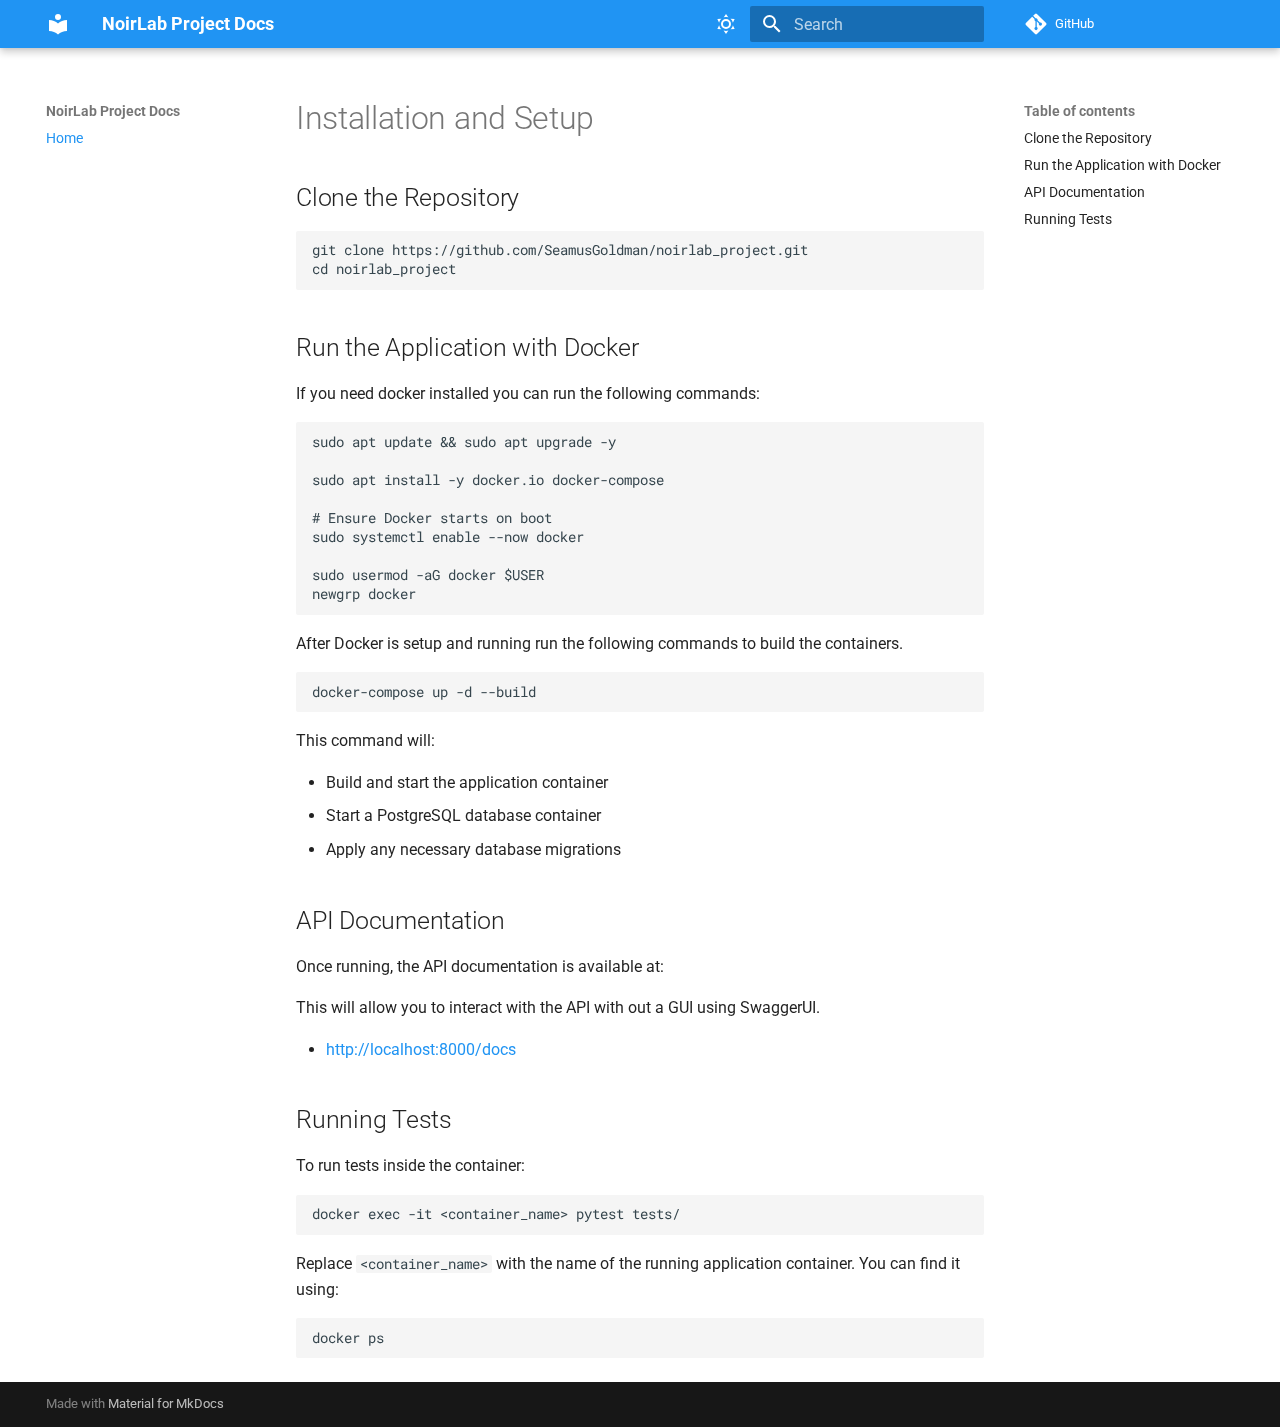
<file: index.html>
<!doctype html>
<html lang="en" class="no-js">
  <head>
    
      <meta charset="utf-8">
      <meta name="viewport" content="width=device-width,initial-scale=1">
      
      
      
      
      
      
      <link rel="icon" href="assets/images/favicon.png">
      <meta name="generator" content="mkdocs-1.6.1, mkdocs-material-9.6.3">
    
    
      
        <title>NoirLab Project Docs</title>
      
    
    
      <link rel="stylesheet" href="assets/stylesheets/main.d7758b05.min.css">
      
        
        <link rel="stylesheet" href="assets/stylesheets/palette.06af60db.min.css">
      
      


    
    
      
    
    
      
        
        
        <link rel="preconnect" href="https://fonts.gstatic.com" crossorigin>
        <link rel="stylesheet" href="https://fonts.googleapis.com/css?family=Roboto:300,300i,400,400i,700,700i%7CRoboto+Mono:400,400i,700,700i&display=fallback">
        <style>:root{--md-text-font:"Roboto";--md-code-font:"Roboto Mono"}</style>
      
    
    
    <script>__md_scope=new URL(".",location),__md_hash=e=>[...e].reduce(((e,_)=>(e<<5)-e+_.charCodeAt(0)),0),__md_get=(e,_=localStorage,t=__md_scope)=>JSON.parse(_.getItem(t.pathname+"."+e)),__md_set=(e,_,t=localStorage,a=__md_scope)=>{try{t.setItem(a.pathname+"."+e,JSON.stringify(_))}catch(e){}}</script>
    
      

    
    
    
  </head>
  
  
    
    
      
    
    
    
    
    <body dir="ltr" data-md-color-scheme="default" data-md-color-primary="blue" data-md-color-accent="blue">
  
    
    <input class="md-toggle" data-md-toggle="drawer" type="checkbox" id="__drawer" autocomplete="off">
    <input class="md-toggle" data-md-toggle="search" type="checkbox" id="__search" autocomplete="off">
    <label class="md-overlay" for="__drawer"></label>
    <div data-md-component="skip">
      
        
        <a href="#installation-and-setup" class="md-skip">
          Skip to content
        </a>
      
    </div>
    <div data-md-component="announce">
      
    </div>
    
    
      

  

<header class="md-header md-header--shadow" data-md-component="header">
  <nav class="md-header__inner md-grid" aria-label="Header">
    <a href="." title="NoirLab Project Docs" class="md-header__button md-logo" aria-label="NoirLab Project Docs" data-md-component="logo">
      
  
  <svg xmlns="http://www.w3.org/2000/svg" viewBox="0 0 24 24"><path d="M12 8a3 3 0 0 0 3-3 3 3 0 0 0-3-3 3 3 0 0 0-3 3 3 3 0 0 0 3 3m0 3.54C9.64 9.35 6.5 8 3 8v11c3.5 0 6.64 1.35 9 3.54 2.36-2.19 5.5-3.54 9-3.54V8c-3.5 0-6.64 1.35-9 3.54"/></svg>

    </a>
    <label class="md-header__button md-icon" for="__drawer">
      
      <svg xmlns="http://www.w3.org/2000/svg" viewBox="0 0 24 24"><path d="M3 6h18v2H3zm0 5h18v2H3zm0 5h18v2H3z"/></svg>
    </label>
    <div class="md-header__title" data-md-component="header-title">
      <div class="md-header__ellipsis">
        <div class="md-header__topic">
          <span class="md-ellipsis">
            NoirLab Project Docs
          </span>
        </div>
        <div class="md-header__topic" data-md-component="header-topic">
          <span class="md-ellipsis">
            
              Home
            
          </span>
        </div>
      </div>
    </div>
    
      
        <form class="md-header__option" data-md-component="palette">
  
    
    
    
    <input class="md-option" data-md-color-media="(prefers-color-scheme: light)" data-md-color-scheme="default" data-md-color-primary="blue" data-md-color-accent="blue"  aria-label="Switch to dark mode"  type="radio" name="__palette" id="__palette_0">
    
      <label class="md-header__button md-icon" title="Switch to dark mode" for="__palette_1" hidden>
        <svg xmlns="http://www.w3.org/2000/svg" viewBox="0 0 24 24"><path d="M12 7a5 5 0 0 1 5 5 5 5 0 0 1-5 5 5 5 0 0 1-5-5 5 5 0 0 1 5-5m0 2a3 3 0 0 0-3 3 3 3 0 0 0 3 3 3 3 0 0 0 3-3 3 3 0 0 0-3-3m0-7 2.39 3.42C13.65 5.15 12.84 5 12 5s-1.65.15-2.39.42zM3.34 7l4.16-.35A7.2 7.2 0 0 0 5.94 8.5c-.44.74-.69 1.5-.83 2.29zm.02 10 1.76-3.77a7.131 7.131 0 0 0 2.38 4.14zM20.65 7l-1.77 3.79a7.02 7.02 0 0 0-2.38-4.15zm-.01 10-4.14.36c.59-.51 1.12-1.14 1.54-1.86.42-.73.69-1.5.83-2.29zM12 22l-2.41-3.44c.74.27 1.55.44 2.41.44.82 0 1.63-.17 2.37-.44z"/></svg>
      </label>
    
  
    
    
    
    <input class="md-option" data-md-color-media="(prefers-color-scheme: dark)" data-md-color-scheme="slate" data-md-color-primary="blue" data-md-color-accent="blue"  aria-label="Switch to light mode"  type="radio" name="__palette" id="__palette_1">
    
      <label class="md-header__button md-icon" title="Switch to light mode" for="__palette_0" hidden>
        <svg xmlns="http://www.w3.org/2000/svg" viewBox="0 0 24 24"><path d="m17.75 4.09-2.53 1.94.91 3.06-2.63-1.81-2.63 1.81.91-3.06-2.53-1.94L12.44 4l1.06-3 1.06 3zm3.5 6.91-1.64 1.25.59 1.98-1.7-1.17-1.7 1.17.59-1.98L15.75 11l2.06-.05L18.5 9l.69 1.95zm-2.28 4.95c.83-.08 1.72 1.1 1.19 1.85-.32.45-.66.87-1.08 1.27C15.17 23 8.84 23 4.94 19.07c-3.91-3.9-3.91-10.24 0-14.14.4-.4.82-.76 1.27-1.08.75-.53 1.93.36 1.85 1.19-.27 2.86.69 5.83 2.89 8.02a9.96 9.96 0 0 0 8.02 2.89m-1.64 2.02a12.08 12.08 0 0 1-7.8-3.47c-2.17-2.19-3.33-5-3.49-7.82-2.81 3.14-2.7 7.96.31 10.98 3.02 3.01 7.84 3.12 10.98.31"/></svg>
      </label>
    
  
</form>
      
    
    
      <script>var palette=__md_get("__palette");if(palette&&palette.color){if("(prefers-color-scheme)"===palette.color.media){var media=matchMedia("(prefers-color-scheme: light)"),input=document.querySelector(media.matches?"[data-md-color-media='(prefers-color-scheme: light)']":"[data-md-color-media='(prefers-color-scheme: dark)']");palette.color.media=input.getAttribute("data-md-color-media"),palette.color.scheme=input.getAttribute("data-md-color-scheme"),palette.color.primary=input.getAttribute("data-md-color-primary"),palette.color.accent=input.getAttribute("data-md-color-accent")}for(var[key,value]of Object.entries(palette.color))document.body.setAttribute("data-md-color-"+key,value)}</script>
    
    
    
      <label class="md-header__button md-icon" for="__search">
        
        <svg xmlns="http://www.w3.org/2000/svg" viewBox="0 0 24 24"><path d="M9.5 3A6.5 6.5 0 0 1 16 9.5c0 1.61-.59 3.09-1.56 4.23l.27.27h.79l5 5-1.5 1.5-5-5v-.79l-.27-.27A6.52 6.52 0 0 1 9.5 16 6.5 6.5 0 0 1 3 9.5 6.5 6.5 0 0 1 9.5 3m0 2C7 5 5 7 5 9.5S7 14 9.5 14 14 12 14 9.5 12 5 9.5 5"/></svg>
      </label>
      <div class="md-search" data-md-component="search" role="dialog">
  <label class="md-search__overlay" for="__search"></label>
  <div class="md-search__inner" role="search">
    <form class="md-search__form" name="search">
      <input type="text" class="md-search__input" name="query" aria-label="Search" placeholder="Search" autocapitalize="off" autocorrect="off" autocomplete="off" spellcheck="false" data-md-component="search-query" required>
      <label class="md-search__icon md-icon" for="__search">
        
        <svg xmlns="http://www.w3.org/2000/svg" viewBox="0 0 24 24"><path d="M9.5 3A6.5 6.5 0 0 1 16 9.5c0 1.61-.59 3.09-1.56 4.23l.27.27h.79l5 5-1.5 1.5-5-5v-.79l-.27-.27A6.52 6.52 0 0 1 9.5 16 6.5 6.5 0 0 1 3 9.5 6.5 6.5 0 0 1 9.5 3m0 2C7 5 5 7 5 9.5S7 14 9.5 14 14 12 14 9.5 12 5 9.5 5"/></svg>
        
        <svg xmlns="http://www.w3.org/2000/svg" viewBox="0 0 24 24"><path d="M20 11v2H8l5.5 5.5-1.42 1.42L4.16 12l7.92-7.92L13.5 5.5 8 11z"/></svg>
      </label>
      <nav class="md-search__options" aria-label="Search">
        
        <button type="reset" class="md-search__icon md-icon" title="Clear" aria-label="Clear" tabindex="-1">
          
          <svg xmlns="http://www.w3.org/2000/svg" viewBox="0 0 24 24"><path d="M19 6.41 17.59 5 12 10.59 6.41 5 5 6.41 10.59 12 5 17.59 6.41 19 12 13.41 17.59 19 19 17.59 13.41 12z"/></svg>
        </button>
      </nav>
      
    </form>
    <div class="md-search__output">
      <div class="md-search__scrollwrap" tabindex="0" data-md-scrollfix>
        <div class="md-search-result" data-md-component="search-result">
          <div class="md-search-result__meta">
            Initializing search
          </div>
          <ol class="md-search-result__list" role="presentation"></ol>
        </div>
      </div>
    </div>
  </div>
</div>
    
    
      <div class="md-header__source">
        <a href="https://github.com/SeamusGoldman/noirlab_project" title="Go to repository" class="md-source" data-md-component="source">
  <div class="md-source__icon md-icon">
    
    <svg xmlns="http://www.w3.org/2000/svg" viewBox="0 0 448 512"><!--! Font Awesome Free 6.7.2 by @fontawesome - https://fontawesome.com License - https://fontawesome.com/license/free (Icons: CC BY 4.0, Fonts: SIL OFL 1.1, Code: MIT License) Copyright 2024 Fonticons, Inc.--><path d="M439.55 236.05 244 40.45a28.87 28.87 0 0 0-40.81 0l-40.66 40.63 51.52 51.52c27.06-9.14 52.68 16.77 43.39 43.68l49.66 49.66c34.23-11.8 61.18 31 35.47 56.69-26.49 26.49-70.21-2.87-56-37.34L240.22 199v121.85c25.3 12.54 22.26 41.85 9.08 55a34.34 34.34 0 0 1-48.55 0c-17.57-17.6-11.07-46.91 11.25-56v-123c-20.8-8.51-24.6-30.74-18.64-45L142.57 101 8.45 235.14a28.86 28.86 0 0 0 0 40.81l195.61 195.6a28.86 28.86 0 0 0 40.8 0l194.69-194.69a28.86 28.86 0 0 0 0-40.81"/></svg>
  </div>
  <div class="md-source__repository">
    GitHub
  </div>
</a>
      </div>
    
  </nav>
  
</header>
    
    <div class="md-container" data-md-component="container">
      
      
        
          
        
      
      <main class="md-main" data-md-component="main">
        <div class="md-main__inner md-grid">
          
            
              
              <div class="md-sidebar md-sidebar--primary" data-md-component="sidebar" data-md-type="navigation" >
                <div class="md-sidebar__scrollwrap">
                  <div class="md-sidebar__inner">
                    



<nav class="md-nav md-nav--primary" aria-label="Navigation" data-md-level="0">
  <label class="md-nav__title" for="__drawer">
    <a href="." title="NoirLab Project Docs" class="md-nav__button md-logo" aria-label="NoirLab Project Docs" data-md-component="logo">
      
  
  <svg xmlns="http://www.w3.org/2000/svg" viewBox="0 0 24 24"><path d="M12 8a3 3 0 0 0 3-3 3 3 0 0 0-3-3 3 3 0 0 0-3 3 3 3 0 0 0 3 3m0 3.54C9.64 9.35 6.5 8 3 8v11c3.5 0 6.64 1.35 9 3.54 2.36-2.19 5.5-3.54 9-3.54V8c-3.5 0-6.64 1.35-9 3.54"/></svg>

    </a>
    NoirLab Project Docs
  </label>
  
    <div class="md-nav__source">
      <a href="https://github.com/SeamusGoldman/noirlab_project" title="Go to repository" class="md-source" data-md-component="source">
  <div class="md-source__icon md-icon">
    
    <svg xmlns="http://www.w3.org/2000/svg" viewBox="0 0 448 512"><!--! Font Awesome Free 6.7.2 by @fontawesome - https://fontawesome.com License - https://fontawesome.com/license/free (Icons: CC BY 4.0, Fonts: SIL OFL 1.1, Code: MIT License) Copyright 2024 Fonticons, Inc.--><path d="M439.55 236.05 244 40.45a28.87 28.87 0 0 0-40.81 0l-40.66 40.63 51.52 51.52c27.06-9.14 52.68 16.77 43.39 43.68l49.66 49.66c34.23-11.8 61.18 31 35.47 56.69-26.49 26.49-70.21-2.87-56-37.34L240.22 199v121.85c25.3 12.54 22.26 41.85 9.08 55a34.34 34.34 0 0 1-48.55 0c-17.57-17.6-11.07-46.91 11.25-56v-123c-20.8-8.51-24.6-30.74-18.64-45L142.57 101 8.45 235.14a28.86 28.86 0 0 0 0 40.81l195.61 195.6a28.86 28.86 0 0 0 40.8 0l194.69-194.69a28.86 28.86 0 0 0 0-40.81"/></svg>
  </div>
  <div class="md-source__repository">
    GitHub
  </div>
</a>
    </div>
  
  <ul class="md-nav__list" data-md-scrollfix>
    
      
      
  
  
    
  
  
  
    <li class="md-nav__item md-nav__item--active">
      
      <input class="md-nav__toggle md-toggle" type="checkbox" id="__toc">
      
      
        
      
      
        <label class="md-nav__link md-nav__link--active" for="__toc">
          
  
  <span class="md-ellipsis">
    Home
    
  </span>
  

          <span class="md-nav__icon md-icon"></span>
        </label>
      
      <a href="." class="md-nav__link md-nav__link--active">
        
  
  <span class="md-ellipsis">
    Home
    
  </span>
  

      </a>
      
        

<nav class="md-nav md-nav--secondary" aria-label="Table of contents">
  
  
  
    
  
  
    <label class="md-nav__title" for="__toc">
      <span class="md-nav__icon md-icon"></span>
      Table of contents
    </label>
    <ul class="md-nav__list" data-md-component="toc" data-md-scrollfix>
      
        <li class="md-nav__item">
  <a href="#clone-the-repository" class="md-nav__link">
    <span class="md-ellipsis">
      Clone the Repository
    </span>
  </a>
  
</li>
      
        <li class="md-nav__item">
  <a href="#run-the-application-with-docker" class="md-nav__link">
    <span class="md-ellipsis">
      Run the Application with Docker
    </span>
  </a>
  
</li>
      
        <li class="md-nav__item">
  <a href="#api-documentation" class="md-nav__link">
    <span class="md-ellipsis">
      API Documentation
    </span>
  </a>
  
</li>
      
        <li class="md-nav__item">
  <a href="#running-tests" class="md-nav__link">
    <span class="md-ellipsis">
      Running Tests
    </span>
  </a>
  
</li>
      
    </ul>
  
</nav>
      
    </li>
  

    
  </ul>
</nav>
                  </div>
                </div>
              </div>
            
            
              
              <div class="md-sidebar md-sidebar--secondary" data-md-component="sidebar" data-md-type="toc" >
                <div class="md-sidebar__scrollwrap">
                  <div class="md-sidebar__inner">
                    

<nav class="md-nav md-nav--secondary" aria-label="Table of contents">
  
  
  
    
  
  
    <label class="md-nav__title" for="__toc">
      <span class="md-nav__icon md-icon"></span>
      Table of contents
    </label>
    <ul class="md-nav__list" data-md-component="toc" data-md-scrollfix>
      
        <li class="md-nav__item">
  <a href="#clone-the-repository" class="md-nav__link">
    <span class="md-ellipsis">
      Clone the Repository
    </span>
  </a>
  
</li>
      
        <li class="md-nav__item">
  <a href="#run-the-application-with-docker" class="md-nav__link">
    <span class="md-ellipsis">
      Run the Application with Docker
    </span>
  </a>
  
</li>
      
        <li class="md-nav__item">
  <a href="#api-documentation" class="md-nav__link">
    <span class="md-ellipsis">
      API Documentation
    </span>
  </a>
  
</li>
      
        <li class="md-nav__item">
  <a href="#running-tests" class="md-nav__link">
    <span class="md-ellipsis">
      Running Tests
    </span>
  </a>
  
</li>
      
    </ul>
  
</nav>
                  </div>
                </div>
              </div>
            
          
          
            <div class="md-content" data-md-component="content">
              <article class="md-content__inner md-typeset">
                
                  


  
  


<h1 id="installation-and-setup">Installation and Setup</h1>
<h2 id="clone-the-repository">Clone the Repository</h2>
<pre><code class="language-bash">git clone https://github.com/SeamusGoldman/noirlab_project.git
cd noirlab_project
</code></pre>
<h2 id="run-the-application-with-docker">Run the Application with Docker</h2>
<p>If you need docker installed you can run the following commands:</p>
<pre><code class="language-bash">sudo apt update &amp;&amp; sudo apt upgrade -y

sudo apt install -y docker.io docker-compose

# Ensure Docker starts on boot
sudo systemctl enable --now docker

sudo usermod -aG docker $USER
newgrp docker
</code></pre>
<p>After Docker is setup and running run the following commands to build the containers.</p>
<pre><code class="language-bash">docker-compose up -d --build
</code></pre>
<p>This command will:</p>
<ul>
<li>Build and start the application container</li>
<li>Start a PostgreSQL database container</li>
<li>Apply any necessary database migrations</li>
</ul>
<h2 id="api-documentation">API Documentation</h2>
<p>Once running, the API documentation is available at:</p>
<p>This will allow you to interact with the API with out a GUI using SwaggerUI.</p>
<ul>
<li><a href="http://localhost:8000/docs">http://localhost:8000/docs</a></li>
</ul>
<h2 id="running-tests">Running Tests</h2>
<p>To run tests inside the container:</p>
<pre><code class="language-bash">docker exec -it &lt;container_name&gt; pytest tests/
</code></pre>
<p>Replace <code>&lt;container_name&gt;</code> with the name of the running application container. You can find it using:</p>
<pre><code class="language-bash">docker ps
</code></pre>












                
              </article>
            </div>
          
          
<script>var target=document.getElementById(location.hash.slice(1));target&&target.name&&(target.checked=target.name.startsWith("__tabbed_"))</script>
        </div>
        
      </main>
      
        <footer class="md-footer">
  
  <div class="md-footer-meta md-typeset">
    <div class="md-footer-meta__inner md-grid">
      <div class="md-copyright">
  
  
    Made with
    <a href="https://squidfunk.github.io/mkdocs-material/" target="_blank" rel="noopener">
      Material for MkDocs
    </a>
  
</div>
      
    </div>
  </div>
</footer>
      
    </div>
    <div class="md-dialog" data-md-component="dialog">
      <div class="md-dialog__inner md-typeset"></div>
    </div>
    
    
    <script id="__config" type="application/json">{"base": ".", "features": [], "search": "assets/javascripts/workers/search.f8cc74c7.min.js", "translations": {"clipboard.copied": "Copied to clipboard", "clipboard.copy": "Copy to clipboard", "search.result.more.one": "1 more on this page", "search.result.more.other": "# more on this page", "search.result.none": "No matching documents", "search.result.one": "1 matching document", "search.result.other": "# matching documents", "search.result.placeholder": "Type to start searching", "search.result.term.missing": "Missing", "select.version": "Select version"}}</script>
    
    
      <script src="assets/javascripts/bundle.f1b6f286.min.js"></script>
      
    
  </body>
</html>
</file>
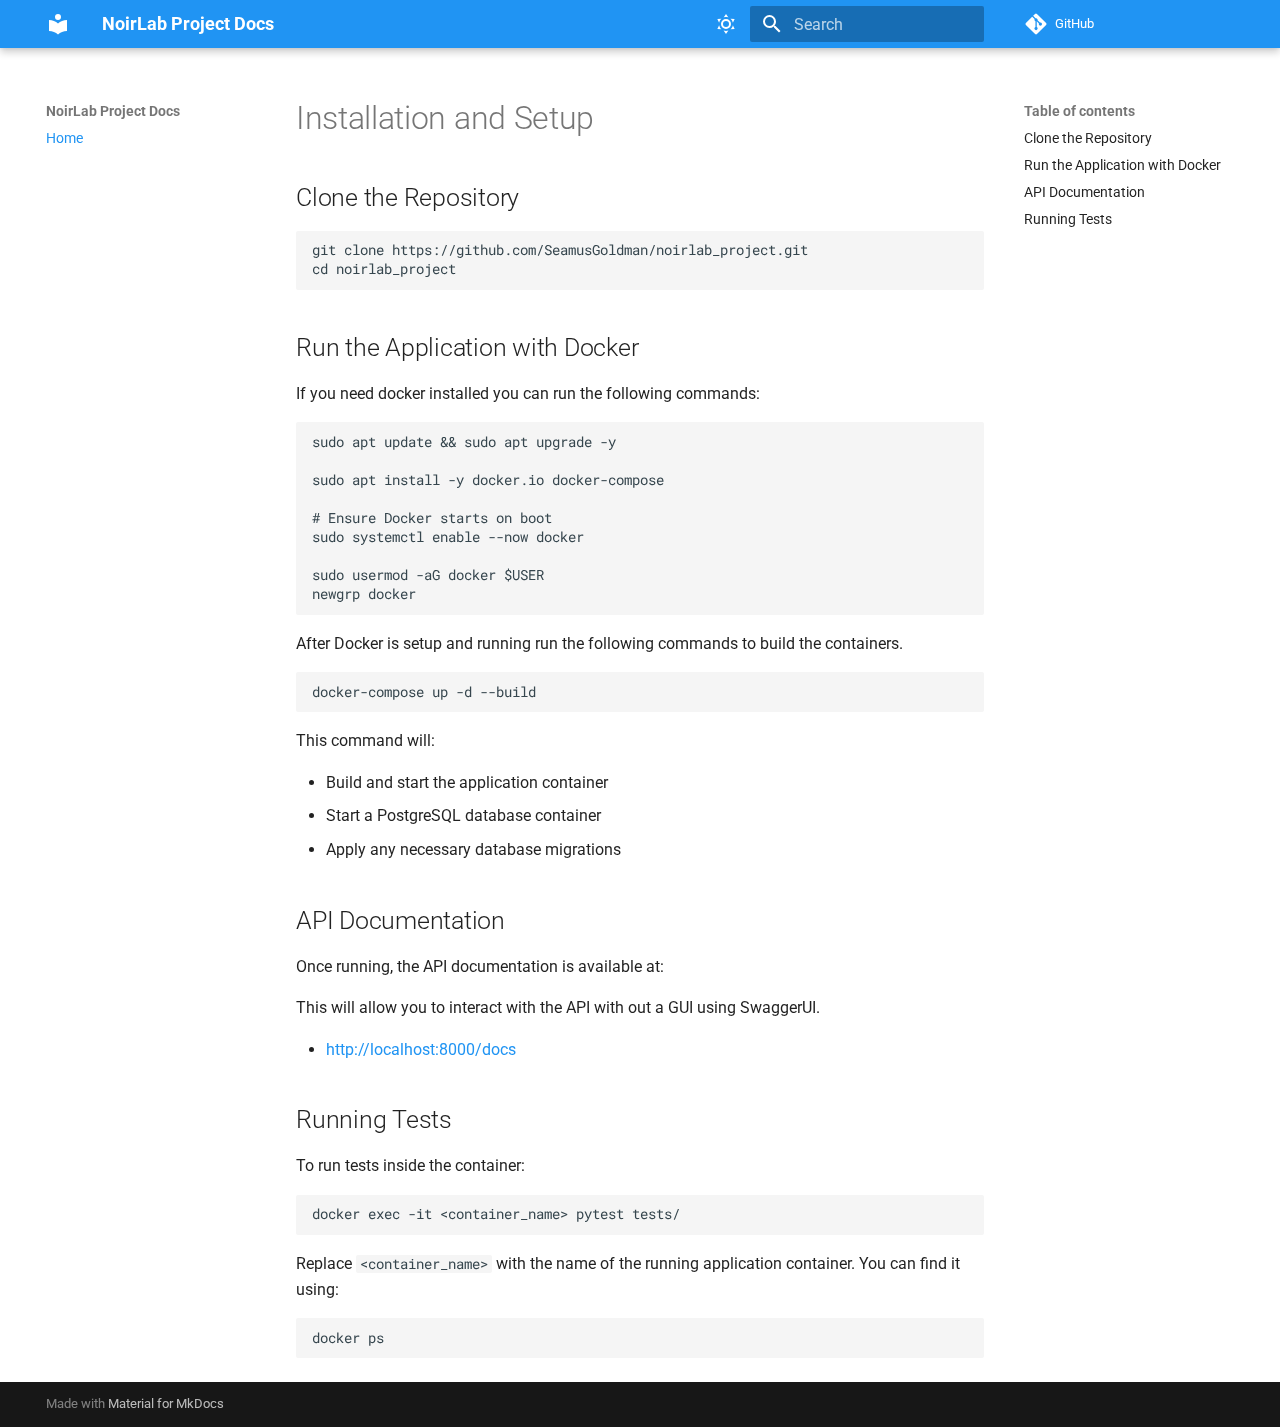
<file: docs/site/index.html>
<!doctype html>
<html lang="en" class="no-js">
  <head>

      <meta charset="utf-8">
      <meta name="viewport" content="width=device-width,initial-scale=1">






      <link rel="icon" href="assets/images/favicon.png">
      <meta name="generator" content="mkdocs-1.6.1, mkdocs-material-9.6.3">



        <title>NoirLab Project Docs</title>



      <link rel="stylesheet" href="assets/stylesheets/main.d7758b05.min.css">


        <link rel="stylesheet" href="assets/stylesheets/palette.06af60db.min.css">












        <link rel="preconnect" href="https://fonts.gstatic.com" crossorigin>
        <link rel="stylesheet" href="https://fonts.googleapis.com/css?family=Roboto:300,300i,400,400i,700,700i%7CRoboto+Mono:400,400i,700,700i&display=fallback">
        <style>:root{--md-text-font:"Roboto";--md-code-font:"Roboto Mono"}</style>



    <script>__md_scope=new URL(".",location),__md_hash=e=>[...e].reduce(((e,_)=>(e<<5)-e+_.charCodeAt(0)),0),__md_get=(e,_=localStorage,t=__md_scope)=>JSON.parse(_.getItem(t.pathname+"."+e)),__md_set=(e,_,t=localStorage,a=__md_scope)=>{try{t.setItem(a.pathname+"."+e,JSON.stringify(_))}catch(e){}}</script>






  </head>









    <body dir="ltr" data-md-color-scheme="default" data-md-color-primary="blue" data-md-color-accent="blue">


    <input class="md-toggle" data-md-toggle="drawer" type="checkbox" id="__drawer" autocomplete="off">
    <input class="md-toggle" data-md-toggle="search" type="checkbox" id="__search" autocomplete="off">
    <label class="md-overlay" for="__drawer"></label>
    <div data-md-component="skip">


        <a href="#installation-and-setup" class="md-skip">
          Skip to content
        </a>

    </div>
    <div data-md-component="announce">

    </div>






<header class="md-header md-header--shadow" data-md-component="header">
  <nav class="md-header__inner md-grid" aria-label="Header">
    <a href="." title="NoirLab Project Docs" class="md-header__button md-logo" aria-label="NoirLab Project Docs" data-md-component="logo">


  <svg xmlns="http://www.w3.org/2000/svg" viewBox="0 0 24 24"><path d="M12 8a3 3 0 0 0 3-3 3 3 0 0 0-3-3 3 3 0 0 0-3 3 3 3 0 0 0 3 3m0 3.54C9.64 9.35 6.5 8 3 8v11c3.5 0 6.64 1.35 9 3.54 2.36-2.19 5.5-3.54 9-3.54V8c-3.5 0-6.64 1.35-9 3.54"/></svg>

    </a>
    <label class="md-header__button md-icon" for="__drawer">

      <svg xmlns="http://www.w3.org/2000/svg" viewBox="0 0 24 24"><path d="M3 6h18v2H3zm0 5h18v2H3zm0 5h18v2H3z"/></svg>
    </label>
    <div class="md-header__title" data-md-component="header-title">
      <div class="md-header__ellipsis">
        <div class="md-header__topic">
          <span class="md-ellipsis">
            NoirLab Project Docs
          </span>
        </div>
        <div class="md-header__topic" data-md-component="header-topic">
          <span class="md-ellipsis">

              Home

          </span>
        </div>
      </div>
    </div>


        <form class="md-header__option" data-md-component="palette">




    <input class="md-option" data-md-color-media="(prefers-color-scheme: light)" data-md-color-scheme="default" data-md-color-primary="blue" data-md-color-accent="blue"  aria-label="Switch to dark mode"  type="radio" name="__palette" id="__palette_0">

      <label class="md-header__button md-icon" title="Switch to dark mode" for="__palette_1" hidden>
        <svg xmlns="http://www.w3.org/2000/svg" viewBox="0 0 24 24"><path d="M12 7a5 5 0 0 1 5 5 5 5 0 0 1-5 5 5 5 0 0 1-5-5 5 5 0 0 1 5-5m0 2a3 3 0 0 0-3 3 3 3 0 0 0 3 3 3 3 0 0 0 3-3 3 3 0 0 0-3-3m0-7 2.39 3.42C13.65 5.15 12.84 5 12 5s-1.65.15-2.39.42zM3.34 7l4.16-.35A7.2 7.2 0 0 0 5.94 8.5c-.44.74-.69 1.5-.83 2.29zm.02 10 1.76-3.77a7.131 7.131 0 0 0 2.38 4.14zM20.65 7l-1.77 3.79a7.02 7.02 0 0 0-2.38-4.15zm-.01 10-4.14.36c.59-.51 1.12-1.14 1.54-1.86.42-.73.69-1.5.83-2.29zM12 22l-2.41-3.44c.74.27 1.55.44 2.41.44.82 0 1.63-.17 2.37-.44z"/></svg>
      </label>





    <input class="md-option" data-md-color-media="(prefers-color-scheme: dark)" data-md-color-scheme="slate" data-md-color-primary="blue" data-md-color-accent="blue"  aria-label="Switch to light mode"  type="radio" name="__palette" id="__palette_1">

      <label class="md-header__button md-icon" title="Switch to light mode" for="__palette_0" hidden>
        <svg xmlns="http://www.w3.org/2000/svg" viewBox="0 0 24 24"><path d="m17.75 4.09-2.53 1.94.91 3.06-2.63-1.81-2.63 1.81.91-3.06-2.53-1.94L12.44 4l1.06-3 1.06 3zm3.5 6.91-1.64 1.25.59 1.98-1.7-1.17-1.7 1.17.59-1.98L15.75 11l2.06-.05L18.5 9l.69 1.95zm-2.28 4.95c.83-.08 1.72 1.1 1.19 1.85-.32.45-.66.87-1.08 1.27C15.17 23 8.84 23 4.94 19.07c-3.91-3.9-3.91-10.24 0-14.14.4-.4.82-.76 1.27-1.08.75-.53 1.93.36 1.85 1.19-.27 2.86.69 5.83 2.89 8.02a9.96 9.96 0 0 0 8.02 2.89m-1.64 2.02a12.08 12.08 0 0 1-7.8-3.47c-2.17-2.19-3.33-5-3.49-7.82-2.81 3.14-2.7 7.96.31 10.98 3.02 3.01 7.84 3.12 10.98.31"/></svg>
      </label>


</form>



      <script>var palette=__md_get("__palette");if(palette&&palette.color){if("(prefers-color-scheme)"===palette.color.media){var media=matchMedia("(prefers-color-scheme: light)"),input=document.querySelector(media.matches?"[data-md-color-media='(prefers-color-scheme: light)']":"[data-md-color-media='(prefers-color-scheme: dark)']");palette.color.media=input.getAttribute("data-md-color-media"),palette.color.scheme=input.getAttribute("data-md-color-scheme"),palette.color.primary=input.getAttribute("data-md-color-primary"),palette.color.accent=input.getAttribute("data-md-color-accent")}for(var[key,value]of Object.entries(palette.color))document.body.setAttribute("data-md-color-"+key,value)}</script>



      <label class="md-header__button md-icon" for="__search">

        <svg xmlns="http://www.w3.org/2000/svg" viewBox="0 0 24 24"><path d="M9.5 3A6.5 6.5 0 0 1 16 9.5c0 1.61-.59 3.09-1.56 4.23l.27.27h.79l5 5-1.5 1.5-5-5v-.79l-.27-.27A6.52 6.52 0 0 1 9.5 16 6.5 6.5 0 0 1 3 9.5 6.5 6.5 0 0 1 9.5 3m0 2C7 5 5 7 5 9.5S7 14 9.5 14 14 12 14 9.5 12 5 9.5 5"/></svg>
      </label>
      <div class="md-search" data-md-component="search" role="dialog">
  <label class="md-search__overlay" for="__search"></label>
  <div class="md-search__inner" role="search">
    <form class="md-search__form" name="search">
      <input type="text" class="md-search__input" name="query" aria-label="Search" placeholder="Search" autocapitalize="off" autocorrect="off" autocomplete="off" spellcheck="false" data-md-component="search-query" required>
      <label class="md-search__icon md-icon" for="__search">

        <svg xmlns="http://www.w3.org/2000/svg" viewBox="0 0 24 24"><path d="M9.5 3A6.5 6.5 0 0 1 16 9.5c0 1.61-.59 3.09-1.56 4.23l.27.27h.79l5 5-1.5 1.5-5-5v-.79l-.27-.27A6.52 6.52 0 0 1 9.5 16 6.5 6.5 0 0 1 3 9.5 6.5 6.5 0 0 1 9.5 3m0 2C7 5 5 7 5 9.5S7 14 9.5 14 14 12 14 9.5 12 5 9.5 5"/></svg>

        <svg xmlns="http://www.w3.org/2000/svg" viewBox="0 0 24 24"><path d="M20 11v2H8l5.5 5.5-1.42 1.42L4.16 12l7.92-7.92L13.5 5.5 8 11z"/></svg>
      </label>
      <nav class="md-search__options" aria-label="Search">

        <button type="reset" class="md-search__icon md-icon" title="Clear" aria-label="Clear" tabindex="-1">

          <svg xmlns="http://www.w3.org/2000/svg" viewBox="0 0 24 24"><path d="M19 6.41 17.59 5 12 10.59 6.41 5 5 6.41 10.59 12 5 17.59 6.41 19 12 13.41 17.59 19 19 17.59 13.41 12z"/></svg>
        </button>
      </nav>

    </form>
    <div class="md-search__output">
      <div class="md-search__scrollwrap" tabindex="0" data-md-scrollfix>
        <div class="md-search-result" data-md-component="search-result">
          <div class="md-search-result__meta">
            Initializing search
          </div>
          <ol class="md-search-result__list" role="presentation"></ol>
        </div>
      </div>
    </div>
  </div>
</div>


      <div class="md-header__source">
        <a href="https://github.com/SeamusGoldman/noirlab_project" title="Go to repository" class="md-source" data-md-component="source">
  <div class="md-source__icon md-icon">

    <svg xmlns="http://www.w3.org/2000/svg" viewBox="0 0 448 512"><!--! Font Awesome Free 6.7.2 by @fontawesome - https://fontawesome.com License - https://fontawesome.com/license/free (Icons: CC BY 4.0, Fonts: SIL OFL 1.1, Code: MIT License) Copyright 2024 Fonticons, Inc.--><path d="M439.55 236.05 244 40.45a28.87 28.87 0 0 0-40.81 0l-40.66 40.63 51.52 51.52c27.06-9.14 52.68 16.77 43.39 43.68l49.66 49.66c34.23-11.8 61.18 31 35.47 56.69-26.49 26.49-70.21-2.87-56-37.34L240.22 199v121.85c25.3 12.54 22.26 41.85 9.08 55a34.34 34.34 0 0 1-48.55 0c-17.57-17.6-11.07-46.91 11.25-56v-123c-20.8-8.51-24.6-30.74-18.64-45L142.57 101 8.45 235.14a28.86 28.86 0 0 0 0 40.81l195.61 195.6a28.86 28.86 0 0 0 40.8 0l194.69-194.69a28.86 28.86 0 0 0 0-40.81"/></svg>
  </div>
  <div class="md-source__repository">
    GitHub
  </div>
</a>
      </div>

  </nav>

</header>

    <div class="md-container" data-md-component="container">






      <main class="md-main" data-md-component="main">
        <div class="md-main__inner md-grid">



              <div class="md-sidebar md-sidebar--primary" data-md-component="sidebar" data-md-type="navigation" >
                <div class="md-sidebar__scrollwrap">
                  <div class="md-sidebar__inner">




<nav class="md-nav md-nav--primary" aria-label="Navigation" data-md-level="0">
  <label class="md-nav__title" for="__drawer">
    <a href="." title="NoirLab Project Docs" class="md-nav__button md-logo" aria-label="NoirLab Project Docs" data-md-component="logo">


  <svg xmlns="http://www.w3.org/2000/svg" viewBox="0 0 24 24"><path d="M12 8a3 3 0 0 0 3-3 3 3 0 0 0-3-3 3 3 0 0 0-3 3 3 3 0 0 0 3 3m0 3.54C9.64 9.35 6.5 8 3 8v11c3.5 0 6.64 1.35 9 3.54 2.36-2.19 5.5-3.54 9-3.54V8c-3.5 0-6.64 1.35-9 3.54"/></svg>

    </a>
    NoirLab Project Docs
  </label>

    <div class="md-nav__source">
      <a href="https://github.com/SeamusGoldman/noirlab_project" title="Go to repository" class="md-source" data-md-component="source">
  <div class="md-source__icon md-icon">

    <svg xmlns="http://www.w3.org/2000/svg" viewBox="0 0 448 512"><!--! Font Awesome Free 6.7.2 by @fontawesome - https://fontawesome.com License - https://fontawesome.com/license/free (Icons: CC BY 4.0, Fonts: SIL OFL 1.1, Code: MIT License) Copyright 2024 Fonticons, Inc.--><path d="M439.55 236.05 244 40.45a28.87 28.87 0 0 0-40.81 0l-40.66 40.63 51.52 51.52c27.06-9.14 52.68 16.77 43.39 43.68l49.66 49.66c34.23-11.8 61.18 31 35.47 56.69-26.49 26.49-70.21-2.87-56-37.34L240.22 199v121.85c25.3 12.54 22.26 41.85 9.08 55a34.34 34.34 0 0 1-48.55 0c-17.57-17.6-11.07-46.91 11.25-56v-123c-20.8-8.51-24.6-30.74-18.64-45L142.57 101 8.45 235.14a28.86 28.86 0 0 0 0 40.81l195.61 195.6a28.86 28.86 0 0 0 40.8 0l194.69-194.69a28.86 28.86 0 0 0 0-40.81"/></svg>
  </div>
  <div class="md-source__repository">
    GitHub
  </div>
</a>
    </div>

  <ul class="md-nav__list" data-md-scrollfix>









    <li class="md-nav__item md-nav__item--active">

      <input class="md-nav__toggle md-toggle" type="checkbox" id="__toc">





        <label class="md-nav__link md-nav__link--active" for="__toc">


  <span class="md-ellipsis">
    Home

  </span>


          <span class="md-nav__icon md-icon"></span>
        </label>

      <a href="." class="md-nav__link md-nav__link--active">


  <span class="md-ellipsis">
    Home

  </span>


      </a>



<nav class="md-nav md-nav--secondary" aria-label="Table of contents">






    <label class="md-nav__title" for="__toc">
      <span class="md-nav__icon md-icon"></span>
      Table of contents
    </label>
    <ul class="md-nav__list" data-md-component="toc" data-md-scrollfix>

        <li class="md-nav__item">
  <a href="#clone-the-repository" class="md-nav__link">
    <span class="md-ellipsis">
      Clone the Repository
    </span>
  </a>

</li>

        <li class="md-nav__item">
  <a href="#run-the-application-with-docker" class="md-nav__link">
    <span class="md-ellipsis">
      Run the Application with Docker
    </span>
  </a>

</li>

        <li class="md-nav__item">
  <a href="#api-documentation" class="md-nav__link">
    <span class="md-ellipsis">
      API Documentation
    </span>
  </a>

</li>

        <li class="md-nav__item">
  <a href="#running-tests" class="md-nav__link">
    <span class="md-ellipsis">
      Running Tests
    </span>
  </a>

</li>

    </ul>

</nav>

    </li>



  </ul>
</nav>
                  </div>
                </div>
              </div>



              <div class="md-sidebar md-sidebar--secondary" data-md-component="sidebar" data-md-type="toc" >
                <div class="md-sidebar__scrollwrap">
                  <div class="md-sidebar__inner">


<nav class="md-nav md-nav--secondary" aria-label="Table of contents">






    <label class="md-nav__title" for="__toc">
      <span class="md-nav__icon md-icon"></span>
      Table of contents
    </label>
    <ul class="md-nav__list" data-md-component="toc" data-md-scrollfix>

        <li class="md-nav__item">
  <a href="#clone-the-repository" class="md-nav__link">
    <span class="md-ellipsis">
      Clone the Repository
    </span>
  </a>

</li>

        <li class="md-nav__item">
  <a href="#run-the-application-with-docker" class="md-nav__link">
    <span class="md-ellipsis">
      Run the Application with Docker
    </span>
  </a>

</li>

        <li class="md-nav__item">
  <a href="#api-documentation" class="md-nav__link">
    <span class="md-ellipsis">
      API Documentation
    </span>
  </a>

</li>

        <li class="md-nav__item">
  <a href="#running-tests" class="md-nav__link">
    <span class="md-ellipsis">
      Running Tests
    </span>
  </a>

</li>

    </ul>

</nav>
                  </div>
                </div>
              </div>



            <div class="md-content" data-md-component="content">
              <article class="md-content__inner md-typeset">








<h1 id="installation-and-setup">Installation and Setup</h1>
<h2 id="clone-the-repository">Clone the Repository</h2>
<pre><code class="language-bash">git clone https://github.com/SeamusGoldman/noirlab_project.git
cd noirlab_project
</code></pre>
<h2 id="run-the-application-with-docker">Run the Application with Docker</h2>
<p>If you need docker installed you can run the following commands:</p>
<pre><code class="language-bash">sudo apt update &amp;&amp; sudo apt upgrade -y

sudo apt install -y docker.io docker-compose

# Ensure Docker starts on boot
sudo systemctl enable --now docker

sudo usermod -aG docker $USER
newgrp docker
</code></pre>
<p>After Docker is setup and running run the following commands to build the containers.</p>
<pre><code class="language-bash">docker-compose up -d --build
</code></pre>
<p>This command will:</p>
<ul>
<li>Build and start the application container</li>
<li>Start a PostgreSQL database container</li>
<li>Apply any necessary database migrations</li>
</ul>
<h2 id="api-documentation">API Documentation</h2>
<p>Once running, the API documentation is available at:</p>
<p>This will allow you to interact with the API with out a GUI using SwaggerUI.</p>
<ul>
<li><a href="http://localhost:8000/docs">http://localhost:8000/docs</a></li>
</ul>
<h2 id="running-tests">Running Tests</h2>
<p>To run tests inside the container:</p>
<pre><code class="language-bash">docker exec -it &lt;container_name&gt; pytest tests/
</code></pre>
<p>Replace <code>&lt;container_name&gt;</code> with the name of the running application container. You can find it using:</p>
<pre><code class="language-bash">docker ps
</code></pre>













              </article>
            </div>


<script>var target=document.getElementById(location.hash.slice(1));target&&target.name&&(target.checked=target.name.startsWith("__tabbed_"))</script>
        </div>

      </main>

        <footer class="md-footer">

  <div class="md-footer-meta md-typeset">
    <div class="md-footer-meta__inner md-grid">
      <div class="md-copyright">


    Made with
    <a href="https://squidfunk.github.io/mkdocs-material/" target="_blank" rel="noopener">
      Material for MkDocs
    </a>

</div>

    </div>
  </div>
</footer>

    </div>
    <div class="md-dialog" data-md-component="dialog">
      <div class="md-dialog__inner md-typeset"></div>
    </div>


    <script id="__config" type="application/json">{"base": ".", "features": [], "search": "assets/javascripts/workers/search.f8cc74c7.min.js", "translations": {"clipboard.copied": "Copied to clipboard", "clipboard.copy": "Copy to clipboard", "search.result.more.one": "1 more on this page", "search.result.more.other": "# more on this page", "search.result.none": "No matching documents", "search.result.one": "1 matching document", "search.result.other": "# matching documents", "search.result.placeholder": "Type to start searching", "search.result.term.missing": "Missing", "select.version": "Select version"}}</script>


      <script src="assets/javascripts/bundle.f1b6f286.min.js"></script>


  </body>
</html>
</file>
<file: assets/stylesheets/main.d7758b05.min.css>
@charset "UTF-8";html{-webkit-text-size-adjust:none;-moz-text-size-adjust:none;text-size-adjust:none;box-sizing:border-box}*,:after,:before{box-sizing:inherit}@media (prefers-reduced-motion){*,:after,:before{transition:none!important}}body{margin:0}a,button,input,label{-webkit-tap-highlight-color:transparent}a{color:inherit;text-decoration:none}hr{border:0;box-sizing:initial;display:block;height:.05rem;overflow:visible;padding:0}small{font-size:80%}sub,sup{line-height:1em}img{border-style:none}table{border-collapse:initial;border-spacing:0}td,th{font-weight:400;vertical-align:top}button{background:#0000;border:0;font-family:inherit;font-size:inherit;margin:0;padding:0}input{border:0;outline:none}:root{--md-primary-fg-color:#4051b5;--md-primary-fg-color--light:#5d6cc0;--md-primary-fg-color--dark:#303fa1;--md-primary-bg-color:#fff;--md-primary-bg-color--light:#ffffffb3;--md-accent-fg-color:#526cfe;--md-accent-fg-color--transparent:#526cfe1a;--md-accent-bg-color:#fff;--md-accent-bg-color--light:#ffffffb3}[data-md-color-scheme=default]{color-scheme:light}[data-md-color-scheme=default] img[src$="#gh-dark-mode-only"],[data-md-color-scheme=default] img[src$="#only-dark"]{display:none}:root,[data-md-color-scheme=default]{--md-hue:225deg;--md-default-fg-color:#000000de;--md-default-fg-color--light:#0000008a;--md-default-fg-color--lighter:#00000052;--md-default-fg-color--lightest:#00000012;--md-default-bg-color:#fff;--md-default-bg-color--light:#ffffffb3;--md-default-bg-color--lighter:#ffffff4d;--md-default-bg-color--lightest:#ffffff1f;--md-code-fg-color:#36464e;--md-code-bg-color:#f5f5f5;--md-code-hl-color:#4287ff;--md-code-hl-color--light:#4287ff1a;--md-code-hl-number-color:#d52a2a;--md-code-hl-special-color:#db1457;--md-code-hl-function-color:#a846b9;--md-code-hl-constant-color:#6e59d9;--md-code-hl-keyword-color:#3f6ec6;--md-code-hl-string-color:#1c7d4d;--md-code-hl-name-color:var(--md-code-fg-color);--md-code-hl-operator-color:var(--md-default-fg-color--light);--md-code-hl-punctuation-color:var(--md-default-fg-color--light);--md-code-hl-comment-color:var(--md-default-fg-color--light);--md-code-hl-generic-color:var(--md-default-fg-color--light);--md-code-hl-variable-color:var(--md-default-fg-color--light);--md-typeset-color:var(--md-default-fg-color);--md-typeset-a-color:var(--md-primary-fg-color);--md-typeset-del-color:#f5503d26;--md-typeset-ins-color:#0bd57026;--md-typeset-kbd-color:#fafafa;--md-typeset-kbd-accent-color:#fff;--md-typeset-kbd-border-color:#b8b8b8;--md-typeset-mark-color:#ffff0080;--md-typeset-table-color:#0000001f;--md-typeset-table-color--light:rgba(0,0,0,.035);--md-admonition-fg-color:var(--md-default-fg-color);--md-admonition-bg-color:var(--md-default-bg-color);--md-warning-fg-color:#000000de;--md-warning-bg-color:#ff9;--md-footer-fg-color:#fff;--md-footer-fg-color--light:#ffffffb3;--md-footer-fg-color--lighter:#ffffff73;--md-footer-bg-color:#000000de;--md-footer-bg-color--dark:#00000052;--md-shadow-z1:0 0.2rem 0.5rem #0000000d,0 0 0.05rem #0000001a;--md-shadow-z2:0 0.2rem 0.5rem #0000001a,0 0 0.05rem #00000040;--md-shadow-z3:0 0.2rem 0.5rem #0003,0 0 0.05rem #00000059}.md-icon svg{fill:currentcolor;display:block;height:1.2rem;width:1.2rem}body{-webkit-font-smoothing:antialiased;-moz-osx-font-smoothing:grayscale;--md-text-font-family:var(--md-text-font,_),-apple-system,BlinkMacSystemFont,Helvetica,Arial,sans-serif;--md-code-font-family:var(--md-code-font,_),SFMono-Regular,Consolas,Menlo,monospace}aside,body,input{font-feature-settings:"kern","liga";color:var(--md-typeset-color);font-family:var(--md-text-font-family)}code,kbd,pre{font-feature-settings:"kern";font-family:var(--md-code-font-family)}:root{--md-typeset-table-sort-icon:url('data:image/svg+xml;charset=utf-8,<svg xmlns="http://www.w3.org/2000/svg" viewBox="0 0 24 24"><path d="m18 21-4-4h3V7h-3l4-4 4 4h-3v10h3M2 19v-2h10v2M2 13v-2h7v2M2 7V5h4v2z"/></svg>');--md-typeset-table-sort-icon--asc:url('data:image/svg+xml;charset=utf-8,<svg xmlns="http://www.w3.org/2000/svg" viewBox="0 0 24 24"><path d="M19 17h3l-4 4-4-4h3V3h2M2 17h10v2H2M6 5v2H2V5m0 6h7v2H2z"/></svg>');--md-typeset-table-sort-icon--desc:url('data:image/svg+xml;charset=utf-8,<svg xmlns="http://www.w3.org/2000/svg" viewBox="0 0 24 24"><path d="M19 7h3l-4-4-4 4h3v14h2M2 17h10v2H2M6 5v2H2V5m0 6h7v2H2z"/></svg>')}.md-typeset{-webkit-print-color-adjust:exact;color-adjust:exact;font-size:.8rem;line-height:1.6;overflow-wrap:break-word}@media print{.md-typeset{font-size:.68rem}}.md-typeset blockquote,.md-typeset dl,.md-typeset figure,.md-typeset ol,.md-typeset pre,.md-typeset ul{margin-bottom:1em;margin-top:1em}.md-typeset h1{color:var(--md-default-fg-color--light);font-size:2em;line-height:1.3;margin:0 0 1.25em}.md-typeset h1,.md-typeset h2{font-weight:300;letter-spacing:-.01em}.md-typeset h2{font-size:1.5625em;line-height:1.4;margin:1.6em 0 .64em}.md-typeset h3{font-size:1.25em;font-weight:400;letter-spacing:-.01em;line-height:1.5;margin:1.6em 0 .8em}.md-typeset h2+h3{margin-top:.8em}.md-typeset h4{font-weight:700;letter-spacing:-.01em;margin:1em 0}.md-typeset h5,.md-typeset h6{color:var(--md-default-fg-color--light);font-size:.8em;font-weight:700;letter-spacing:-.01em;margin:1.25em 0}.md-typeset h5{text-transform:uppercase}.md-typeset h5 code{text-transform:none}.md-typeset hr{border-bottom:.05rem solid var(--md-default-fg-color--lightest);display:flow-root;margin:1.5em 0}.md-typeset a{color:var(--md-typeset-a-color);word-break:break-word}.md-typeset a,.md-typeset a:before{transition:color 125ms}.md-typeset a:focus,.md-typeset a:hover{color:var(--md-accent-fg-color)}.md-typeset a:focus code,.md-typeset a:hover code{background-color:var(--md-accent-fg-color--transparent)}.md-typeset a code{color:currentcolor;transition:background-color 125ms}.md-typeset a.focus-visible{outline-color:var(--md-accent-fg-color);outline-offset:.2rem}.md-typeset code,.md-typeset kbd,.md-typeset pre{color:var(--md-code-fg-color);direction:ltr;font-variant-ligatures:none}@media print{.md-typeset code,.md-typeset kbd,.md-typeset pre{white-space:pre-wrap}}.md-typeset code{background-color:var(--md-code-bg-color);border-radius:.1rem;-webkit-box-decoration-break:clone;box-decoration-break:clone;font-size:.85em;padding:0 .2941176471em;word-break:break-word}.md-typeset code:not(.focus-visible){-webkit-tap-highlight-color:transparent;outline:none}.md-typeset pre{display:flow-root;line-height:1.4;position:relative}.md-typeset pre>code{-webkit-box-decoration-break:slice;box-decoration-break:slice;box-shadow:none;display:block;margin:0;outline-color:var(--md-accent-fg-color);overflow:auto;padding:.7720588235em 1.1764705882em;scrollbar-color:var(--md-default-fg-color--lighter) #0000;scrollbar-width:thin;touch-action:auto;word-break:normal}.md-typeset pre>code:hover{scrollbar-color:var(--md-accent-fg-color) #0000}.md-typeset pre>code::-webkit-scrollbar{height:.2rem;width:.2rem}.md-typeset pre>code::-webkit-scrollbar-thumb{background-color:var(--md-default-fg-color--lighter)}.md-typeset pre>code::-webkit-scrollbar-thumb:hover{background-color:var(--md-accent-fg-color)}.md-typeset kbd{background-color:var(--md-typeset-kbd-color);border-radius:.1rem;box-shadow:0 .1rem 0 .05rem var(--md-typeset-kbd-border-color),0 .1rem 0 var(--md-typeset-kbd-border-color),0 -.1rem .2rem var(--md-typeset-kbd-accent-color) inset;color:var(--md-default-fg-color);display:inline-block;font-size:.75em;padding:0 .6666666667em;vertical-align:text-top;word-break:break-word}.md-typeset mark{background-color:var(--md-typeset-mark-color);-webkit-box-decoration-break:clone;box-decoration-break:clone;color:inherit;word-break:break-word}.md-typeset abbr{border-bottom:.05rem dotted var(--md-default-fg-color--light);cursor:help;text-decoration:none}.md-typeset small{opacity:.75}[dir=ltr] .md-typeset sub,[dir=ltr] .md-typeset sup{margin-left:.078125em}[dir=rtl] .md-typeset sub,[dir=rtl] .md-typeset sup{margin-right:.078125em}[dir=ltr] .md-typeset blockquote{padding-left:.6rem}[dir=rtl] .md-typeset blockquote{padding-right:.6rem}[dir=ltr] .md-typeset blockquote{border-left:.2rem solid var(--md-default-fg-color--lighter)}[dir=rtl] .md-typeset blockquote{border-right:.2rem solid var(--md-default-fg-color--lighter)}.md-typeset blockquote{color:var(--md-default-fg-color--light);margin-left:0;margin-right:0}.md-typeset ul{list-style-type:disc}.md-typeset ul[type]{list-style-type:revert-layer}[dir=ltr] .md-typeset ol,[dir=ltr] .md-typeset ul{margin-left:.625em}[dir=rtl] .md-typeset ol,[dir=rtl] .md-typeset ul{margin-right:.625em}.md-typeset ol,.md-typeset ul{padding:0}.md-typeset ol:not([hidden]),.md-typeset ul:not([hidden]){display:flow-root}.md-typeset ol ol,.md-typeset ul ol{list-style-type:lower-alpha}.md-typeset ol ol ol,.md-typeset ul ol ol{list-style-type:lower-roman}.md-typeset ol ol ol ol,.md-typeset ul ol ol ol{list-style-type:upper-alpha}.md-typeset ol ol ol ol ol,.md-typeset ul ol ol ol ol{list-style-type:upper-roman}.md-typeset ol[type],.md-typeset ul[type]{list-style-type:revert-layer}[dir=ltr] .md-typeset ol li,[dir=ltr] .md-typeset ul li{margin-left:1.25em}[dir=rtl] .md-typeset ol li,[dir=rtl] .md-typeset ul li{margin-right:1.25em}.md-typeset ol li,.md-typeset ul li{margin-bottom:.5em}.md-typeset ol li blockquote,.md-typeset ol li p,.md-typeset ul li blockquote,.md-typeset ul li p{margin:.5em 0}.md-typeset ol li:last-child,.md-typeset ul li:last-child{margin-bottom:0}[dir=ltr] .md-typeset ol li ol,[dir=ltr] .md-typeset ol li ul,[dir=ltr] .md-typeset ul li ol,[dir=ltr] .md-typeset ul li ul{margin-left:.625em}[dir=rtl] .md-typeset ol li ol,[dir=rtl] .md-typeset ol li ul,[dir=rtl] .md-typeset ul li ol,[dir=rtl] .md-typeset ul li ul{margin-right:.625em}.md-typeset ol li ol,.md-typeset ol li ul,.md-typeset ul li ol,.md-typeset ul li ul{margin-bottom:.5em;margin-top:.5em}[dir=ltr] .md-typeset dd{margin-left:1.875em}[dir=rtl] .md-typeset dd{margin-right:1.875em}.md-typeset dd{margin-bottom:1.5em;margin-top:1em}.md-typeset img,.md-typeset svg,.md-typeset video{height:auto;max-width:100%}.md-typeset img[align=left]{margin:1em 1em 1em 0}.md-typeset img[align=right]{margin:1em 0 1em 1em}.md-typeset img[align]:only-child{margin-top:0}.md-typeset figure{display:flow-root;margin:1em auto;max-width:100%;text-align:center;width:-moz-fit-content;width:fit-content}.md-typeset figure img{display:block;margin:0 auto}.md-typeset figcaption{font-style:italic;margin:1em auto;max-width:24rem}.md-typeset iframe{max-width:100%}.md-typeset table:not([class]){background-color:var(--md-default-bg-color);border:.05rem solid var(--md-typeset-table-color);border-radius:.1rem;display:inline-block;font-size:.64rem;max-width:100%;overflow:auto;touch-action:auto}@media print{.md-typeset table:not([class]){display:table}}.md-typeset table:not([class])+*{margin-top:1.5em}.md-typeset table:not([class]) td>:first-child,.md-typeset table:not([class]) th>:first-child{margin-top:0}.md-typeset table:not([class]) td>:last-child,.md-typeset table:not([class]) th>:last-child{margin-bottom:0}.md-typeset table:not([class]) td:not([align]),.md-typeset table:not([class]) th:not([align]){text-align:left}[dir=rtl] .md-typeset table:not([class]) td:not([align]),[dir=rtl] .md-typeset table:not([class]) th:not([align]){text-align:right}.md-typeset table:not([class]) th{font-weight:700;min-width:5rem;padding:.9375em 1.25em;vertical-align:top}.md-typeset table:not([class]) td{border-top:.05rem solid var(--md-typeset-table-color);padding:.9375em 1.25em;vertical-align:top}.md-typeset table:not([class]) tbody tr{transition:background-color 125ms}.md-typeset table:not([class]) tbody tr:hover{background-color:var(--md-typeset-table-color--light);box-shadow:0 .05rem 0 var(--md-default-bg-color) inset}.md-typeset table:not([class]) a{word-break:normal}.md-typeset table th[role=columnheader]{cursor:pointer}[dir=ltr] .md-typeset table th[role=columnheader]:after{margin-left:.5em}[dir=rtl] .md-typeset table th[role=columnheader]:after{margin-right:.5em}.md-typeset table th[role=columnheader]:after{content:"";display:inline-block;height:1.2em;-webkit-mask-image:var(--md-typeset-table-sort-icon);mask-image:var(--md-typeset-table-sort-icon);-webkit-mask-repeat:no-repeat;mask-repeat:no-repeat;-webkit-mask-size:contain;mask-size:contain;transition:background-color 125ms;vertical-align:text-bottom;width:1.2em}.md-typeset table th[role=columnheader]:hover:after{background-color:var(--md-default-fg-color--lighter)}.md-typeset table th[role=columnheader][aria-sort=ascending]:after{background-color:var(--md-default-fg-color--light);-webkit-mask-image:var(--md-typeset-table-sort-icon--asc);mask-image:var(--md-typeset-table-sort-icon--asc)}.md-typeset table th[role=columnheader][aria-sort=descending]:after{background-color:var(--md-default-fg-color--light);-webkit-mask-image:var(--md-typeset-table-sort-icon--desc);mask-image:var(--md-typeset-table-sort-icon--desc)}.md-typeset__scrollwrap{margin:1em -.8rem;overflow-x:auto;touch-action:auto}.md-typeset__table{display:inline-block;margin-bottom:.5em;padding:0 .8rem}@media print{.md-typeset__table{display:block}}html .md-typeset__table table{display:table;margin:0;overflow:hidden;width:100%}@media screen and (max-width:44.984375em){.md-content__inner>pre{margin:1em -.8rem}.md-content__inner>pre code{border-radius:0}}.md-typeset .md-author{border-radius:100%;display:block;flex-shrink:0;height:1.6rem;overflow:hidden;position:relative;transition:color 125ms,transform 125ms;width:1.6rem}.md-typeset .md-author img{display:block}.md-typeset .md-author--more{background:var(--md-default-fg-color--lightest);color:var(--md-default-fg-color--lighter);font-size:.6rem;font-weight:700;line-height:1.6rem;text-align:center}.md-typeset .md-author--long{height:2.4rem;width:2.4rem}.md-typeset a.md-author{transform:scale(1)}.md-typeset a.md-author img{border-radius:100%;filter:grayscale(100%) opacity(75%);transition:filter 125ms}.md-typeset a.md-author:focus,.md-typeset a.md-author:hover{transform:scale(1.1);z-index:1}.md-typeset a.md-author:focus img,.md-typeset a.md-author:hover img{filter:grayscale(0)}.md-banner{background-color:var(--md-footer-bg-color);color:var(--md-footer-fg-color);overflow:auto}@media print{.md-banner{display:none}}.md-banner--warning{background-color:var(--md-warning-bg-color);color:var(--md-warning-fg-color)}.md-banner__inner{font-size:.7rem;margin:.6rem auto;padding:0 .8rem}[dir=ltr] .md-banner__button{float:right}[dir=rtl] .md-banner__button{float:left}.md-banner__button{color:inherit;cursor:pointer;transition:opacity .25s}.no-js .md-banner__button{display:none}.md-banner__button:hover{opacity:.7}html{font-size:125%;height:100%;overflow-x:hidden}@media screen and (min-width:100em){html{font-size:137.5%}}@media screen and (min-width:125em){html{font-size:150%}}body{background-color:var(--md-default-bg-color);display:flex;flex-direction:column;font-size:.5rem;min-height:100%;position:relative;width:100%}@media print{body{display:block}}@media screen and (max-width:59.984375em){body[data-md-scrolllock]{position:fixed}}.md-grid{margin-left:auto;margin-right:auto;max-width:61rem}.md-container{display:flex;flex-direction:column;flex-grow:1}@media print{.md-container{display:block}}.md-main{flex-grow:1}.md-main__inner{display:flex;height:100%;margin-top:1.5rem}.md-ellipsis{overflow:hidden;text-overflow:ellipsis}.md-toggle{display:none}.md-option{height:0;opacity:0;position:absolute;width:0}.md-option:checked+label:not([hidden]){display:block}.md-option.focus-visible+label{outline-color:var(--md-accent-fg-color);outline-style:auto}.md-skip{background-color:var(--md-default-fg-color);border-radius:.1rem;color:var(--md-default-bg-color);font-size:.64rem;margin:.5rem;opacity:0;outline-color:var(--md-accent-fg-color);padding:.3rem .5rem;position:fixed;transform:translateY(.4rem);z-index:-1}.md-skip:focus{opacity:1;transform:translateY(0);transition:transform .25s cubic-bezier(.4,0,.2,1),opacity 175ms 75ms;z-index:10}@page{margin:25mm}:root{--md-clipboard-icon:url('data:image/svg+xml;charset=utf-8,<svg xmlns="http://www.w3.org/2000/svg" viewBox="0 0 24 24"><path d="M19 21H8V7h11m0-2H8a2 2 0 0 0-2 2v14a2 2 0 0 0 2 2h11a2 2 0 0 0 2-2V7a2 2 0 0 0-2-2m-3-4H4a2 2 0 0 0-2 2v14h2V3h12z"/></svg>')}.md-clipboard{border-radius:.1rem;color:var(--md-default-fg-color--lightest);cursor:pointer;height:1.5em;outline-color:var(--md-accent-fg-color);outline-offset:.1rem;position:absolute;right:.5em;top:.5em;transition:color .25s;width:1.5em;z-index:1}@media print{.md-clipboard{display:none}}.md-clipboard:not(.focus-visible){-webkit-tap-highlight-color:transparent;outline:none}:hover>.md-clipboard{color:var(--md-default-fg-color--light)}.md-clipboard:focus,.md-clipboard:hover{color:var(--md-accent-fg-color)}.md-clipboard:after{background-color:currentcolor;content:"";display:block;height:1.125em;margin:0 auto;-webkit-mask-image:var(--md-clipboard-icon);mask-image:var(--md-clipboard-icon);-webkit-mask-position:center;mask-position:center;-webkit-mask-repeat:no-repeat;mask-repeat:no-repeat;-webkit-mask-size:contain;mask-size:contain;width:1.125em}.md-clipboard--inline{cursor:pointer}.md-clipboard--inline code{transition:color .25s,background-color .25s}.md-clipboard--inline:focus code,.md-clipboard--inline:hover code{background-color:var(--md-accent-fg-color--transparent);color:var(--md-accent-fg-color)}.md-typeset .md-code__content{display:grid}@keyframes consent{0%{opacity:0;transform:translateY(100%)}to{opacity:1;transform:translateY(0)}}@keyframes overlay{0%{opacity:0}to{opacity:1}}.md-consent__overlay{animation:overlay .25s both;-webkit-backdrop-filter:blur(.1rem);backdrop-filter:blur(.1rem);background-color:#0000008a;height:100%;opacity:1;position:fixed;top:0;width:100%;z-index:5}.md-consent__inner{animation:consent .5s cubic-bezier(.1,.7,.1,1) both;background-color:var(--md-default-bg-color);border:0;border-radius:.1rem;bottom:0;box-shadow:0 0 .2rem #0000001a,0 .2rem .4rem #0003;max-height:100%;overflow:auto;padding:0;position:fixed;width:100%;z-index:5}.md-consent__form{padding:.8rem}.md-consent__settings{display:none;margin:1em 0}input:checked+.md-consent__settings{display:block}.md-consent__controls{margin-bottom:.8rem}.md-typeset .md-consent__controls .md-button{display:inline}@media screen and (max-width:44.984375em){.md-typeset .md-consent__controls .md-button{display:block;margin-top:.4rem;text-align:center;width:100%}}.md-consent label{cursor:pointer}.md-content{flex-grow:1;min-width:0}.md-content__inner{margin:0 .8rem 1.2rem;padding-top:.6rem}@media screen and (min-width:76.25em){[dir=ltr] .md-sidebar--primary:not([hidden])~.md-content>.md-content__inner{margin-left:1.2rem}[dir=ltr] .md-sidebar--secondary:not([hidden])~.md-content>.md-content__inner,[dir=rtl] .md-sidebar--primary:not([hidden])~.md-content>.md-content__inner{margin-right:1.2rem}[dir=rtl] .md-sidebar--secondary:not([hidden])~.md-content>.md-content__inner{margin-left:1.2rem}}.md-content__inner:before{content:"";display:block;height:.4rem}.md-content__inner>:last-child{margin-bottom:0}[dir=ltr] .md-content__button{float:right}[dir=rtl] .md-content__button{float:left}[dir=ltr] .md-content__button{margin-left:.4rem}[dir=rtl] .md-content__button{margin-right:.4rem}.md-content__button{margin:.4rem 0;padding:0}@media print{.md-content__button{display:none}}.md-typeset .md-content__button{color:var(--md-default-fg-color--lighter)}.md-content__button svg{display:inline;vertical-align:top}[dir=rtl] .md-content__button svg{transform:scaleX(-1)}[dir=ltr] .md-dialog{right:.8rem}[dir=rtl] .md-dialog{left:.8rem}.md-dialog{background-color:var(--md-default-fg-color);border-radius:.1rem;bottom:.8rem;box-shadow:var(--md-shadow-z3);min-width:11.1rem;opacity:0;padding:.4rem .6rem;pointer-events:none;position:fixed;transform:translateY(100%);transition:transform 0ms .4s,opacity .4s;z-index:4}@media print{.md-dialog{display:none}}.md-dialog--active{opacity:1;pointer-events:auto;transform:translateY(0);transition:transform .4s cubic-bezier(.075,.85,.175,1),opacity .4s}.md-dialog__inner{color:var(--md-default-bg-color);font-size:.7rem}.md-feedback{margin:2em 0 1em;text-align:center}.md-feedback fieldset{border:none;margin:0;padding:0}.md-feedback__title{font-weight:700;margin:1em auto}.md-feedback__inner{position:relative}.md-feedback__list{display:flex;flex-wrap:wrap;place-content:baseline center;position:relative}.md-feedback__list:hover .md-icon:not(:disabled){color:var(--md-default-fg-color--lighter)}:disabled .md-feedback__list{min-height:1.8rem}.md-feedback__icon{color:var(--md-default-fg-color--light);cursor:pointer;flex-shrink:0;margin:0 .1rem;transition:color 125ms}.md-feedback__icon:not(:disabled).md-icon:hover{color:var(--md-accent-fg-color)}.md-feedback__icon:disabled{color:var(--md-default-fg-color--lightest);pointer-events:none}.md-feedback__note{opacity:0;position:relative;transform:translateY(.4rem);transition:transform .4s cubic-bezier(.1,.7,.1,1),opacity .15s}.md-feedback__note>*{margin:0 auto;max-width:16rem}:disabled .md-feedback__note{opacity:1;transform:translateY(0)}@media print{.md-feedback{display:none}}.md-footer{background-color:var(--md-footer-bg-color);color:var(--md-footer-fg-color)}@media print{.md-footer{display:none}}.md-footer__inner{justify-content:space-between;overflow:auto;padding:.2rem}.md-footer__inner:not([hidden]){display:flex}.md-footer__link{align-items:end;display:flex;flex-grow:0.01;margin-bottom:.4rem;margin-top:1rem;max-width:100%;outline-color:var(--md-accent-fg-color);overflow:hidden;transition:opacity .25s}.md-footer__link:focus,.md-footer__link:hover{opacity:.7}[dir=rtl] .md-footer__link svg{transform:scaleX(-1)}@media screen and (max-width:44.984375em){.md-footer__link--prev{flex-shrink:0}.md-footer__link--prev .md-footer__title{display:none}}[dir=ltr] .md-footer__link--next{margin-left:auto}[dir=rtl] .md-footer__link--next{margin-right:auto}.md-footer__link--next{text-align:right}[dir=rtl] .md-footer__link--next{text-align:left}.md-footer__title{flex-grow:1;font-size:.9rem;margin-bottom:.7rem;max-width:calc(100% - 2.4rem);padding:0 1rem;white-space:nowrap}.md-footer__button{margin:.2rem;padding:.4rem}.md-footer__direction{font-size:.64rem;opacity:.7}.md-footer-meta{background-color:var(--md-footer-bg-color--dark)}.md-footer-meta__inner{display:flex;flex-wrap:wrap;justify-content:space-between;padding:.2rem}html .md-footer-meta.md-typeset a{color:var(--md-footer-fg-color--light)}html .md-footer-meta.md-typeset a:focus,html .md-footer-meta.md-typeset a:hover{color:var(--md-footer-fg-color)}.md-copyright{color:var(--md-footer-fg-color--lighter);font-size:.64rem;margin:auto .6rem;padding:.4rem 0;width:100%}@media screen and (min-width:45em){.md-copyright{width:auto}}.md-copyright__highlight{color:var(--md-footer-fg-color--light)}.md-social{display:inline-flex;gap:.2rem;margin:0 .4rem;padding:.2rem 0 .6rem}@media screen and (min-width:45em){.md-social{padding:.6rem 0}}.md-social__link{display:inline-block;height:1.6rem;text-align:center;width:1.6rem}.md-social__link:before{line-height:1.9}.md-social__link svg{fill:currentcolor;max-height:.8rem;vertical-align:-25%}.md-typeset .md-button{border:.1rem solid;border-radius:.1rem;color:var(--md-primary-fg-color);cursor:pointer;display:inline-block;font-weight:700;padding:.625em 2em;transition:color 125ms,background-color 125ms,border-color 125ms}.md-typeset .md-button--primary{background-color:var(--md-primary-fg-color);border-color:var(--md-primary-fg-color);color:var(--md-primary-bg-color)}.md-typeset .md-button:focus,.md-typeset .md-button:hover{background-color:var(--md-accent-fg-color);border-color:var(--md-accent-fg-color);color:var(--md-accent-bg-color)}[dir=ltr] .md-typeset .md-input{border-top-left-radius:.1rem}[dir=ltr] .md-typeset .md-input,[dir=rtl] .md-typeset .md-input{border-top-right-radius:.1rem}[dir=rtl] .md-typeset .md-input{border-top-left-radius:.1rem}.md-typeset .md-input{border-bottom:.1rem solid var(--md-default-fg-color--lighter);box-shadow:var(--md-shadow-z1);font-size:.8rem;height:1.8rem;padding:0 .6rem;transition:border .25s,box-shadow .25s}.md-typeset .md-input:focus,.md-typeset .md-input:hover{border-bottom-color:var(--md-accent-fg-color);box-shadow:var(--md-shadow-z2)}.md-typeset .md-input--stretch{width:100%}.md-header{background-color:var(--md-primary-fg-color);box-shadow:0 0 .2rem #0000,0 .2rem .4rem #0000;color:var(--md-primary-bg-color);display:block;left:0;position:sticky;right:0;top:0;z-index:4}@media print{.md-header{display:none}}.md-header[hidden]{transform:translateY(-100%);transition:transform .25s cubic-bezier(.8,0,.6,1),box-shadow .25s}.md-header--shadow{box-shadow:0 0 .2rem #0000001a,0 .2rem .4rem #0003;transition:transform .25s cubic-bezier(.1,.7,.1,1),box-shadow .25s}.md-header__inner{align-items:center;display:flex;padding:0 .2rem}.md-header__button{color:currentcolor;cursor:pointer;margin:.2rem;outline-color:var(--md-accent-fg-color);padding:.4rem;position:relative;transition:opacity .25s;vertical-align:middle;z-index:1}.md-header__button:hover{opacity:.7}.md-header__button:not([hidden]){display:inline-block}.md-header__button:not(.focus-visible){-webkit-tap-highlight-color:transparent;outline:none}.md-header__button.md-logo{margin:.2rem;padding:.4rem}@media screen and (max-width:76.234375em){.md-header__button.md-logo{display:none}}.md-header__button.md-logo img,.md-header__button.md-logo svg{fill:currentcolor;display:block;height:1.2rem;width:auto}@media screen and (min-width:60em){.md-header__button[for=__search]{display:none}}.no-js .md-header__button[for=__search]{display:none}[dir=rtl] .md-header__button[for=__search] svg{transform:scaleX(-1)}@media screen and (min-width:76.25em){.md-header__button[for=__drawer]{display:none}}.md-header__topic{display:flex;max-width:100%;position:absolute;transition:transform .4s cubic-bezier(.1,.7,.1,1),opacity .15s;white-space:nowrap}.md-header__topic+.md-header__topic{opacity:0;pointer-events:none;transform:translateX(1.25rem);transition:transform .4s cubic-bezier(1,.7,.1,.1),opacity .15s;z-index:-1}[dir=rtl] .md-header__topic+.md-header__topic{transform:translateX(-1.25rem)}.md-header__topic:first-child{font-weight:700}[dir=ltr] .md-header__title{margin-left:1rem;margin-right:.4rem}[dir=rtl] .md-header__title{margin-left:.4rem;margin-right:1rem}.md-header__title{flex-grow:1;font-size:.9rem;height:2.4rem;line-height:2.4rem}.md-header__title--active .md-header__topic{opacity:0;pointer-events:none;transform:translateX(-1.25rem);transition:transform .4s cubic-bezier(1,.7,.1,.1),opacity .15s;z-index:-1}[dir=rtl] .md-header__title--active .md-header__topic{transform:translateX(1.25rem)}.md-header__title--active .md-header__topic+.md-header__topic{opacity:1;pointer-events:auto;transform:translateX(0);transition:transform .4s cubic-bezier(.1,.7,.1,1),opacity .15s;z-index:0}.md-header__title>.md-header__ellipsis{height:100%;position:relative;width:100%}.md-header__option{display:flex;flex-shrink:0;max-width:100%;transition:max-width 0ms .25s,opacity .25s .25s;white-space:nowrap}[data-md-toggle=search]:checked~.md-header .md-header__option{max-width:0;opacity:0;transition:max-width 0ms,opacity 0ms}.md-header__option>input{bottom:0}.md-header__source{display:none}@media screen and (min-width:60em){[dir=ltr] .md-header__source{margin-left:1rem}[dir=rtl] .md-header__source{margin-right:1rem}.md-header__source{display:block;max-width:11.7rem;width:11.7rem}}@media screen and (min-width:76.25em){[dir=ltr] .md-header__source{margin-left:1.4rem}[dir=rtl] .md-header__source{margin-right:1.4rem}}.md-meta{color:var(--md-default-fg-color--light);font-size:.7rem;line-height:1.3}.md-meta__list{display:inline-flex;flex-wrap:wrap;list-style:none;margin:0;padding:0}.md-meta__item:not(:last-child):after{content:"·";margin-left:.2rem;margin-right:.2rem}.md-meta__link{color:var(--md-typeset-a-color)}.md-meta__link:focus,.md-meta__link:hover{color:var(--md-accent-fg-color)}.md-draft{background-color:#ff1744;border-radius:.125em;color:#fff;display:inline-block;font-weight:700;padding-left:.5714285714em;padding-right:.5714285714em}:root{--md-nav-icon--prev:url('data:image/svg+xml;charset=utf-8,<svg xmlns="http://www.w3.org/2000/svg" viewBox="0 0 24 24"><path d="M20 11v2H8l5.5 5.5-1.42 1.42L4.16 12l7.92-7.92L13.5 5.5 8 11z"/></svg>');--md-nav-icon--next:url('data:image/svg+xml;charset=utf-8,<svg xmlns="http://www.w3.org/2000/svg" viewBox="0 0 24 24"><path d="M8.59 16.58 13.17 12 8.59 7.41 10 6l6 6-6 6z"/></svg>');--md-toc-icon:url('data:image/svg+xml;charset=utf-8,<svg xmlns="http://www.w3.org/2000/svg" viewBox="0 0 24 24"><path d="M3 9h14V7H3zm0 4h14v-2H3zm0 4h14v-2H3zm16 0h2v-2h-2zm0-10v2h2V7zm0 6h2v-2h-2z"/></svg>')}.md-nav{font-size:.7rem;line-height:1.3}.md-nav__title{color:var(--md-default-fg-color--light);display:block;font-weight:700;overflow:hidden;padding:0 .6rem;text-overflow:ellipsis}.md-nav__title .md-nav__button{display:none}.md-nav__title .md-nav__button img{height:100%;width:auto}.md-nav__title .md-nav__button.md-logo img,.md-nav__title .md-nav__button.md-logo svg{fill:currentcolor;display:block;height:2.4rem;max-width:100%;object-fit:contain;width:auto}.md-nav__list{list-style:none;margin:0;padding:0}.md-nav__link{align-items:flex-start;display:flex;gap:.4rem;margin-top:.625em;scroll-snap-align:start;transition:color 125ms}.md-nav__link--passed{color:var(--md-default-fg-color--light)}.md-nav__item .md-nav__link--active,.md-nav__item .md-nav__link--active code{color:var(--md-typeset-a-color)}.md-nav__link .md-ellipsis{position:relative}[dir=ltr] .md-nav__link .md-icon:last-child{margin-left:auto}[dir=rtl] .md-nav__link .md-icon:last-child{margin-right:auto}.md-nav__link svg{fill:currentcolor;flex-shrink:0;height:1.3em;position:relative}.md-nav__link[for]:focus,.md-nav__link[for]:hover,.md-nav__link[href]:focus,.md-nav__link[href]:hover{color:var(--md-accent-fg-color);cursor:pointer}.md-nav__link.focus-visible{outline-color:var(--md-accent-fg-color);outline-offset:.2rem}.md-nav--primary .md-nav__link[for=__toc]{display:none}.md-nav--primary .md-nav__link[for=__toc] .md-icon:after{background-color:currentcolor;display:block;height:100%;-webkit-mask-image:var(--md-toc-icon);mask-image:var(--md-toc-icon);width:100%}.md-nav--primary .md-nav__link[for=__toc]~.md-nav{display:none}.md-nav__container>.md-nav__link{margin-top:0}.md-nav__container>.md-nav__link:first-child{flex-grow:1;min-width:0}.md-nav__icon{flex-shrink:0}.md-nav__source{display:none}@media screen and (max-width:76.234375em){.md-nav--primary,.md-nav--primary .md-nav{background-color:var(--md-default-bg-color);display:flex;flex-direction:column;height:100%;left:0;position:absolute;right:0;top:0;z-index:1}.md-nav--primary .md-nav__item,.md-nav--primary .md-nav__title{font-size:.8rem;line-height:1.5}.md-nav--primary .md-nav__title{background-color:var(--md-default-fg-color--lightest);color:var(--md-default-fg-color--light);cursor:pointer;height:5.6rem;line-height:2.4rem;padding:3rem .8rem .2rem;position:relative;white-space:nowrap}[dir=ltr] .md-nav--primary .md-nav__title .md-nav__icon{left:.4rem}[dir=rtl] .md-nav--primary .md-nav__title .md-nav__icon{right:.4rem}.md-nav--primary .md-nav__title .md-nav__icon{display:block;height:1.2rem;margin:.2rem;position:absolute;top:.4rem;width:1.2rem}.md-nav--primary .md-nav__title .md-nav__icon:after{background-color:currentcolor;content:"";display:block;height:100%;-webkit-mask-image:var(--md-nav-icon--prev);mask-image:var(--md-nav-icon--prev);-webkit-mask-position:center;mask-position:center;-webkit-mask-repeat:no-repeat;mask-repeat:no-repeat;-webkit-mask-size:contain;mask-size:contain;width:100%}.md-nav--primary .md-nav__title~.md-nav__list{background-color:var(--md-default-bg-color);box-shadow:0 .05rem 0 var(--md-default-fg-color--lightest) inset;overflow-y:auto;scroll-snap-type:y mandatory;touch-action:pan-y}.md-nav--primary .md-nav__title~.md-nav__list>:first-child{border-top:0}.md-nav--primary .md-nav__title[for=__drawer]{background-color:var(--md-primary-fg-color);color:var(--md-primary-bg-color);font-weight:700}.md-nav--primary .md-nav__title .md-logo{display:block;left:.2rem;margin:.2rem;padding:.4rem;position:absolute;right:.2rem;top:.2rem}.md-nav--primary .md-nav__list{flex:1}.md-nav--primary .md-nav__item{border-top:.05rem solid var(--md-default-fg-color--lightest)}.md-nav--primary .md-nav__item--active>.md-nav__link{color:var(--md-typeset-a-color)}.md-nav--primary .md-nav__item--active>.md-nav__link:focus,.md-nav--primary .md-nav__item--active>.md-nav__link:hover{color:var(--md-accent-fg-color)}.md-nav--primary .md-nav__link{margin-top:0;padding:.6rem .8rem}.md-nav--primary .md-nav__link svg{margin-top:.1em}.md-nav--primary .md-nav__link>.md-nav__link{padding:0}[dir=ltr] .md-nav--primary .md-nav__link .md-nav__icon{margin-right:-.2rem}[dir=rtl] .md-nav--primary .md-nav__link .md-nav__icon{margin-left:-.2rem}.md-nav--primary .md-nav__link .md-nav__icon{font-size:1.2rem;height:1.2rem;width:1.2rem}.md-nav--primary .md-nav__link .md-nav__icon:after{background-color:currentcolor;content:"";display:block;height:100%;-webkit-mask-image:var(--md-nav-icon--next);mask-image:var(--md-nav-icon--next);-webkit-mask-position:center;mask-position:center;-webkit-mask-repeat:no-repeat;mask-repeat:no-repeat;-webkit-mask-size:contain;mask-size:contain;width:100%}[dir=rtl] .md-nav--primary .md-nav__icon:after{transform:scale(-1)}.md-nav--primary .md-nav--secondary .md-nav{background-color:initial;position:static}[dir=ltr] .md-nav--primary .md-nav--secondary .md-nav .md-nav__link{padding-left:1.4rem}[dir=rtl] .md-nav--primary .md-nav--secondary .md-nav .md-nav__link{padding-right:1.4rem}[dir=ltr] .md-nav--primary .md-nav--secondary .md-nav .md-nav .md-nav__link{padding-left:2rem}[dir=rtl] .md-nav--primary .md-nav--secondary .md-nav .md-nav .md-nav__link{padding-right:2rem}[dir=ltr] .md-nav--primary .md-nav--secondary .md-nav .md-nav .md-nav .md-nav__link{padding-left:2.6rem}[dir=rtl] .md-nav--primary .md-nav--secondary .md-nav .md-nav .md-nav .md-nav__link{padding-right:2.6rem}[dir=ltr] .md-nav--primary .md-nav--secondary .md-nav .md-nav .md-nav .md-nav .md-nav__link{padding-left:3.2rem}[dir=rtl] .md-nav--primary .md-nav--secondary .md-nav .md-nav .md-nav .md-nav .md-nav__link{padding-right:3.2rem}.md-nav--secondary{background-color:initial}.md-nav__toggle~.md-nav{display:flex;opacity:0;transform:translateX(100%);transition:transform .25s cubic-bezier(.8,0,.6,1),opacity 125ms 50ms}[dir=rtl] .md-nav__toggle~.md-nav{transform:translateX(-100%)}.md-nav__toggle:checked~.md-nav{opacity:1;transform:translateX(0);transition:transform .25s cubic-bezier(.4,0,.2,1),opacity 125ms 125ms}.md-nav__toggle:checked~.md-nav>.md-nav__list{-webkit-backface-visibility:hidden;backface-visibility:hidden}}@media screen and (max-width:59.984375em){.md-nav--primary .md-nav__link[for=__toc]{display:flex}.md-nav--primary .md-nav__link[for=__toc] .md-icon:after{content:""}.md-nav--primary .md-nav__link[for=__toc]+.md-nav__link{display:none}.md-nav--primary .md-nav__link[for=__toc]~.md-nav{display:flex}.md-nav__source{background-color:var(--md-primary-fg-color--dark);color:var(--md-primary-bg-color);display:block;padding:0 .2rem}}@media screen and (min-width:60em) and (max-width:76.234375em){.md-nav--integrated .md-nav__link[for=__toc]{display:flex}.md-nav--integrated .md-nav__link[for=__toc] .md-icon:after{content:""}.md-nav--integrated .md-nav__link[for=__toc]+.md-nav__link{display:none}.md-nav--integrated .md-nav__link[for=__toc]~.md-nav{display:flex}}@media screen and (min-width:60em){.md-nav{margin-bottom:-.4rem}.md-nav--secondary .md-nav__title{background:var(--md-default-bg-color);box-shadow:0 0 .4rem .4rem var(--md-default-bg-color);position:sticky;top:0;z-index:1}.md-nav--secondary .md-nav__title[for=__toc]{scroll-snap-align:start}.md-nav--secondary .md-nav__title .md-nav__icon{display:none}[dir=ltr] .md-nav--secondary .md-nav__list{padding-left:.6rem}[dir=rtl] .md-nav--secondary .md-nav__list{padding-right:.6rem}.md-nav--secondary .md-nav__list{padding-bottom:.4rem}[dir=ltr] .md-nav--secondary .md-nav__item>.md-nav__link{margin-right:.4rem}[dir=rtl] .md-nav--secondary .md-nav__item>.md-nav__link{margin-left:.4rem}}@media screen and (min-width:76.25em){.md-nav{margin-bottom:-.4rem;transition:max-height .25s cubic-bezier(.86,0,.07,1)}.md-nav--primary .md-nav__title{background:var(--md-default-bg-color);box-shadow:0 0 .4rem .4rem var(--md-default-bg-color);position:sticky;top:0;z-index:1}.md-nav--primary .md-nav__title[for=__drawer]{scroll-snap-align:start}.md-nav--primary .md-nav__title .md-nav__icon{display:none}[dir=ltr] .md-nav--primary .md-nav__list{padding-left:.6rem}[dir=rtl] .md-nav--primary .md-nav__list{padding-right:.6rem}.md-nav--primary .md-nav__list{padding-bottom:.4rem}[dir=ltr] .md-nav--primary .md-nav__item>.md-nav__link{margin-right:.4rem}[dir=rtl] .md-nav--primary .md-nav__item>.md-nav__link{margin-left:.4rem}.md-nav__toggle~.md-nav{display:grid;grid-template-rows:0fr;opacity:0;transition:grid-template-rows .25s cubic-bezier(.86,0,.07,1),opacity .25s,visibility 0ms .25s;visibility:collapse}.md-nav__toggle~.md-nav>.md-nav__list{overflow:hidden}.md-nav__toggle.md-toggle--indeterminate~.md-nav,.md-nav__toggle:checked~.md-nav{grid-template-rows:1fr;opacity:1;transition:grid-template-rows .25s cubic-bezier(.86,0,.07,1),opacity .15s .1s,visibility 0ms;visibility:visible}.md-nav__toggle.md-toggle--indeterminate~.md-nav{transition:none}.md-nav__item--nested>.md-nav>.md-nav__title{display:none}.md-nav__item--section{display:block;margin:1.25em 0}.md-nav__item--section:last-child{margin-bottom:0}.md-nav__item--section>.md-nav__link{font-weight:700}.md-nav__item--section>.md-nav__link[for]{color:var(--md-default-fg-color--light)}.md-nav__item--section>.md-nav__link:not(.md-nav__container){pointer-events:none}.md-nav__item--section>.md-nav__link .md-icon,.md-nav__item--section>.md-nav__link>[for]{display:none}[dir=ltr] .md-nav__item--section>.md-nav{margin-left:-.6rem}[dir=rtl] .md-nav__item--section>.md-nav{margin-right:-.6rem}.md-nav__item--section>.md-nav{display:block;opacity:1;visibility:visible}.md-nav__item--section>.md-nav>.md-nav__list>.md-nav__item{padding:0}.md-nav__icon{border-radius:100%;height:.9rem;transition:background-color .25s;width:.9rem}.md-nav__icon:hover{background-color:var(--md-accent-fg-color--transparent)}.md-nav__icon:after{background-color:currentcolor;border-radius:100%;content:"";display:inline-block;height:100%;-webkit-mask-image:var(--md-nav-icon--next);mask-image:var(--md-nav-icon--next);-webkit-mask-position:center;mask-position:center;-webkit-mask-repeat:no-repeat;mask-repeat:no-repeat;-webkit-mask-size:contain;mask-size:contain;transition:transform .25s;vertical-align:-.1rem;width:100%}[dir=rtl] .md-nav__icon:after{transform:rotate(180deg)}.md-nav__item--nested .md-nav__toggle:checked~.md-nav__link .md-nav__icon:after,.md-nav__item--nested .md-toggle--indeterminate~.md-nav__link .md-nav__icon:after{transform:rotate(90deg)}.md-nav--lifted>.md-nav__list>.md-nav__item,.md-nav--lifted>.md-nav__title{display:none}.md-nav--lifted>.md-nav__list>.md-nav__item--active{display:block}.md-nav--lifted>.md-nav__list>.md-nav__item--active>.md-nav__link{background:var(--md-default-bg-color);box-shadow:0 0 .4rem .4rem var(--md-default-bg-color);margin-top:0;position:sticky;top:0;z-index:1}.md-nav--lifted>.md-nav__list>.md-nav__item--active>.md-nav__link:not(.md-nav__container){pointer-events:none}.md-nav--lifted>.md-nav__list>.md-nav__item--active.md-nav__item--section{margin:0}[dir=ltr] .md-nav--lifted>.md-nav__list>.md-nav__item>.md-nav:not(.md-nav--secondary){margin-left:-.6rem}[dir=rtl] .md-nav--lifted>.md-nav__list>.md-nav__item>.md-nav:not(.md-nav--secondary){margin-right:-.6rem}.md-nav--lifted>.md-nav__list>.md-nav__item>[for]{color:var(--md-default-fg-color--light)}.md-nav--lifted .md-nav[data-md-level="1"]{grid-template-rows:1fr;opacity:1;visibility:visible}[dir=ltr] .md-nav--integrated>.md-nav__list>.md-nav__item--active .md-nav--secondary{border-left:.05rem solid var(--md-primary-fg-color)}[dir=rtl] .md-nav--integrated>.md-nav__list>.md-nav__item--active .md-nav--secondary{border-right:.05rem solid var(--md-primary-fg-color)}.md-nav--integrated>.md-nav__list>.md-nav__item--active .md-nav--secondary{display:block;margin-bottom:1.25em;opacity:1;visibility:visible}.md-nav--integrated>.md-nav__list>.md-nav__item--active .md-nav--secondary>.md-nav__list{overflow:visible;padding-bottom:0}.md-nav--integrated>.md-nav__list>.md-nav__item--active .md-nav--secondary>.md-nav__title{display:none}}.md-pagination{font-size:.8rem;font-weight:700;gap:.4rem}.md-pagination,.md-pagination>*{align-items:center;display:flex;justify-content:center}.md-pagination>*{border-radius:.2rem;height:1.8rem;min-width:1.8rem;text-align:center}.md-pagination__current{background-color:var(--md-default-fg-color--lightest);color:var(--md-default-fg-color--light)}.md-pagination__link{transition:color 125ms,background-color 125ms}.md-pagination__link:focus,.md-pagination__link:hover{background-color:var(--md-accent-fg-color--transparent);color:var(--md-accent-fg-color)}.md-pagination__link:focus svg,.md-pagination__link:hover svg{color:var(--md-accent-fg-color)}.md-pagination__link.focus-visible{outline-color:var(--md-accent-fg-color);outline-offset:.2rem}.md-pagination__link svg{fill:currentcolor;color:var(--md-default-fg-color--lighter);display:block;max-height:100%;width:1.2rem}.md-post__back{border-bottom:.05rem solid var(--md-default-fg-color--lightest);margin-bottom:1.2rem;padding-bottom:1.2rem}@media screen and (max-width:76.234375em){.md-post__back{display:none}}[dir=rtl] .md-post__back svg{transform:scaleX(-1)}.md-post__authors{display:flex;flex-direction:column;gap:.6rem;margin:0 .6rem 1.2rem}.md-post .md-post__meta a{transition:color 125ms}.md-post .md-post__meta a:focus,.md-post .md-post__meta a:hover{color:var(--md-accent-fg-color)}.md-post__title{color:var(--md-default-fg-color--light);font-weight:700}.md-post--excerpt{margin-bottom:3.2rem}.md-post--excerpt .md-post__header{align-items:center;display:flex;gap:.6rem;min-height:1.6rem}.md-post--excerpt .md-post__authors{align-items:center;display:inline-flex;flex-direction:row;gap:.2rem;margin:0;min-height:2.4rem}[dir=ltr] .md-post--excerpt .md-post__meta .md-meta__list{margin-right:.4rem}[dir=rtl] .md-post--excerpt .md-post__meta .md-meta__list{margin-left:.4rem}.md-post--excerpt .md-post__content>:first-child{--md-scroll-margin:6rem;margin-top:0}.md-post>.md-nav--secondary{margin:1em 0}.md-profile{align-items:center;display:flex;font-size:.7rem;gap:.6rem;line-height:1.4;width:100%}.md-profile__description{flex-grow:1}.md-content--post{display:flex}@media screen and (max-width:76.234375em){.md-content--post{flex-flow:column-reverse}}.md-content--post>.md-content__inner{min-width:0}@media screen and (min-width:76.25em){[dir=ltr] .md-content--post>.md-content__inner{margin-left:1.2rem}[dir=rtl] .md-content--post>.md-content__inner{margin-right:1.2rem}}@media screen and (max-width:76.234375em){.md-sidebar.md-sidebar--post{padding:0;position:static;width:100%}.md-sidebar.md-sidebar--post .md-sidebar__scrollwrap{overflow:visible}.md-sidebar.md-sidebar--post .md-sidebar__inner{padding:0}.md-sidebar.md-sidebar--post .md-post__meta{margin-left:.6rem;margin-right:.6rem}.md-sidebar.md-sidebar--post .md-nav__item{border:none;display:inline}.md-sidebar.md-sidebar--post .md-nav__list{display:inline-flex;flex-wrap:wrap;gap:.6rem;padding-bottom:.6rem;padding-top:.6rem}.md-sidebar.md-sidebar--post .md-nav__link{padding:0}.md-sidebar.md-sidebar--post .md-nav{height:auto;margin-bottom:0;position:static}}:root{--md-progress-value:0;--md-progress-delay:400ms}.md-progress{background:var(--md-primary-bg-color);height:.075rem;opacity:min(clamp(0,var(--md-progress-value),1),clamp(0,100 - var(--md-progress-value),1));position:fixed;top:0;transform:scaleX(calc(var(--md-progress-value)*1%));transform-origin:left;transition:transform .5s cubic-bezier(.19,1,.22,1),opacity .25s var(--md-progress-delay);width:100%;z-index:4}:root{--md-search-result-icon:url('data:image/svg+xml;charset=utf-8,<svg xmlns="http://www.w3.org/2000/svg" viewBox="0 0 24 24"><path d="M14 2H6a2 2 0 0 0-2 2v16a2 2 0 0 0 2 2h7c-.41-.25-.8-.56-1.14-.9-.33-.33-.61-.7-.86-1.1H6V4h7v5h5v1.18c.71.16 1.39.43 2 .82V8zm6.31 16.9c1.33-2.11.69-4.9-1.4-6.22-2.11-1.33-4.91-.68-6.22 1.4-1.34 2.11-.69 4.89 1.4 6.22 1.46.93 3.32.93 4.79.02L22 23.39 23.39 22zm-3.81.1a2.5 2.5 0 0 1-2.5-2.5 2.5 2.5 0 0 1 2.5-2.5 2.5 2.5 0 0 1 2.5 2.5 2.5 2.5 0 0 1-2.5 2.5"/></svg>')}.md-search{position:relative}@media screen and (min-width:60em){.md-search{padding:.2rem 0}}.no-js .md-search{display:none}.md-search__overlay{opacity:0;z-index:1}@media screen and (max-width:59.984375em){[dir=ltr] .md-search__overlay{left:-2.2rem}[dir=rtl] .md-search__overlay{right:-2.2rem}.md-search__overlay{background-color:var(--md-default-bg-color);border-radius:1rem;height:2rem;overflow:hidden;pointer-events:none;position:absolute;top:-1rem;transform-origin:center;transition:transform .3s .1s,opacity .2s .2s;width:2rem}[data-md-toggle=search]:checked~.md-header .md-search__overlay{opacity:1;transition:transform .4s,opacity .1s}}@media screen and (min-width:60em){[dir=ltr] .md-search__overlay{left:0}[dir=rtl] .md-search__overlay{right:0}.md-search__overlay{background-color:#0000008a;cursor:pointer;height:0;position:fixed;top:0;transition:width 0ms .25s,height 0ms .25s,opacity .25s;width:0}[data-md-toggle=search]:checked~.md-header .md-search__overlay{height:200vh;opacity:1;transition:width 0ms,height 0ms,opacity .25s;width:100%}}@media screen and (max-width:29.984375em){[data-md-toggle=search]:checked~.md-header .md-search__overlay{transform:scale(45)}}@media screen and (min-width:30em) and (max-width:44.984375em){[data-md-toggle=search]:checked~.md-header .md-search__overlay{transform:scale(60)}}@media screen and (min-width:45em) and (max-width:59.984375em){[data-md-toggle=search]:checked~.md-header .md-search__overlay{transform:scale(75)}}.md-search__inner{-webkit-backface-visibility:hidden;backface-visibility:hidden}@media screen and (max-width:59.984375em){[dir=ltr] .md-search__inner{left:0}[dir=rtl] .md-search__inner{right:0}.md-search__inner{height:0;opacity:0;overflow:hidden;position:fixed;top:0;transform:translateX(5%);transition:width 0ms .3s,height 0ms .3s,transform .15s cubic-bezier(.4,0,.2,1) .15s,opacity .15s .15s;width:0;z-index:2}[dir=rtl] .md-search__inner{transform:translateX(-5%)}[data-md-toggle=search]:checked~.md-header .md-search__inner{height:100%;opacity:1;transform:translateX(0);transition:width 0ms 0ms,height 0ms 0ms,transform .15s cubic-bezier(.1,.7,.1,1) .15s,opacity .15s .15s;width:100%}}@media screen and (min-width:60em){[dir=ltr] .md-search__inner{float:right}[dir=rtl] .md-search__inner{float:left}.md-search__inner{padding:.1rem 0;position:relative;transition:width .25s cubic-bezier(.1,.7,.1,1);width:11.7rem}}@media screen and (min-width:60em) and (max-width:76.234375em){[data-md-toggle=search]:checked~.md-header .md-search__inner{width:23.4rem}}@media screen and (min-width:76.25em){[data-md-toggle=search]:checked~.md-header .md-search__inner{width:34.4rem}}.md-search__form{background-color:var(--md-default-bg-color);box-shadow:0 0 .6rem #0000;height:2.4rem;position:relative;transition:color .25s,background-color .25s;z-index:2}@media screen and (min-width:60em){.md-search__form{background-color:#00000042;border-radius:.1rem;height:1.8rem}.md-search__form:hover{background-color:#ffffff1f}}[data-md-toggle=search]:checked~.md-header .md-search__form{background-color:var(--md-default-bg-color);border-radius:.1rem .1rem 0 0;box-shadow:0 0 .6rem #00000012;color:var(--md-default-fg-color)}[dir=ltr] .md-search__input{padding-left:3.6rem;padding-right:2.2rem}[dir=rtl] .md-search__input{padding-left:2.2rem;padding-right:3.6rem}.md-search__input{background:#0000;font-size:.9rem;height:100%;position:relative;text-overflow:ellipsis;width:100%;z-index:2}.md-search__input::placeholder{transition:color .25s}.md-search__input::placeholder,.md-search__input~.md-search__icon{color:var(--md-default-fg-color--light)}.md-search__input::-ms-clear{display:none}@media screen and (max-width:59.984375em){.md-search__input{font-size:.9rem;height:2.4rem;width:100%}}@media screen and (min-width:60em){[dir=ltr] .md-search__input{padding-left:2.2rem}[dir=rtl] .md-search__input{padding-right:2.2rem}.md-search__input{color:inherit;font-size:.8rem}.md-search__input::placeholder{color:var(--md-primary-bg-color--light)}.md-search__input+.md-search__icon{color:var(--md-primary-bg-color)}[data-md-toggle=search]:checked~.md-header .md-search__input{text-overflow:clip}[data-md-toggle=search]:checked~.md-header .md-search__input+.md-search__icon{color:var(--md-default-fg-color--light)}[data-md-toggle=search]:checked~.md-header .md-search__input::placeholder{color:#0000}}.md-search__icon{cursor:pointer;display:inline-block;height:1.2rem;transition:color .25s,opacity .25s;width:1.2rem}.md-search__icon:hover{opacity:.7}[dir=ltr] .md-search__icon[for=__search]{left:.5rem}[dir=rtl] .md-search__icon[for=__search]{right:.5rem}.md-search__icon[for=__search]{position:absolute;top:.3rem;z-index:2}[dir=rtl] .md-search__icon[for=__search] svg{transform:scaleX(-1)}@media screen and (max-width:59.984375em){[dir=ltr] .md-search__icon[for=__search]{left:.8rem}[dir=rtl] .md-search__icon[for=__search]{right:.8rem}.md-search__icon[for=__search]{top:.6rem}.md-search__icon[for=__search] svg:first-child{display:none}}@media screen and (min-width:60em){.md-search__icon[for=__search]{pointer-events:none}.md-search__icon[for=__search] svg:last-child{display:none}}[dir=ltr] .md-search__options{right:.5rem}[dir=rtl] .md-search__options{left:.5rem}.md-search__options{pointer-events:none;position:absolute;top:.3rem;z-index:2}@media screen and (max-width:59.984375em){[dir=ltr] .md-search__options{right:.8rem}[dir=rtl] .md-search__options{left:.8rem}.md-search__options{top:.6rem}}[dir=ltr] .md-search__options>.md-icon{margin-left:.2rem}[dir=rtl] .md-search__options>.md-icon{margin-right:.2rem}.md-search__options>.md-icon{color:var(--md-default-fg-color--light);opacity:0;transform:scale(.75);transition:transform .15s cubic-bezier(.1,.7,.1,1),opacity .15s}.md-search__options>.md-icon:not(.focus-visible){-webkit-tap-highlight-color:transparent;outline:none}[data-md-toggle=search]:checked~.md-header .md-search__input:valid~.md-search__options>.md-icon{opacity:1;pointer-events:auto;transform:scale(1)}[data-md-toggle=search]:checked~.md-header .md-search__input:valid~.md-search__options>.md-icon:hover{opacity:.7}[dir=ltr] .md-search__suggest{padding-left:3.6rem;padding-right:2.2rem}[dir=rtl] .md-search__suggest{padding-left:2.2rem;padding-right:3.6rem}.md-search__suggest{align-items:center;color:var(--md-default-fg-color--lighter);display:flex;font-size:.9rem;height:100%;opacity:0;position:absolute;top:0;transition:opacity 50ms;white-space:nowrap;width:100%}@media screen and (min-width:60em){[dir=ltr] .md-search__suggest{padding-left:2.2rem}[dir=rtl] .md-search__suggest{padding-right:2.2rem}.md-search__suggest{font-size:.8rem}}[data-md-toggle=search]:checked~.md-header .md-search__suggest{opacity:1;transition:opacity .3s .1s}[dir=ltr] .md-search__output{border-bottom-left-radius:.1rem}[dir=ltr] .md-search__output,[dir=rtl] .md-search__output{border-bottom-right-radius:.1rem}[dir=rtl] .md-search__output{border-bottom-left-radius:.1rem}.md-search__output{overflow:hidden;position:absolute;width:100%;z-index:1}@media screen and (max-width:59.984375em){.md-search__output{bottom:0;top:2.4rem}}@media screen and (min-width:60em){.md-search__output{opacity:0;top:1.9rem;transition:opacity .4s}[data-md-toggle=search]:checked~.md-header .md-search__output{box-shadow:var(--md-shadow-z3);opacity:1}}.md-search__scrollwrap{-webkit-backface-visibility:hidden;backface-visibility:hidden;background-color:var(--md-default-bg-color);height:100%;overflow-y:auto;touch-action:pan-y}@media (-webkit-max-device-pixel-ratio:1),(max-resolution:1dppx){.md-search__scrollwrap{transform:translateZ(0)}}@media screen and (min-width:60em) and (max-width:76.234375em){.md-search__scrollwrap{width:23.4rem}}@media screen and (min-width:76.25em){.md-search__scrollwrap{width:34.4rem}}@media screen and (min-width:60em){.md-search__scrollwrap{max-height:0;scrollbar-color:var(--md-default-fg-color--lighter) #0000;scrollbar-width:thin}[data-md-toggle=search]:checked~.md-header .md-search__scrollwrap{max-height:75vh}.md-search__scrollwrap:hover{scrollbar-color:var(--md-accent-fg-color) #0000}.md-search__scrollwrap::-webkit-scrollbar{height:.2rem;width:.2rem}.md-search__scrollwrap::-webkit-scrollbar-thumb{background-color:var(--md-default-fg-color--lighter)}.md-search__scrollwrap::-webkit-scrollbar-thumb:hover{background-color:var(--md-accent-fg-color)}}.md-search-result{color:var(--md-default-fg-color);word-break:break-word}.md-search-result__meta{background-color:var(--md-default-fg-color--lightest);color:var(--md-default-fg-color--light);font-size:.64rem;line-height:1.8rem;padding:0 .8rem;scroll-snap-align:start}@media screen and (min-width:60em){[dir=ltr] .md-search-result__meta{padding-left:2.2rem}[dir=rtl] .md-search-result__meta{padding-right:2.2rem}}.md-search-result__list{list-style:none;margin:0;padding:0;-webkit-user-select:none;user-select:none}.md-search-result__item{box-shadow:0 -.05rem var(--md-default-fg-color--lightest)}.md-search-result__item:first-child{box-shadow:none}.md-search-result__link{display:block;outline:none;scroll-snap-align:start;transition:background-color .25s}.md-search-result__link:focus,.md-search-result__link:hover{background-color:var(--md-accent-fg-color--transparent)}.md-search-result__link:last-child p:last-child{margin-bottom:.6rem}.md-search-result__more>summary{cursor:pointer;display:block;outline:none;position:sticky;scroll-snap-align:start;top:0;z-index:1}.md-search-result__more>summary::marker{display:none}.md-search-result__more>summary::-webkit-details-marker{display:none}.md-search-result__more>summary>div{color:var(--md-typeset-a-color);font-size:.64rem;padding:.75em .8rem;transition:color .25s,background-color .25s}@media screen and (min-width:60em){[dir=ltr] .md-search-result__more>summary>div{padding-left:2.2rem}[dir=rtl] .md-search-result__more>summary>div{padding-right:2.2rem}}.md-search-result__more>summary:focus>div,.md-search-result__more>summary:hover>div{background-color:var(--md-accent-fg-color--transparent);color:var(--md-accent-fg-color)}.md-search-result__more[open]>summary{background-color:var(--md-default-bg-color)}.md-search-result__article{overflow:hidden;padding:0 .8rem;position:relative}@media screen and (min-width:60em){[dir=ltr] .md-search-result__article{padding-left:2.2rem}[dir=rtl] .md-search-result__article{padding-right:2.2rem}}[dir=ltr] .md-search-result__icon{left:0}[dir=rtl] .md-search-result__icon{right:0}.md-search-result__icon{color:var(--md-default-fg-color--light);height:1.2rem;margin:.5rem;position:absolute;width:1.2rem}@media screen and (max-width:59.984375em){.md-search-result__icon{display:none}}.md-search-result__icon:after{background-color:currentcolor;content:"";display:inline-block;height:100%;-webkit-mask-image:var(--md-search-result-icon);mask-image:var(--md-search-result-icon);-webkit-mask-position:center;mask-position:center;-webkit-mask-repeat:no-repeat;mask-repeat:no-repeat;-webkit-mask-size:contain;mask-size:contain;width:100%}[dir=rtl] .md-search-result__icon:after{transform:scaleX(-1)}.md-search-result .md-typeset{color:var(--md-default-fg-color--light);font-size:.64rem;line-height:1.6}.md-search-result .md-typeset h1{color:var(--md-default-fg-color);font-size:.8rem;font-weight:400;line-height:1.4;margin:.55rem 0}.md-search-result .md-typeset h1 mark{text-decoration:none}.md-search-result .md-typeset h2{color:var(--md-default-fg-color);font-size:.64rem;font-weight:700;line-height:1.6;margin:.5em 0}.md-search-result .md-typeset h2 mark{text-decoration:none}.md-search-result__terms{color:var(--md-default-fg-color);display:block;font-size:.64rem;font-style:italic;margin:.5em 0}.md-search-result mark{background-color:initial;color:var(--md-accent-fg-color);text-decoration:underline}.md-select{position:relative;z-index:1}.md-select__inner{background-color:var(--md-default-bg-color);border-radius:.1rem;box-shadow:var(--md-shadow-z2);color:var(--md-default-fg-color);left:50%;margin-top:.2rem;max-height:0;opacity:0;position:absolute;top:calc(100% - .2rem);transform:translate3d(-50%,.3rem,0);transition:transform .25s 375ms,opacity .25s .25s,max-height 0ms .5s}.md-select:focus-within .md-select__inner,.md-select:hover .md-select__inner{max-height:10rem;opacity:1;transform:translate3d(-50%,0,0);transition:transform .25s cubic-bezier(.1,.7,.1,1),opacity .25s,max-height 0ms}.md-select__inner:after{border-bottom:.2rem solid #0000;border-bottom-color:var(--md-default-bg-color);border-left:.2rem solid #0000;border-right:.2rem solid #0000;border-top:0;content:"";height:0;left:50%;margin-left:-.2rem;margin-top:-.2rem;position:absolute;top:0;width:0}.md-select__list{border-radius:.1rem;font-size:.8rem;list-style-type:none;margin:0;max-height:inherit;overflow:auto;padding:0}.md-select__item{line-height:1.8rem}[dir=ltr] .md-select__link{padding-left:.6rem;padding-right:1.2rem}[dir=rtl] .md-select__link{padding-left:1.2rem;padding-right:.6rem}.md-select__link{cursor:pointer;display:block;outline:none;scroll-snap-align:start;transition:background-color .25s,color .25s;width:100%}.md-select__link:focus,.md-select__link:hover{color:var(--md-accent-fg-color)}.md-select__link:focus{background-color:var(--md-default-fg-color--lightest)}.md-sidebar{align-self:flex-start;flex-shrink:0;padding:1.2rem 0;position:sticky;top:2.4rem;width:12.1rem}@media print{.md-sidebar{display:none}}@media screen and (max-width:76.234375em){[dir=ltr] .md-sidebar--primary{left:-12.1rem}[dir=rtl] .md-sidebar--primary{right:-12.1rem}.md-sidebar--primary{background-color:var(--md-default-bg-color);display:block;height:100%;position:fixed;top:0;transform:translateX(0);transition:transform .25s cubic-bezier(.4,0,.2,1),box-shadow .25s;width:12.1rem;z-index:5}[data-md-toggle=drawer]:checked~.md-container .md-sidebar--primary{box-shadow:var(--md-shadow-z3);transform:translateX(12.1rem)}[dir=rtl] [data-md-toggle=drawer]:checked~.md-container .md-sidebar--primary{transform:translateX(-12.1rem)}.md-sidebar--primary .md-sidebar__scrollwrap{bottom:0;left:0;margin:0;overflow:hidden;position:absolute;right:0;scroll-snap-type:none;top:0}}@media screen and (min-width:76.25em){.md-sidebar{height:0}.no-js .md-sidebar{height:auto}.md-header--lifted~.md-container .md-sidebar{top:4.8rem}}.md-sidebar--secondary{display:none;order:2}@media screen and (min-width:60em){.md-sidebar--secondary{height:0}.no-js .md-sidebar--secondary{height:auto}.md-sidebar--secondary:not([hidden]){display:block}.md-sidebar--secondary .md-sidebar__scrollwrap{touch-action:pan-y}}.md-sidebar__scrollwrap{scrollbar-gutter:stable;-webkit-backface-visibility:hidden;backface-visibility:hidden;margin:0 .2rem;overflow-y:auto;scrollbar-color:var(--md-default-fg-color--lighter) #0000;scrollbar-width:thin}.md-sidebar__scrollwrap::-webkit-scrollbar{height:.2rem;width:.2rem}.md-sidebar__scrollwrap:focus-within,.md-sidebar__scrollwrap:hover{scrollbar-color:var(--md-accent-fg-color) #0000}.md-sidebar__scrollwrap:focus-within::-webkit-scrollbar-thumb,.md-sidebar__scrollwrap:hover::-webkit-scrollbar-thumb{background-color:var(--md-default-fg-color--lighter)}.md-sidebar__scrollwrap:focus-within::-webkit-scrollbar-thumb:hover,.md-sidebar__scrollwrap:hover::-webkit-scrollbar-thumb:hover{background-color:var(--md-accent-fg-color)}@supports selector(::-webkit-scrollbar){.md-sidebar__scrollwrap{scrollbar-gutter:auto}[dir=ltr] .md-sidebar__inner{padding-right:calc(100% - 11.5rem)}[dir=rtl] .md-sidebar__inner{padding-left:calc(100% - 11.5rem)}}@media screen and (max-width:76.234375em){.md-overlay{background-color:#0000008a;height:0;opacity:0;position:fixed;top:0;transition:width 0ms .25s,height 0ms .25s,opacity .25s;width:0;z-index:5}[data-md-toggle=drawer]:checked~.md-overlay{height:100%;opacity:1;transition:width 0ms,height 0ms,opacity .25s;width:100%}}@keyframes facts{0%{height:0}to{height:.65rem}}@keyframes fact{0%{opacity:0;transform:translateY(100%)}50%{opacity:0}to{opacity:1;transform:translateY(0)}}:root{--md-source-forks-icon:url('data:image/svg+xml;charset=utf-8,<svg xmlns="http://www.w3.org/2000/svg" viewBox="0 0 16 16"><path d="M5 5.372v.878c0 .414.336.75.75.75h4.5a.75.75 0 0 0 .75-.75v-.878a2.25 2.25 0 1 1 1.5 0v.878a2.25 2.25 0 0 1-2.25 2.25h-1.5v2.128a2.251 2.251 0 1 1-1.5 0V8.5h-1.5A2.25 2.25 0 0 1 3.5 6.25v-.878a2.25 2.25 0 1 1 1.5 0M5 3.25a.75.75 0 1 0-1.5 0 .75.75 0 0 0 1.5 0m6.75.75a.75.75 0 1 0 0-1.5.75.75 0 0 0 0 1.5m-3 8.75a.75.75 0 1 0-1.5 0 .75.75 0 0 0 1.5 0"/></svg>');--md-source-repositories-icon:url('data:image/svg+xml;charset=utf-8,<svg xmlns="http://www.w3.org/2000/svg" viewBox="0 0 16 16"><path d="M2 2.5A2.5 2.5 0 0 1 4.5 0h8.75a.75.75 0 0 1 .75.75v12.5a.75.75 0 0 1-.75.75h-2.5a.75.75 0 0 1 0-1.5h1.75v-2h-8a1 1 0 0 0-.714 1.7.75.75 0 1 1-1.072 1.05A2.5 2.5 0 0 1 2 11.5Zm10.5-1h-8a1 1 0 0 0-1 1v6.708A2.5 2.5 0 0 1 4.5 9h8ZM5 12.25a.25.25 0 0 1 .25-.25h3.5a.25.25 0 0 1 .25.25v3.25a.25.25 0 0 1-.4.2l-1.45-1.087a.25.25 0 0 0-.3 0L5.4 15.7a.25.25 0 0 1-.4-.2Z"/></svg>');--md-source-stars-icon:url('data:image/svg+xml;charset=utf-8,<svg xmlns="http://www.w3.org/2000/svg" viewBox="0 0 16 16"><path d="M8 .25a.75.75 0 0 1 .673.418l1.882 3.815 4.21.612a.75.75 0 0 1 .416 1.279l-3.046 2.97.719 4.192a.751.751 0 0 1-1.088.791L8 12.347l-3.766 1.98a.75.75 0 0 1-1.088-.79l.72-4.194L.818 6.374a.75.75 0 0 1 .416-1.28l4.21-.611L7.327.668A.75.75 0 0 1 8 .25m0 2.445L6.615 5.5a.75.75 0 0 1-.564.41l-3.097.45 2.24 2.184a.75.75 0 0 1 .216.664l-.528 3.084 2.769-1.456a.75.75 0 0 1 .698 0l2.77 1.456-.53-3.084a.75.75 0 0 1 .216-.664l2.24-2.183-3.096-.45a.75.75 0 0 1-.564-.41z"/></svg>');--md-source-version-icon:url('data:image/svg+xml;charset=utf-8,<svg xmlns="http://www.w3.org/2000/svg" viewBox="0 0 16 16"><path d="M1 7.775V2.75C1 1.784 1.784 1 2.75 1h5.025c.464 0 .91.184 1.238.513l6.25 6.25a1.75 1.75 0 0 1 0 2.474l-5.026 5.026a1.75 1.75 0 0 1-2.474 0l-6.25-6.25A1.75 1.75 0 0 1 1 7.775m1.5 0c0 .066.026.13.073.177l6.25 6.25a.25.25 0 0 0 .354 0l5.025-5.025a.25.25 0 0 0 0-.354l-6.25-6.25a.25.25 0 0 0-.177-.073H2.75a.25.25 0 0 0-.25.25ZM6 5a1 1 0 1 1 0 2 1 1 0 0 1 0-2"/></svg>')}.md-source{-webkit-backface-visibility:hidden;backface-visibility:hidden;display:block;font-size:.65rem;line-height:1.2;outline-color:var(--md-accent-fg-color);transition:opacity .25s;white-space:nowrap}.md-source:hover{opacity:.7}.md-source__icon{display:inline-block;height:2.4rem;vertical-align:middle;width:2rem}[dir=ltr] .md-source__icon svg{margin-left:.6rem}[dir=rtl] .md-source__icon svg{margin-right:.6rem}.md-source__icon svg{margin-top:.6rem}[dir=ltr] .md-source__icon+.md-source__repository{padding-left:2rem}[dir=rtl] .md-source__icon+.md-source__repository{padding-right:2rem}[dir=ltr] .md-source__icon+.md-source__repository{margin-left:-2rem}[dir=rtl] .md-source__icon+.md-source__repository{margin-right:-2rem}[dir=ltr] .md-source__repository{margin-left:.6rem}[dir=rtl] .md-source__repository{margin-right:.6rem}.md-source__repository{display:inline-block;max-width:calc(100% - 1.2rem);overflow:hidden;text-overflow:ellipsis;vertical-align:middle}.md-source__facts{display:flex;font-size:.55rem;gap:.4rem;list-style-type:none;margin:.1rem 0 0;opacity:.75;overflow:hidden;padding:0;width:100%}.md-source__repository--active .md-source__facts{animation:facts .25s ease-in}.md-source__fact{overflow:hidden;text-overflow:ellipsis}.md-source__repository--active .md-source__fact{animation:fact .4s ease-out}[dir=ltr] .md-source__fact:before{margin-right:.1rem}[dir=rtl] .md-source__fact:before{margin-left:.1rem}.md-source__fact:before{background-color:currentcolor;content:"";display:inline-block;height:.6rem;-webkit-mask-position:center;mask-position:center;-webkit-mask-repeat:no-repeat;mask-repeat:no-repeat;-webkit-mask-size:contain;mask-size:contain;vertical-align:text-top;width:.6rem}.md-source__fact:nth-child(1n+2){flex-shrink:0}.md-source__fact--version:before{-webkit-mask-image:var(--md-source-version-icon);mask-image:var(--md-source-version-icon)}.md-source__fact--stars:before{-webkit-mask-image:var(--md-source-stars-icon);mask-image:var(--md-source-stars-icon)}.md-source__fact--forks:before{-webkit-mask-image:var(--md-source-forks-icon);mask-image:var(--md-source-forks-icon)}.md-source__fact--repositories:before{-webkit-mask-image:var(--md-source-repositories-icon);mask-image:var(--md-source-repositories-icon)}.md-source-file{margin:1em 0}[dir=ltr] .md-source-file__fact{margin-right:.6rem}[dir=rtl] .md-source-file__fact{margin-left:.6rem}.md-source-file__fact{align-items:center;color:var(--md-default-fg-color--light);display:inline-flex;font-size:.68rem;gap:.3rem}.md-source-file__fact .md-icon{flex-shrink:0;margin-bottom:.05rem}[dir=ltr] .md-source-file__fact .md-author{float:left}[dir=rtl] .md-source-file__fact .md-author{float:right}.md-source-file__fact .md-author{margin-right:.2rem}.md-source-file__fact svg{width:.9rem}:root{--md-status:url('data:image/svg+xml;charset=utf-8,<svg xmlns="http://www.w3.org/2000/svg" viewBox="0 0 24 24"><path d="M11 9h2V7h-2m1 13c-4.41 0-8-3.59-8-8s3.59-8 8-8 8 3.59 8 8-3.59 8-8 8m0-18A10 10 0 0 0 2 12a10 10 0 0 0 10 10 10 10 0 0 0 10-10A10 10 0 0 0 12 2m-1 15h2v-6h-2z"/></svg>');--md-status--new:url('data:image/svg+xml;charset=utf-8,<svg xmlns="http://www.w3.org/2000/svg" viewBox="0 0 24 24"><path d="m23 12-2.44-2.78.34-3.68-3.61-.82-1.89-3.18L12 3 8.6 1.54 6.71 4.72l-3.61.81.34 3.68L1 12l2.44 2.78-.34 3.69 3.61.82 1.89 3.18L12 21l3.4 1.46 1.89-3.18 3.61-.82-.34-3.68zm-10 5h-2v-2h2zm0-4h-2V7h2z"/></svg>');--md-status--deprecated:url('data:image/svg+xml;charset=utf-8,<svg xmlns="http://www.w3.org/2000/svg" viewBox="0 0 24 24"><path d="M9 3v1H4v2h1v13a2 2 0 0 0 2 2h10a2 2 0 0 0 2-2V6h1V4h-5V3zm0 5h2v9H9zm4 0h2v9h-2z"/></svg>');--md-status--encrypted:url('data:image/svg+xml;charset=utf-8,<svg xmlns="http://www.w3.org/2000/svg" viewBox="0 0 24 24"><path d="M12 1 3 5v6c0 5.55 3.84 10.74 9 12 5.16-1.26 9-6.45 9-12V5zm0 6c1.4 0 2.8 1.1 2.8 2.5V11c.6 0 1.2.6 1.2 1.3v3.5c0 .6-.6 1.2-1.3 1.2H9.2c-.6 0-1.2-.6-1.2-1.3v-3.5c0-.6.6-1.2 1.2-1.2V9.5C9.2 8.1 10.6 7 12 7m0 1.2c-.8 0-1.5.5-1.5 1.3V11h3V9.5c0-.8-.7-1.3-1.5-1.3"/></svg>')}.md-status:after{background-color:var(--md-default-fg-color--light);content:"";display:inline-block;height:1.125em;-webkit-mask-image:var(--md-status);mask-image:var(--md-status);-webkit-mask-position:center;mask-position:center;-webkit-mask-repeat:no-repeat;mask-repeat:no-repeat;-webkit-mask-size:contain;mask-size:contain;vertical-align:text-bottom;width:1.125em}.md-status:hover:after{background-color:currentcolor}.md-status--new:after{-webkit-mask-image:var(--md-status--new);mask-image:var(--md-status--new)}.md-status--deprecated:after{-webkit-mask-image:var(--md-status--deprecated);mask-image:var(--md-status--deprecated)}.md-status--encrypted:after{-webkit-mask-image:var(--md-status--encrypted);mask-image:var(--md-status--encrypted)}.md-tabs{background-color:var(--md-primary-fg-color);color:var(--md-primary-bg-color);display:block;line-height:1.3;overflow:auto;width:100%;z-index:3}@media print{.md-tabs{display:none}}@media screen and (max-width:76.234375em){.md-tabs{display:none}}.md-tabs[hidden]{pointer-events:none}[dir=ltr] .md-tabs__list{margin-left:.2rem}[dir=rtl] .md-tabs__list{margin-right:.2rem}.md-tabs__list{contain:content;display:flex;list-style:none;margin:0;overflow:auto;padding:0;scrollbar-width:none;white-space:nowrap}.md-tabs__list::-webkit-scrollbar{display:none}.md-tabs__item{height:2.4rem;padding-left:.6rem;padding-right:.6rem}.md-tabs__item--active .md-tabs__link{color:inherit;opacity:1}.md-tabs__link{-webkit-backface-visibility:hidden;backface-visibility:hidden;display:flex;font-size:.7rem;margin-top:.8rem;opacity:.7;outline-color:var(--md-accent-fg-color);outline-offset:.2rem;transition:transform .4s cubic-bezier(.1,.7,.1,1),opacity .25s}.md-tabs__link:focus,.md-tabs__link:hover{color:inherit;opacity:1}[dir=ltr] .md-tabs__link svg{margin-right:.4rem}[dir=rtl] .md-tabs__link svg{margin-left:.4rem}.md-tabs__link svg{fill:currentcolor;height:1.3em}.md-tabs__item:nth-child(2) .md-tabs__link{transition-delay:20ms}.md-tabs__item:nth-child(3) .md-tabs__link{transition-delay:40ms}.md-tabs__item:nth-child(4) .md-tabs__link{transition-delay:60ms}.md-tabs__item:nth-child(5) .md-tabs__link{transition-delay:80ms}.md-tabs__item:nth-child(6) .md-tabs__link{transition-delay:.1s}.md-tabs__item:nth-child(7) .md-tabs__link{transition-delay:.12s}.md-tabs__item:nth-child(8) .md-tabs__link{transition-delay:.14s}.md-tabs__item:nth-child(9) .md-tabs__link{transition-delay:.16s}.md-tabs__item:nth-child(10) .md-tabs__link{transition-delay:.18s}.md-tabs__item:nth-child(11) .md-tabs__link{transition-delay:.2s}.md-tabs__item:nth-child(12) .md-tabs__link{transition-delay:.22s}.md-tabs__item:nth-child(13) .md-tabs__link{transition-delay:.24s}.md-tabs__item:nth-child(14) .md-tabs__link{transition-delay:.26s}.md-tabs__item:nth-child(15) .md-tabs__link{transition-delay:.28s}.md-tabs__item:nth-child(16) .md-tabs__link{transition-delay:.3s}.md-tabs[hidden] .md-tabs__link{opacity:0;transform:translateY(50%);transition:transform 0ms .1s,opacity .1s}:root{--md-tag-icon:url('data:image/svg+xml;charset=utf-8,<svg xmlns="http://www.w3.org/2000/svg" viewBox="0 0 24 24"><path d="m5.41 21 .71-4h-4l.35-2h4l1.06-6h-4l.35-2h4l.71-4h2l-.71 4h6l.71-4h2l-.71 4h4l-.35 2h-4l-1.06 6h4l-.35 2h-4l-.71 4h-2l.71-4h-6l-.71 4zM9.53 9l-1.06 6h6l1.06-6z"/></svg>')}.md-typeset .md-tags:not([hidden]){display:inline-flex;flex-wrap:wrap;gap:.5em;margin-bottom:.75em;margin-top:-.125em}.md-typeset .md-tag{align-items:center;background:var(--md-default-fg-color--lightest);border-radius:2.4rem;display:inline-flex;font-size:.64rem;font-size:min(.8em,.64rem);font-weight:700;gap:.5em;letter-spacing:normal;line-height:1.6;padding:.3125em .78125em}.md-typeset .md-tag[href]{-webkit-tap-highlight-color:transparent;color:inherit;outline:none;transition:color 125ms,background-color 125ms}.md-typeset .md-tag[href]:focus,.md-typeset .md-tag[href]:hover{background-color:var(--md-accent-fg-color);color:var(--md-accent-bg-color)}[id]>.md-typeset .md-tag{vertical-align:text-top}.md-typeset .md-tag-icon:before{background-color:var(--md-default-fg-color--lighter);content:"";display:inline-block;height:1.2em;-webkit-mask-image:var(--md-tag-icon);mask-image:var(--md-tag-icon);-webkit-mask-position:center;mask-position:center;-webkit-mask-repeat:no-repeat;mask-repeat:no-repeat;-webkit-mask-size:contain;mask-size:contain;transition:background-color 125ms;vertical-align:text-bottom;width:1.2em}.md-typeset .md-tag-icon[href]:focus:before,.md-typeset .md-tag-icon[href]:hover:before{background-color:var(--md-accent-bg-color)}@keyframes pulse{0%{transform:scale(.95)}75%{transform:scale(1)}to{transform:scale(.95)}}:root{--md-annotation-bg-icon:url('data:image/svg+xml;charset=utf-8,<svg xmlns="http://www.w3.org/2000/svg" viewBox="0 0 24 24"><path d="M12 2A10 10 0 0 0 2 12a10 10 0 0 0 10 10 10 10 0 0 0 10-10A10 10 0 0 0 12 2"/></svg>');--md-annotation-icon:url('data:image/svg+xml;charset=utf-8,<svg xmlns="http://www.w3.org/2000/svg" viewBox="0 0 24 24"><path d="M17 13h-4v4h-2v-4H7v-2h4V7h2v4h4m-5-9A10 10 0 0 0 2 12a10 10 0 0 0 10 10 10 10 0 0 0 10-10A10 10 0 0 0 12 2"/></svg>')}.md-tooltip{-webkit-backface-visibility:hidden;backface-visibility:hidden;background-color:var(--md-default-bg-color);border-radius:.1rem;box-shadow:var(--md-shadow-z2);color:var(--md-default-fg-color);font-family:var(--md-text-font-family);left:clamp(var(--md-tooltip-0,0rem) + .8rem,var(--md-tooltip-x),100vw + var(--md-tooltip-0,0rem) + .8rem - var(--md-tooltip-width) - 2 * .8rem);max-width:calc(100vw - 1.6rem);opacity:0;position:absolute;top:var(--md-tooltip-y);transform:translateY(-.4rem);transition:transform 0ms .25s,opacity .25s,z-index .25s;width:var(--md-tooltip-width);z-index:0}.md-tooltip--active{opacity:1;transform:translateY(0);transition:transform .25s cubic-bezier(.1,.7,.1,1),opacity .25s,z-index 0ms;z-index:2}.md-tooltip--inline{font-weight:700;-webkit-user-select:none;user-select:none;width:auto}.md-tooltip--inline:not(.md-tooltip--active){transform:translateY(.2rem) scale(.9)}.md-tooltip--inline .md-tooltip__inner{font-size:.5rem;padding:.2rem .4rem}[hidden]+.md-tooltip--inline{display:none}.focus-visible>.md-tooltip,.md-tooltip:target{outline:var(--md-accent-fg-color) auto}.md-tooltip__inner{font-size:.64rem;padding:.8rem}.md-tooltip__inner.md-typeset>:first-child{margin-top:0}.md-tooltip__inner.md-typeset>:last-child{margin-bottom:0}.md-annotation{font-style:normal;font-weight:400;outline:none;text-align:initial;vertical-align:text-bottom;white-space:normal}[dir=rtl] .md-annotation{direction:rtl}code .md-annotation{font-family:var(--md-code-font-family);font-size:inherit}.md-annotation:not([hidden]){display:inline-block;line-height:1.25}.md-annotation__index{border-radius:.01px;cursor:pointer;display:inline-block;margin-left:.4ch;margin-right:.4ch;outline:none;overflow:hidden;position:relative;-webkit-user-select:none;user-select:none;vertical-align:text-top;z-index:0}.md-annotation .md-annotation__index{transition:z-index .25s}@media screen{.md-annotation__index{width:2.2ch}[data-md-visible]>.md-annotation__index{animation:pulse 2s infinite}.md-annotation__index:before{background:var(--md-default-bg-color);-webkit-mask-image:var(--md-annotation-bg-icon);mask-image:var(--md-annotation-bg-icon)}.md-annotation__index:after,.md-annotation__index:before{content:"";height:2.2ch;-webkit-mask-position:center;mask-position:center;-webkit-mask-repeat:no-repeat;mask-repeat:no-repeat;-webkit-mask-size:contain;mask-size:contain;position:absolute;top:-.1ch;width:2.2ch;z-index:-1}.md-annotation__index:after{background-color:var(--md-default-fg-color--lighter);-webkit-mask-image:var(--md-annotation-icon);mask-image:var(--md-annotation-icon);transform:scale(1.0001);transition:background-color .25s,transform .25s}.md-tooltip--active+.md-annotation__index:after{transform:rotate(45deg)}.md-tooltip--active+.md-annotation__index:after,:hover>.md-annotation__index:after{background-color:var(--md-accent-fg-color)}}.md-tooltip--active+.md-annotation__index{animation-play-state:paused;transition-duration:0ms;z-index:2}.md-annotation__index [data-md-annotation-id]{display:inline-block}@media print{.md-annotation__index [data-md-annotation-id]{background:var(--md-default-fg-color--lighter);border-radius:2ch;color:var(--md-default-bg-color);font-weight:700;padding:0 .6ch;white-space:nowrap}.md-annotation__index [data-md-annotation-id]:after{content:attr(data-md-annotation-id)}}.md-typeset .md-annotation-list{counter-reset:xxx;list-style:none}.md-typeset .md-annotation-list li{position:relative}[dir=ltr] .md-typeset .md-annotation-list li:before{left:-2.125em}[dir=rtl] .md-typeset .md-annotation-list li:before{right:-2.125em}.md-typeset .md-annotation-list li:before{background:var(--md-default-fg-color--lighter);border-radius:2ch;color:var(--md-default-bg-color);content:counter(xxx);counter-increment:xxx;font-size:.8875em;font-weight:700;height:2ch;line-height:1.25;min-width:2ch;padding:0 .6ch;position:absolute;text-align:center;top:.25em}:root{--md-tooltip-width:20rem;--md-tooltip-tail:0.3rem}.md-tooltip2{-webkit-backface-visibility:hidden;backface-visibility:hidden;color:var(--md-default-fg-color);font-family:var(--md-text-font-family);opacity:0;pointer-events:none;position:absolute;top:calc(var(--md-tooltip-host-y) + var(--md-tooltip-y));transform:translateY(-.4rem);transform-origin:calc(var(--md-tooltip-host-x) + var(--md-tooltip-x)) 0;transition:transform 0ms .25s,opacity .25s,z-index .25s;width:100%;z-index:0}.md-tooltip2:before{border-left:var(--md-tooltip-tail) solid #0000;border-right:var(--md-tooltip-tail) solid #0000;content:"";display:block;left:clamp(1.5 * .8rem,var(--md-tooltip-host-x) + var(--md-tooltip-x) - var(--md-tooltip-tail),100vw - 2 * var(--md-tooltip-tail) - 1.5 * .8rem);position:absolute;z-index:1}.md-tooltip2--top:before{border-top:var(--md-tooltip-tail) solid var(--md-default-bg-color);bottom:calc(var(--md-tooltip-tail)*-1 + .025rem);filter:drop-shadow(0 1px 0 hsla(0,0%,0%,.05))}.md-tooltip2--bottom:before{border-bottom:var(--md-tooltip-tail) solid var(--md-default-bg-color);filter:drop-shadow(0 -1px 0 hsla(0,0%,0%,.05));top:calc(var(--md-tooltip-tail)*-1 + .025rem)}.md-tooltip2--active{opacity:1;transform:translateY(0);transition:transform .4s cubic-bezier(0,1,.5,1),opacity .25s,z-index 0ms;z-index:2}.md-tooltip2__inner{scrollbar-gutter:stable;background-color:var(--md-default-bg-color);border-radius:.1rem;box-shadow:var(--md-shadow-z2);left:clamp(.8rem,var(--md-tooltip-host-x) - .8rem,100vw - var(--md-tooltip-width) - .8rem);max-height:40vh;max-width:calc(100vw - 1.6rem);position:relative;scrollbar-width:thin}.md-tooltip2__inner::-webkit-scrollbar{height:.2rem;width:.2rem}.md-tooltip2__inner::-webkit-scrollbar-thumb{background-color:var(--md-default-fg-color--lighter)}.md-tooltip2__inner::-webkit-scrollbar-thumb:hover{background-color:var(--md-accent-fg-color)}[role=tooltip]>.md-tooltip2__inner{font-size:.5rem;font-weight:700;left:clamp(.8rem,var(--md-tooltip-host-x) + var(--md-tooltip-x) - var(--md-tooltip-width)/2,100vw - var(--md-tooltip-width) - .8rem);max-width:min(100vw - 2 * .8rem,400px);padding:.2rem .4rem;-webkit-user-select:none;user-select:none;width:-moz-fit-content;width:fit-content}.md-tooltip2__inner.md-typeset>:first-child{margin-top:0}.md-tooltip2__inner.md-typeset>:last-child{margin-bottom:0}[dir=ltr] .md-top{margin-left:50%}[dir=rtl] .md-top{margin-right:50%}.md-top{background-color:var(--md-default-bg-color);border-radius:1.6rem;box-shadow:var(--md-shadow-z2);color:var(--md-default-fg-color--light);cursor:pointer;display:block;font-size:.7rem;outline:none;padding:.4rem .8rem;position:fixed;top:3.2rem;transform:translate(-50%);transition:color 125ms,background-color 125ms,transform 125ms cubic-bezier(.4,0,.2,1),opacity 125ms;z-index:2}@media print{.md-top{display:none}}[dir=rtl] .md-top{transform:translate(50%)}.md-top[hidden]{opacity:0;pointer-events:none;transform:translate(-50%,.2rem);transition-duration:0ms}[dir=rtl] .md-top[hidden]{transform:translate(50%,.2rem)}.md-top:focus,.md-top:hover{background-color:var(--md-accent-fg-color);color:var(--md-accent-bg-color)}.md-top svg{display:inline-block;vertical-align:-.5em}@keyframes hoverfix{0%{pointer-events:none}}:root{--md-version-icon:url('data:image/svg+xml;charset=utf-8,<svg xmlns="http://www.w3.org/2000/svg" viewBox="0 0 320 512"><!--! Font Awesome Free 6.7.2 by @fontawesome - https://fontawesome.com License - https://fontawesome.com/license/free (Icons: CC BY 4.0, Fonts: SIL OFL 1.1, Code: MIT License) Copyright 2024 Fonticons, Inc.--><path d="M137.4 374.6c12.5 12.5 32.8 12.5 45.3 0l128-128c9.2-9.2 11.9-22.9 6.9-34.9S301 191.9 288 191.9L32 192c-12.9 0-24.6 7.8-29.6 19.8s-2.2 25.7 6.9 34.9l128 128z"/></svg>')}.md-version{flex-shrink:0;font-size:.8rem;height:2.4rem}[dir=ltr] .md-version__current{margin-left:1.4rem;margin-right:.4rem}[dir=rtl] .md-version__current{margin-left:.4rem;margin-right:1.4rem}.md-version__current{color:inherit;cursor:pointer;outline:none;position:relative;top:.05rem}[dir=ltr] .md-version__current:after{margin-left:.4rem}[dir=rtl] .md-version__current:after{margin-right:.4rem}.md-version__current:after{background-color:currentcolor;content:"";display:inline-block;height:.6rem;-webkit-mask-image:var(--md-version-icon);mask-image:var(--md-version-icon);-webkit-mask-position:center;mask-position:center;-webkit-mask-repeat:no-repeat;mask-repeat:no-repeat;-webkit-mask-size:contain;mask-size:contain;width:.4rem}.md-version__alias{margin-left:.3rem;opacity:.7}.md-version__list{background-color:var(--md-default-bg-color);border-radius:.1rem;box-shadow:var(--md-shadow-z2);color:var(--md-default-fg-color);list-style-type:none;margin:.2rem .8rem;max-height:0;opacity:0;overflow:auto;padding:0;position:absolute;scroll-snap-type:y mandatory;top:.15rem;transition:max-height 0ms .5s,opacity .25s .25s;z-index:3}.md-version:focus-within .md-version__list,.md-version:hover .md-version__list{max-height:10rem;opacity:1;transition:max-height 0ms,opacity .25s}@media (hover:none),(pointer:coarse){.md-version:hover .md-version__list{animation:hoverfix .25s forwards}.md-version:focus-within .md-version__list{animation:none}}.md-version__item{line-height:1.8rem}[dir=ltr] .md-version__link{padding-left:.6rem;padding-right:1.2rem}[dir=rtl] .md-version__link{padding-left:1.2rem;padding-right:.6rem}.md-version__link{cursor:pointer;display:block;outline:none;scroll-snap-align:start;transition:color .25s,background-color .25s;white-space:nowrap;width:100%}.md-version__link:focus,.md-version__link:hover{color:var(--md-accent-fg-color)}.md-version__link:focus{background-color:var(--md-default-fg-color--lightest)}:root{--md-admonition-icon--note:url('data:image/svg+xml;charset=utf-8,<svg xmlns="http://www.w3.org/2000/svg" viewBox="0 0 24 24"><path d="M12 2C6.47 2 2 6.47 2 12s4.47 10 10 10 10-4.47 10-10S17.53 2 12 2m3.1 5.07c.14 0 .28.05.4.16l1.27 1.27c.23.22.23.57 0 .78l-1 1-2.05-2.05 1-1c.1-.11.24-.16.38-.16m-1.97 1.74 2.06 2.06-6.06 6.06H7.07v-2.06z"/></svg>');--md-admonition-icon--abstract:url('data:image/svg+xml;charset=utf-8,<svg xmlns="http://www.w3.org/2000/svg" viewBox="0 0 24 24"><path d="M17 9H7V7h10m0 6H7v-2h10m-3 6H7v-2h7M12 3a1 1 0 0 1 1 1 1 1 0 0 1-1 1 1 1 0 0 1-1-1 1 1 0 0 1 1-1m7 0h-4.18C14.4 1.84 13.3 1 12 1s-2.4.84-2.82 2H5a2 2 0 0 0-2 2v14a2 2 0 0 0 2 2h14a2 2 0 0 0 2-2V5a2 2 0 0 0-2-2"/></svg>');--md-admonition-icon--info:url('data:image/svg+xml;charset=utf-8,<svg xmlns="http://www.w3.org/2000/svg" viewBox="0 0 24 24"><path d="M13 9h-2V7h2m0 10h-2v-6h2m-1-9A10 10 0 0 0 2 12a10 10 0 0 0 10 10 10 10 0 0 0 10-10A10 10 0 0 0 12 2"/></svg>');--md-admonition-icon--tip:url('data:image/svg+xml;charset=utf-8,<svg xmlns="http://www.w3.org/2000/svg" viewBox="0 0 24 24"><path d="M17.66 11.2c-.23-.3-.51-.56-.77-.82-.67-.6-1.43-1.03-2.07-1.66C13.33 7.26 13 4.85 13.95 3c-.95.23-1.78.75-2.49 1.32-2.59 2.08-3.61 5.75-2.39 8.9.04.1.08.2.08.33 0 .22-.15.42-.35.5-.23.1-.47.04-.66-.12a.6.6 0 0 1-.14-.17c-1.13-1.43-1.31-3.48-.55-5.12C5.78 10 4.87 12.3 5 14.47c.06.5.12 1 .29 1.5.14.6.41 1.2.71 1.73 1.08 1.73 2.95 2.97 4.96 3.22 2.14.27 4.43-.12 6.07-1.6 1.83-1.66 2.47-4.32 1.53-6.6l-.13-.26c-.21-.46-.77-1.26-.77-1.26m-3.16 6.3c-.28.24-.74.5-1.1.6-1.12.4-2.24-.16-2.9-.82 1.19-.28 1.9-1.16 2.11-2.05.17-.8-.15-1.46-.28-2.23-.12-.74-.1-1.37.17-2.06.19.38.39.76.63 1.06.77 1 1.98 1.44 2.24 2.8.04.14.06.28.06.43.03.82-.33 1.72-.93 2.27"/></svg>');--md-admonition-icon--success:url('data:image/svg+xml;charset=utf-8,<svg xmlns="http://www.w3.org/2000/svg" viewBox="0 0 24 24"><path d="M21 7 9 19l-5.5-5.5 1.41-1.41L9 16.17 19.59 5.59z"/></svg>');--md-admonition-icon--question:url('data:image/svg+xml;charset=utf-8,<svg xmlns="http://www.w3.org/2000/svg" viewBox="0 0 24 24"><path d="m15.07 11.25-.9.92C13.45 12.89 13 13.5 13 15h-2v-.5c0-1.11.45-2.11 1.17-2.83l1.24-1.26c.37-.36.59-.86.59-1.41a2 2 0 0 0-2-2 2 2 0 0 0-2 2H8a4 4 0 0 1 4-4 4 4 0 0 1 4 4 3.2 3.2 0 0 1-.93 2.25M13 19h-2v-2h2M12 2A10 10 0 0 0 2 12a10 10 0 0 0 10 10 10 10 0 0 0 10-10c0-5.53-4.5-10-10-10"/></svg>');--md-admonition-icon--warning:url('data:image/svg+xml;charset=utf-8,<svg xmlns="http://www.w3.org/2000/svg" viewBox="0 0 24 24"><path d="M13 14h-2V9h2m0 9h-2v-2h2M1 21h22L12 2z"/></svg>');--md-admonition-icon--failure:url('data:image/svg+xml;charset=utf-8,<svg xmlns="http://www.w3.org/2000/svg" viewBox="0 0 24 24"><path d="M19 6.41 17.59 5 12 10.59 6.41 5 5 6.41 10.59 12 5 17.59 6.41 19 12 13.41 17.59 19 19 17.59 13.41 12z"/></svg>');--md-admonition-icon--danger:url('data:image/svg+xml;charset=utf-8,<svg xmlns="http://www.w3.org/2000/svg" viewBox="0 0 24 24"><path d="m11.5 20 4.86-9.73H13V4l-5 9.73h3.5zM12 2c2.75 0 5.1 1 7.05 2.95S22 9.25 22 12s-1 5.1-2.95 7.05S14.75 22 12 22s-5.1-1-7.05-2.95S2 14.75 2 12s1-5.1 2.95-7.05S9.25 2 12 2"/></svg>');--md-admonition-icon--bug:url('data:image/svg+xml;charset=utf-8,<svg xmlns="http://www.w3.org/2000/svg" viewBox="0 0 24 24"><path d="M11 13h2v1h-2zm10-8v6c0 5.5-3.8 10.7-9 12-5.2-1.3-9-6.5-9-12V5l9-4zm-4 5h-2.2c-.2-.6-.6-1.1-1.1-1.5l1.2-1.2-.7-.7L12.8 8H12c-.2 0-.5 0-.7.1L9.9 6.6l-.8.8 1.2 1.2c-.5.3-.9.8-1.1 1.4H7v1h2v1H7v1h2v1H7v1h2.2c.4 1.2 1.5 2 2.8 2s2.4-.8 2.8-2H17v-1h-2v-1h2v-1h-2v-1h2zm-6 2h2v-1h-2z"/></svg>');--md-admonition-icon--example:url('data:image/svg+xml;charset=utf-8,<svg xmlns="http://www.w3.org/2000/svg" viewBox="0 0 24 24"><path d="M7 2v2h1v14a4 4 0 0 0 4 4 4 4 0 0 0 4-4V4h1V2zm4 14c-.6 0-1-.4-1-1s.4-1 1-1 1 .4 1 1-.4 1-1 1m2-4c-.6 0-1-.4-1-1s.4-1 1-1 1 .4 1 1-.4 1-1 1m1-5h-4V4h4z"/></svg>');--md-admonition-icon--quote:url('data:image/svg+xml;charset=utf-8,<svg xmlns="http://www.w3.org/2000/svg" viewBox="0 0 24 24"><path d="M14 17h3l2-4V7h-6v6h3M6 17h3l2-4V7H5v6h3z"/></svg>')}.md-typeset .admonition,.md-typeset details{background-color:var(--md-admonition-bg-color);border:.075rem solid #448aff;border-radius:.2rem;box-shadow:var(--md-shadow-z1);color:var(--md-admonition-fg-color);display:flow-root;font-size:.64rem;margin:1.5625em 0;padding:0 .6rem;page-break-inside:avoid;transition:box-shadow 125ms}@media print{.md-typeset .admonition,.md-typeset details{box-shadow:none}}.md-typeset .admonition:focus-within,.md-typeset details:focus-within{box-shadow:0 0 0 .2rem #448aff1a}.md-typeset .admonition>*,.md-typeset details>*{box-sizing:border-box}.md-typeset .admonition .admonition,.md-typeset .admonition details,.md-typeset details .admonition,.md-typeset details details{margin-bottom:1em;margin-top:1em}.md-typeset .admonition .md-typeset__scrollwrap,.md-typeset details .md-typeset__scrollwrap{margin:1em -.6rem}.md-typeset .admonition .md-typeset__table,.md-typeset details .md-typeset__table{padding:0 .6rem}.md-typeset .admonition>.tabbed-set:only-child,.md-typeset details>.tabbed-set:only-child{margin-top:0}html .md-typeset .admonition>:last-child,html .md-typeset details>:last-child{margin-bottom:.6rem}[dir=ltr] .md-typeset .admonition-title,[dir=ltr] .md-typeset summary{padding-left:2rem;padding-right:.6rem}[dir=rtl] .md-typeset .admonition-title,[dir=rtl] .md-typeset summary{padding-left:.6rem;padding-right:2rem}[dir=ltr] .md-typeset .admonition-title,[dir=ltr] .md-typeset summary{border-left-width:.2rem}[dir=rtl] .md-typeset .admonition-title,[dir=rtl] .md-typeset summary{border-right-width:.2rem}[dir=ltr] .md-typeset .admonition-title,[dir=ltr] .md-typeset summary{border-top-left-radius:.1rem}[dir=ltr] .md-typeset .admonition-title,[dir=ltr] .md-typeset summary,[dir=rtl] .md-typeset .admonition-title,[dir=rtl] .md-typeset summary{border-top-right-radius:.1rem}[dir=rtl] .md-typeset .admonition-title,[dir=rtl] .md-typeset summary{border-top-left-radius:.1rem}.md-typeset .admonition-title,.md-typeset summary{background-color:#448aff1a;border:none;font-weight:700;margin:0 -.6rem;padding-bottom:.4rem;padding-top:.4rem;position:relative}html .md-typeset .admonition-title:last-child,html .md-typeset summary:last-child{margin-bottom:0}[dir=ltr] .md-typeset .admonition-title:before,[dir=ltr] .md-typeset summary:before{left:.6rem}[dir=rtl] .md-typeset .admonition-title:before,[dir=rtl] .md-typeset summary:before{right:.6rem}.md-typeset .admonition-title:before,.md-typeset summary:before{background-color:#448aff;content:"";height:1rem;-webkit-mask-image:var(--md-admonition-icon--note);mask-image:var(--md-admonition-icon--note);-webkit-mask-position:center;mask-position:center;-webkit-mask-repeat:no-repeat;mask-repeat:no-repeat;-webkit-mask-size:contain;mask-size:contain;position:absolute;top:.625em;width:1rem}.md-typeset .admonition-title code,.md-typeset summary code{box-shadow:0 0 0 .05rem var(--md-default-fg-color--lightest)}.md-typeset .admonition.note,.md-typeset details.note{border-color:#448aff}.md-typeset .admonition.note:focus-within,.md-typeset details.note:focus-within{box-shadow:0 0 0 .2rem #448aff1a}.md-typeset .note>.admonition-title,.md-typeset .note>summary{background-color:#448aff1a}.md-typeset .note>.admonition-title:before,.md-typeset .note>summary:before{background-color:#448aff;-webkit-mask-image:var(--md-admonition-icon--note);mask-image:var(--md-admonition-icon--note)}.md-typeset .note>.admonition-title:after,.md-typeset .note>summary:after{color:#448aff}.md-typeset .admonition.abstract,.md-typeset details.abstract{border-color:#00b0ff}.md-typeset .admonition.abstract:focus-within,.md-typeset details.abstract:focus-within{box-shadow:0 0 0 .2rem #00b0ff1a}.md-typeset .abstract>.admonition-title,.md-typeset .abstract>summary{background-color:#00b0ff1a}.md-typeset .abstract>.admonition-title:before,.md-typeset .abstract>summary:before{background-color:#00b0ff;-webkit-mask-image:var(--md-admonition-icon--abstract);mask-image:var(--md-admonition-icon--abstract)}.md-typeset .abstract>.admonition-title:after,.md-typeset .abstract>summary:after{color:#00b0ff}.md-typeset .admonition.info,.md-typeset details.info{border-color:#00b8d4}.md-typeset .admonition.info:focus-within,.md-typeset details.info:focus-within{box-shadow:0 0 0 .2rem #00b8d41a}.md-typeset .info>.admonition-title,.md-typeset .info>summary{background-color:#00b8d41a}.md-typeset .info>.admonition-title:before,.md-typeset .info>summary:before{background-color:#00b8d4;-webkit-mask-image:var(--md-admonition-icon--info);mask-image:var(--md-admonition-icon--info)}.md-typeset .info>.admonition-title:after,.md-typeset .info>summary:after{color:#00b8d4}.md-typeset .admonition.tip,.md-typeset details.tip{border-color:#00bfa5}.md-typeset .admonition.tip:focus-within,.md-typeset details.tip:focus-within{box-shadow:0 0 0 .2rem #00bfa51a}.md-typeset .tip>.admonition-title,.md-typeset .tip>summary{background-color:#00bfa51a}.md-typeset .tip>.admonition-title:before,.md-typeset .tip>summary:before{background-color:#00bfa5;-webkit-mask-image:var(--md-admonition-icon--tip);mask-image:var(--md-admonition-icon--tip)}.md-typeset .tip>.admonition-title:after,.md-typeset .tip>summary:after{color:#00bfa5}.md-typeset .admonition.success,.md-typeset details.success{border-color:#00c853}.md-typeset .admonition.success:focus-within,.md-typeset details.success:focus-within{box-shadow:0 0 0 .2rem #00c8531a}.md-typeset .success>.admonition-title,.md-typeset .success>summary{background-color:#00c8531a}.md-typeset .success>.admonition-title:before,.md-typeset .success>summary:before{background-color:#00c853;-webkit-mask-image:var(--md-admonition-icon--success);mask-image:var(--md-admonition-icon--success)}.md-typeset .success>.admonition-title:after,.md-typeset .success>summary:after{color:#00c853}.md-typeset .admonition.question,.md-typeset details.question{border-color:#64dd17}.md-typeset .admonition.question:focus-within,.md-typeset details.question:focus-within{box-shadow:0 0 0 .2rem #64dd171a}.md-typeset .question>.admonition-title,.md-typeset .question>summary{background-color:#64dd171a}.md-typeset .question>.admonition-title:before,.md-typeset .question>summary:before{background-color:#64dd17;-webkit-mask-image:var(--md-admonition-icon--question);mask-image:var(--md-admonition-icon--question)}.md-typeset .question>.admonition-title:after,.md-typeset .question>summary:after{color:#64dd17}.md-typeset .admonition.warning,.md-typeset details.warning{border-color:#ff9100}.md-typeset .admonition.warning:focus-within,.md-typeset details.warning:focus-within{box-shadow:0 0 0 .2rem #ff91001a}.md-typeset .warning>.admonition-title,.md-typeset .warning>summary{background-color:#ff91001a}.md-typeset .warning>.admonition-title:before,.md-typeset .warning>summary:before{background-color:#ff9100;-webkit-mask-image:var(--md-admonition-icon--warning);mask-image:var(--md-admonition-icon--warning)}.md-typeset .warning>.admonition-title:after,.md-typeset .warning>summary:after{color:#ff9100}.md-typeset .admonition.failure,.md-typeset details.failure{border-color:#ff5252}.md-typeset .admonition.failure:focus-within,.md-typeset details.failure:focus-within{box-shadow:0 0 0 .2rem #ff52521a}.md-typeset .failure>.admonition-title,.md-typeset .failure>summary{background-color:#ff52521a}.md-typeset .failure>.admonition-title:before,.md-typeset .failure>summary:before{background-color:#ff5252;-webkit-mask-image:var(--md-admonition-icon--failure);mask-image:var(--md-admonition-icon--failure)}.md-typeset .failure>.admonition-title:after,.md-typeset .failure>summary:after{color:#ff5252}.md-typeset .admonition.danger,.md-typeset details.danger{border-color:#ff1744}.md-typeset .admonition.danger:focus-within,.md-typeset details.danger:focus-within{box-shadow:0 0 0 .2rem #ff17441a}.md-typeset .danger>.admonition-title,.md-typeset .danger>summary{background-color:#ff17441a}.md-typeset .danger>.admonition-title:before,.md-typeset .danger>summary:before{background-color:#ff1744;-webkit-mask-image:var(--md-admonition-icon--danger);mask-image:var(--md-admonition-icon--danger)}.md-typeset .danger>.admonition-title:after,.md-typeset .danger>summary:after{color:#ff1744}.md-typeset .admonition.bug,.md-typeset details.bug{border-color:#f50057}.md-typeset .admonition.bug:focus-within,.md-typeset details.bug:focus-within{box-shadow:0 0 0 .2rem #f500571a}.md-typeset .bug>.admonition-title,.md-typeset .bug>summary{background-color:#f500571a}.md-typeset .bug>.admonition-title:before,.md-typeset .bug>summary:before{background-color:#f50057;-webkit-mask-image:var(--md-admonition-icon--bug);mask-image:var(--md-admonition-icon--bug)}.md-typeset .bug>.admonition-title:after,.md-typeset .bug>summary:after{color:#f50057}.md-typeset .admonition.example,.md-typeset details.example{border-color:#7c4dff}.md-typeset .admonition.example:focus-within,.md-typeset details.example:focus-within{box-shadow:0 0 0 .2rem #7c4dff1a}.md-typeset .example>.admonition-title,.md-typeset .example>summary{background-color:#7c4dff1a}.md-typeset .example>.admonition-title:before,.md-typeset .example>summary:before{background-color:#7c4dff;-webkit-mask-image:var(--md-admonition-icon--example);mask-image:var(--md-admonition-icon--example)}.md-typeset .example>.admonition-title:after,.md-typeset .example>summary:after{color:#7c4dff}.md-typeset .admonition.quote,.md-typeset details.quote{border-color:#9e9e9e}.md-typeset .admonition.quote:focus-within,.md-typeset details.quote:focus-within{box-shadow:0 0 0 .2rem #9e9e9e1a}.md-typeset .quote>.admonition-title,.md-typeset .quote>summary{background-color:#9e9e9e1a}.md-typeset .quote>.admonition-title:before,.md-typeset .quote>summary:before{background-color:#9e9e9e;-webkit-mask-image:var(--md-admonition-icon--quote);mask-image:var(--md-admonition-icon--quote)}.md-typeset .quote>.admonition-title:after,.md-typeset .quote>summary:after{color:#9e9e9e}:root{--md-footnotes-icon:url('data:image/svg+xml;charset=utf-8,<svg xmlns="http://www.w3.org/2000/svg" viewBox="0 0 24 24"><path d="M19 7v4H5.83l3.58-3.59L8 6l-6 6 6 6 1.41-1.42L5.83 13H21V7z"/></svg>')}.md-typeset .footnote{color:var(--md-default-fg-color--light);font-size:.64rem}[dir=ltr] .md-typeset .footnote>ol{margin-left:0}[dir=rtl] .md-typeset .footnote>ol{margin-right:0}.md-typeset .footnote>ol>li{transition:color 125ms}.md-typeset .footnote>ol>li:target{color:var(--md-default-fg-color)}.md-typeset .footnote>ol>li:focus-within .footnote-backref{opacity:1;transform:translateX(0);transition:none}.md-typeset .footnote>ol>li:hover .footnote-backref,.md-typeset .footnote>ol>li:target .footnote-backref{opacity:1;transform:translateX(0)}.md-typeset .footnote>ol>li>:first-child{margin-top:0}.md-typeset .footnote-ref{font-size:.75em;font-weight:700}html .md-typeset .footnote-ref{outline-offset:.1rem}.md-typeset [id^="fnref:"]:target>.footnote-ref{outline:auto}.md-typeset .footnote-backref{color:var(--md-typeset-a-color);display:inline-block;font-size:0;opacity:0;transform:translateX(.25rem);transition:color .25s,transform .25s .25s,opacity 125ms .25s;vertical-align:text-bottom}@media print{.md-typeset .footnote-backref{color:var(--md-typeset-a-color);opacity:1;transform:translateX(0)}}[dir=rtl] .md-typeset .footnote-backref{transform:translateX(-.25rem)}.md-typeset .footnote-backref:hover{color:var(--md-accent-fg-color)}.md-typeset .footnote-backref:before{background-color:currentcolor;content:"";display:inline-block;height:.8rem;-webkit-mask-image:var(--md-footnotes-icon);mask-image:var(--md-footnotes-icon);-webkit-mask-position:center;mask-position:center;-webkit-mask-repeat:no-repeat;mask-repeat:no-repeat;-webkit-mask-size:contain;mask-size:contain;width:.8rem}[dir=rtl] .md-typeset .footnote-backref:before svg{transform:scaleX(-1)}[dir=ltr] .md-typeset .headerlink{margin-left:.5rem}[dir=rtl] .md-typeset .headerlink{margin-right:.5rem}.md-typeset .headerlink{color:var(--md-default-fg-color--lighter);display:inline-block;opacity:0;transition:color .25s,opacity 125ms}@media print{.md-typeset .headerlink{display:none}}.md-typeset .headerlink:focus,.md-typeset :hover>.headerlink,.md-typeset :target>.headerlink{opacity:1;transition:color .25s,opacity 125ms}.md-typeset .headerlink:focus,.md-typeset .headerlink:hover,.md-typeset :target>.headerlink{color:var(--md-accent-fg-color)}.md-typeset :target{--md-scroll-margin:3.6rem;--md-scroll-offset:0rem;scroll-margin-top:calc(var(--md-scroll-margin) - var(--md-scroll-offset))}@media screen and (min-width:76.25em){.md-header--lifted~.md-container .md-typeset :target{--md-scroll-margin:6rem}}.md-typeset h1:target,.md-typeset h2:target,.md-typeset h3:target{--md-scroll-offset:0.2rem}.md-typeset h4:target{--md-scroll-offset:0.15rem}.md-typeset div.arithmatex{overflow:auto}@media screen and (max-width:44.984375em){.md-typeset div.arithmatex{margin:0 -.8rem}.md-typeset div.arithmatex>*{width:min-content}}.md-typeset div.arithmatex>*{margin-left:auto!important;margin-right:auto!important;padding:0 .8rem;touch-action:auto}.md-typeset div.arithmatex>* mjx-container{margin:0!important}.md-typeset div.arithmatex mjx-assistive-mml{height:0}.md-typeset del.critic{background-color:var(--md-typeset-del-color)}.md-typeset del.critic,.md-typeset ins.critic{-webkit-box-decoration-break:clone;box-decoration-break:clone}.md-typeset ins.critic{background-color:var(--md-typeset-ins-color)}.md-typeset .critic.comment{-webkit-box-decoration-break:clone;box-decoration-break:clone;color:var(--md-code-hl-comment-color)}.md-typeset .critic.comment:before{content:"/* "}.md-typeset .critic.comment:after{content:" */"}.md-typeset .critic.block{box-shadow:none;display:block;margin:1em 0;overflow:auto;padding-left:.8rem;padding-right:.8rem}.md-typeset .critic.block>:first-child{margin-top:.5em}.md-typeset .critic.block>:last-child{margin-bottom:.5em}:root{--md-details-icon:url('data:image/svg+xml;charset=utf-8,<svg xmlns="http://www.w3.org/2000/svg" viewBox="0 0 24 24"><path d="M8.59 16.58 13.17 12 8.59 7.41 10 6l6 6-6 6z"/></svg>')}.md-typeset details{display:flow-root;overflow:visible;padding-top:0}.md-typeset details[open]>summary:after{transform:rotate(90deg)}.md-typeset details:not([open]){box-shadow:none;padding-bottom:0}.md-typeset details:not([open])>summary{border-radius:.1rem}[dir=ltr] .md-typeset summary{padding-right:1.8rem}[dir=rtl] .md-typeset summary{padding-left:1.8rem}[dir=ltr] .md-typeset summary{border-top-left-radius:.1rem}[dir=ltr] .md-typeset summary,[dir=rtl] .md-typeset summary{border-top-right-radius:.1rem}[dir=rtl] .md-typeset summary{border-top-left-radius:.1rem}.md-typeset summary{cursor:pointer;display:block;min-height:1rem;overflow:hidden}.md-typeset summary.focus-visible{outline-color:var(--md-accent-fg-color);outline-offset:.2rem}.md-typeset summary:not(.focus-visible){-webkit-tap-highlight-color:transparent;outline:none}[dir=ltr] .md-typeset summary:after{right:.4rem}[dir=rtl] .md-typeset summary:after{left:.4rem}.md-typeset summary:after{background-color:currentcolor;content:"";height:1rem;-webkit-mask-image:var(--md-details-icon);mask-image:var(--md-details-icon);-webkit-mask-position:center;mask-position:center;-webkit-mask-repeat:no-repeat;mask-repeat:no-repeat;-webkit-mask-size:contain;mask-size:contain;position:absolute;top:.625em;transform:rotate(0deg);transition:transform .25s;width:1rem}[dir=rtl] .md-typeset summary:after{transform:rotate(180deg)}.md-typeset summary::marker{display:none}.md-typeset summary::-webkit-details-marker{display:none}.md-typeset .emojione,.md-typeset .gemoji,.md-typeset .twemoji{--md-icon-size:1.125em;display:inline-flex;height:var(--md-icon-size);vertical-align:text-top}.md-typeset .emojione svg,.md-typeset .gemoji svg,.md-typeset .twemoji svg{fill:currentcolor;max-height:100%;width:var(--md-icon-size)}.md-typeset .lg,.md-typeset .xl,.md-typeset .xxl,.md-typeset .xxxl{vertical-align:text-bottom}.md-typeset .middle{vertical-align:middle}.md-typeset .lg{--md-icon-size:1.5em}.md-typeset .xl{--md-icon-size:2.25em}.md-typeset .xxl{--md-icon-size:3em}.md-typeset .xxxl{--md-icon-size:4em}.highlight .o,.highlight .ow{color:var(--md-code-hl-operator-color)}.highlight .p{color:var(--md-code-hl-punctuation-color)}.highlight .cpf,.highlight .l,.highlight .s,.highlight .s1,.highlight .s2,.highlight .sb,.highlight .sc,.highlight .si,.highlight .ss{color:var(--md-code-hl-string-color)}.highlight .cp,.highlight .se,.highlight .sh,.highlight .sr,.highlight .sx{color:var(--md-code-hl-special-color)}.highlight .il,.highlight .m,.highlight .mb,.highlight .mf,.highlight .mh,.highlight .mi,.highlight .mo{color:var(--md-code-hl-number-color)}.highlight .k,.highlight .kd,.highlight .kn,.highlight .kp,.highlight .kr,.highlight .kt{color:var(--md-code-hl-keyword-color)}.highlight .kc,.highlight .n{color:var(--md-code-hl-name-color)}.highlight .bp,.highlight .nb,.highlight .no{color:var(--md-code-hl-constant-color)}.highlight .nc,.highlight .ne,.highlight .nf,.highlight .nn{color:var(--md-code-hl-function-color)}.highlight .nd,.highlight .ni,.highlight .nl,.highlight .nt{color:var(--md-code-hl-keyword-color)}.highlight .c,.highlight .c1,.highlight .ch,.highlight .cm,.highlight .cs,.highlight .sd{color:var(--md-code-hl-comment-color)}.highlight .na,.highlight .nv,.highlight .vc,.highlight .vg,.highlight .vi{color:var(--md-code-hl-variable-color)}.highlight .ge,.highlight .gh,.highlight .go,.highlight .gp,.highlight .gr,.highlight .gs,.highlight .gt,.highlight .gu{color:var(--md-code-hl-generic-color)}.highlight .gd,.highlight .gi{border-radius:.1rem;margin:0 -.125em;padding:0 .125em}.highlight .gd{background-color:var(--md-typeset-del-color)}.highlight .gi{background-color:var(--md-typeset-ins-color)}.highlight .hll{background-color:var(--md-code-hl-color--light);box-shadow:2px 0 0 0 var(--md-code-hl-color) inset;display:block;margin:0 -1.1764705882em;padding:0 1.1764705882em}.highlight span.filename{background-color:var(--md-code-bg-color);border-bottom:.05rem solid var(--md-default-fg-color--lightest);border-top-left-radius:.1rem;border-top-right-radius:.1rem;display:flow-root;font-size:.85em;font-weight:700;margin-top:1em;padding:.6617647059em 1.1764705882em;position:relative}.highlight span.filename+pre{margin-top:0}.highlight span.filename+pre>code{border-top-left-radius:0;border-top-right-radius:0}.highlight [data-linenos]:before{background-color:var(--md-code-bg-color);box-shadow:-.05rem 0 var(--md-default-fg-color--lightest) inset;color:var(--md-default-fg-color--light);content:attr(data-linenos);float:left;left:-1.1764705882em;margin-left:-1.1764705882em;margin-right:1.1764705882em;padding-left:1.1764705882em;position:sticky;-webkit-user-select:none;user-select:none;z-index:3}.highlight code a[id]{position:absolute;visibility:hidden}.highlight code[data-md-copying]{display:initial}.highlight code[data-md-copying] .hll{display:contents}.highlight code[data-md-copying] .md-annotation{display:none}.highlighttable{display:flow-root}.highlighttable tbody,.highlighttable td{display:block;padding:0}.highlighttable tr{display:flex}.highlighttable pre{margin:0}.highlighttable th.filename{flex-grow:1;padding:0;text-align:left}.highlighttable th.filename span.filename{margin-top:0}.highlighttable .linenos{background-color:var(--md-code-bg-color);border-bottom-left-radius:.1rem;border-top-left-radius:.1rem;font-size:.85em;padding:.7720588235em 0 .7720588235em 1.1764705882em;-webkit-user-select:none;user-select:none}.highlighttable .linenodiv{box-shadow:-.05rem 0 var(--md-default-fg-color--lightest) inset;padding-right:.5882352941em}.highlighttable .linenodiv pre{color:var(--md-default-fg-color--light);text-align:right}.highlighttable .code{flex:1;min-width:0}.linenodiv a{color:inherit}.md-typeset .highlighttable{direction:ltr;margin:1em 0}.md-typeset .highlighttable>tbody>tr>.code>div>pre>code{border-bottom-left-radius:0;border-top-left-radius:0}.md-typeset .highlight+.result{border:.05rem solid var(--md-code-bg-color);border-bottom-left-radius:.1rem;border-bottom-right-radius:.1rem;border-top-width:.1rem;margin-top:-1.125em;overflow:visible;padding:0 1em}.md-typeset .highlight+.result:after{clear:both;content:"";display:block}@media screen and (max-width:44.984375em){.md-content__inner>.highlight{margin:1em -.8rem}.md-content__inner>.highlight>.filename,.md-content__inner>.highlight>.highlighttable>tbody>tr>.code>div>pre>code,.md-content__inner>.highlight>.highlighttable>tbody>tr>.filename span.filename,.md-content__inner>.highlight>.highlighttable>tbody>tr>.linenos,.md-content__inner>.highlight>pre>code{border-radius:0}.md-content__inner>.highlight+.result{border-left-width:0;border-radius:0;border-right-width:0;margin-left:-.8rem;margin-right:-.8rem}}.md-typeset .keys kbd:after,.md-typeset .keys kbd:before{-moz-osx-font-smoothing:initial;-webkit-font-smoothing:initial;color:inherit;margin:0;position:relative}.md-typeset .keys span{color:var(--md-default-fg-color--light);padding:0 .2em}.md-typeset .keys .key-alt:before,.md-typeset .keys .key-left-alt:before,.md-typeset .keys .key-right-alt:before{content:"⎇";padding-right:.4em}.md-typeset .keys .key-command:before,.md-typeset .keys .key-left-command:before,.md-typeset .keys .key-right-command:before{content:"⌘";padding-right:.4em}.md-typeset .keys .key-control:before,.md-typeset .keys .key-left-control:before,.md-typeset .keys .key-right-control:before{content:"⌃";padding-right:.4em}.md-typeset .keys .key-left-meta:before,.md-typeset .keys .key-meta:before,.md-typeset .keys .key-right-meta:before{content:"◆";padding-right:.4em}.md-typeset .keys .key-left-option:before,.md-typeset .keys .key-option:before,.md-typeset .keys .key-right-option:before{content:"⌥";padding-right:.4em}.md-typeset .keys .key-left-shift:before,.md-typeset .keys .key-right-shift:before,.md-typeset .keys .key-shift:before{content:"⇧";padding-right:.4em}.md-typeset .keys .key-left-super:before,.md-typeset .keys .key-right-super:before,.md-typeset .keys .key-super:before{content:"❖";padding-right:.4em}.md-typeset .keys .key-left-windows:before,.md-typeset .keys .key-right-windows:before,.md-typeset .keys .key-windows:before{content:"⊞";padding-right:.4em}.md-typeset .keys .key-arrow-down:before{content:"↓";padding-right:.4em}.md-typeset .keys .key-arrow-left:before{content:"←";padding-right:.4em}.md-typeset .keys .key-arrow-right:before{content:"→";padding-right:.4em}.md-typeset .keys .key-arrow-up:before{content:"↑";padding-right:.4em}.md-typeset .keys .key-backspace:before{content:"⌫";padding-right:.4em}.md-typeset .keys .key-backtab:before{content:"⇤";padding-right:.4em}.md-typeset .keys .key-caps-lock:before{content:"⇪";padding-right:.4em}.md-typeset .keys .key-clear:before{content:"⌧";padding-right:.4em}.md-typeset .keys .key-context-menu:before{content:"☰";padding-right:.4em}.md-typeset .keys .key-delete:before{content:"⌦";padding-right:.4em}.md-typeset .keys .key-eject:before{content:"⏏";padding-right:.4em}.md-typeset .keys .key-end:before{content:"⤓";padding-right:.4em}.md-typeset .keys .key-escape:before{content:"⎋";padding-right:.4em}.md-typeset .keys .key-home:before{content:"⤒";padding-right:.4em}.md-typeset .keys .key-insert:before{content:"⎀";padding-right:.4em}.md-typeset .keys .key-page-down:before{content:"⇟";padding-right:.4em}.md-typeset .keys .key-page-up:before{content:"⇞";padding-right:.4em}.md-typeset .keys .key-print-screen:before{content:"⎙";padding-right:.4em}.md-typeset .keys .key-tab:after{content:"⇥";padding-left:.4em}.md-typeset .keys .key-num-enter:after{content:"⌤";padding-left:.4em}.md-typeset .keys .key-enter:after{content:"⏎";padding-left:.4em}:root{--md-tabbed-icon--prev:url('data:image/svg+xml;charset=utf-8,<svg xmlns="http://www.w3.org/2000/svg" viewBox="0 0 24 24"><path d="M15.41 16.58 10.83 12l4.58-4.59L14 6l-6 6 6 6z"/></svg>');--md-tabbed-icon--next:url('data:image/svg+xml;charset=utf-8,<svg xmlns="http://www.w3.org/2000/svg" viewBox="0 0 24 24"><path d="M8.59 16.58 13.17 12 8.59 7.41 10 6l6 6-6 6z"/></svg>')}.md-typeset .tabbed-set{border-radius:.1rem;display:flex;flex-flow:column wrap;margin:1em 0;position:relative}.md-typeset .tabbed-set>input{height:0;opacity:0;position:absolute;width:0}.md-typeset .tabbed-set>input:target{--md-scroll-offset:0.625em}.md-typeset .tabbed-set>input.focus-visible~.tabbed-labels:before{background-color:var(--md-accent-fg-color)}.md-typeset .tabbed-labels{-ms-overflow-style:none;box-shadow:0 -.05rem var(--md-default-fg-color--lightest) inset;display:flex;max-width:100%;overflow:auto;scrollbar-width:none}@media print{.md-typeset .tabbed-labels{display:contents}}@media screen{.js .md-typeset .tabbed-labels{position:relative}.js .md-typeset .tabbed-labels:before{background:var(--md-default-fg-color);bottom:0;content:"";display:block;height:2px;left:0;position:absolute;transform:translateX(var(--md-indicator-x));transition:width 225ms,background-color .25s,transform .25s;transition-timing-function:cubic-bezier(.4,0,.2,1);width:var(--md-indicator-width)}}.md-typeset .tabbed-labels::-webkit-scrollbar{display:none}.md-typeset .tabbed-labels>label{border-bottom:.1rem solid #0000;border-radius:.1rem .1rem 0 0;color:var(--md-default-fg-color--light);cursor:pointer;flex-shrink:0;font-size:.64rem;font-weight:700;padding:.78125em 1.25em .625em;scroll-margin-inline-start:1rem;transition:background-color .25s,color .25s;white-space:nowrap;width:auto}@media print{.md-typeset .tabbed-labels>label:first-child{order:1}.md-typeset .tabbed-labels>label:nth-child(2){order:2}.md-typeset .tabbed-labels>label:nth-child(3){order:3}.md-typeset .tabbed-labels>label:nth-child(4){order:4}.md-typeset .tabbed-labels>label:nth-child(5){order:5}.md-typeset .tabbed-labels>label:nth-child(6){order:6}.md-typeset .tabbed-labels>label:nth-child(7){order:7}.md-typeset .tabbed-labels>label:nth-child(8){order:8}.md-typeset .tabbed-labels>label:nth-child(9){order:9}.md-typeset .tabbed-labels>label:nth-child(10){order:10}.md-typeset .tabbed-labels>label:nth-child(11){order:11}.md-typeset .tabbed-labels>label:nth-child(12){order:12}.md-typeset .tabbed-labels>label:nth-child(13){order:13}.md-typeset .tabbed-labels>label:nth-child(14){order:14}.md-typeset .tabbed-labels>label:nth-child(15){order:15}.md-typeset .tabbed-labels>label:nth-child(16){order:16}.md-typeset .tabbed-labels>label:nth-child(17){order:17}.md-typeset .tabbed-labels>label:nth-child(18){order:18}.md-typeset .tabbed-labels>label:nth-child(19){order:19}.md-typeset .tabbed-labels>label:nth-child(20){order:20}}.md-typeset .tabbed-labels>label:hover{color:var(--md-default-fg-color)}.md-typeset .tabbed-labels>label>[href]:first-child{color:inherit}.md-typeset .tabbed-labels--linked>label{padding:0}.md-typeset .tabbed-labels--linked>label>a{display:block;padding:.78125em 1.25em .625em}.md-typeset .tabbed-content{width:100%}@media print{.md-typeset .tabbed-content{display:contents}}.md-typeset .tabbed-block{display:none}@media print{.md-typeset .tabbed-block{display:block}.md-typeset .tabbed-block:first-child{order:1}.md-typeset .tabbed-block:nth-child(2){order:2}.md-typeset .tabbed-block:nth-child(3){order:3}.md-typeset .tabbed-block:nth-child(4){order:4}.md-typeset .tabbed-block:nth-child(5){order:5}.md-typeset .tabbed-block:nth-child(6){order:6}.md-typeset .tabbed-block:nth-child(7){order:7}.md-typeset .tabbed-block:nth-child(8){order:8}.md-typeset .tabbed-block:nth-child(9){order:9}.md-typeset .tabbed-block:nth-child(10){order:10}.md-typeset .tabbed-block:nth-child(11){order:11}.md-typeset .tabbed-block:nth-child(12){order:12}.md-typeset .tabbed-block:nth-child(13){order:13}.md-typeset .tabbed-block:nth-child(14){order:14}.md-typeset .tabbed-block:nth-child(15){order:15}.md-typeset .tabbed-block:nth-child(16){order:16}.md-typeset .tabbed-block:nth-child(17){order:17}.md-typeset .tabbed-block:nth-child(18){order:18}.md-typeset .tabbed-block:nth-child(19){order:19}.md-typeset .tabbed-block:nth-child(20){order:20}}.md-typeset .tabbed-block>.highlight:first-child>pre,.md-typeset .tabbed-block>pre:first-child{margin:0}.md-typeset .tabbed-block>.highlight:first-child>pre>code,.md-typeset .tabbed-block>pre:first-child>code{border-top-left-radius:0;border-top-right-radius:0}.md-typeset .tabbed-block>.highlight:first-child>.filename{border-top-left-radius:0;border-top-right-radius:0;margin:0}.md-typeset .tabbed-block>.highlight:first-child>.highlighttable{margin:0}.md-typeset .tabbed-block>.highlight:first-child>.highlighttable>tbody>tr>.filename span.filename,.md-typeset .tabbed-block>.highlight:first-child>.highlighttable>tbody>tr>.linenos{border-top-left-radius:0;border-top-right-radius:0;margin:0}.md-typeset .tabbed-block>.highlight:first-child>.highlighttable>tbody>tr>.code>div>pre>code{border-top-left-radius:0;border-top-right-radius:0}.md-typeset .tabbed-block>.highlight:first-child+.result{margin-top:-.125em}.md-typeset .tabbed-block>.tabbed-set{margin:0}.md-typeset .tabbed-button{align-self:center;border-radius:100%;color:var(--md-default-fg-color--light);cursor:pointer;display:block;height:.9rem;margin-top:.1rem;pointer-events:auto;transition:background-color .25s;width:.9rem}.md-typeset .tabbed-button:hover{background-color:var(--md-accent-fg-color--transparent);color:var(--md-accent-fg-color)}.md-typeset .tabbed-button:after{background-color:currentcolor;content:"";display:block;height:100%;-webkit-mask-image:var(--md-tabbed-icon--prev);mask-image:var(--md-tabbed-icon--prev);-webkit-mask-position:center;mask-position:center;-webkit-mask-repeat:no-repeat;mask-repeat:no-repeat;-webkit-mask-size:contain;mask-size:contain;transition:background-color .25s,transform .25s;width:100%}.md-typeset .tabbed-control{background:linear-gradient(to right,var(--md-default-bg-color) 60%,#0000);display:flex;height:1.9rem;justify-content:start;pointer-events:none;position:absolute;transition:opacity 125ms;width:1.2rem}[dir=rtl] .md-typeset .tabbed-control{transform:rotate(180deg)}.md-typeset .tabbed-control[hidden]{opacity:0}.md-typeset .tabbed-control--next{background:linear-gradient(to left,var(--md-default-bg-color) 60%,#0000);justify-content:end;right:0}.md-typeset .tabbed-control--next .tabbed-button:after{-webkit-mask-image:var(--md-tabbed-icon--next);mask-image:var(--md-tabbed-icon--next)}@media screen and (max-width:44.984375em){[dir=ltr] .md-content__inner>.tabbed-set .tabbed-labels{padding-left:.8rem}[dir=rtl] .md-content__inner>.tabbed-set .tabbed-labels{padding-right:.8rem}.md-content__inner>.tabbed-set .tabbed-labels{margin:0 -.8rem;max-width:100vw;scroll-padding-inline-start:.8rem}[dir=ltr] .md-content__inner>.tabbed-set .tabbed-labels:after{padding-right:.8rem}[dir=rtl] .md-content__inner>.tabbed-set .tabbed-labels:after{padding-left:.8rem}.md-content__inner>.tabbed-set .tabbed-labels:after{content:""}[dir=ltr] .md-content__inner>.tabbed-set .tabbed-labels~.tabbed-control--prev{padding-left:.8rem}[dir=rtl] .md-content__inner>.tabbed-set .tabbed-labels~.tabbed-control--prev{padding-right:.8rem}[dir=ltr] .md-content__inner>.tabbed-set .tabbed-labels~.tabbed-control--prev{margin-left:-.8rem}[dir=rtl] .md-content__inner>.tabbed-set .tabbed-labels~.tabbed-control--prev{margin-right:-.8rem}.md-content__inner>.tabbed-set .tabbed-labels~.tabbed-control--prev{width:2rem}[dir=ltr] .md-content__inner>.tabbed-set .tabbed-labels~.tabbed-control--next{padding-right:.8rem}[dir=rtl] .md-content__inner>.tabbed-set .tabbed-labels~.tabbed-control--next{padding-left:.8rem}[dir=ltr] .md-content__inner>.tabbed-set .tabbed-labels~.tabbed-control--next{margin-right:-.8rem}[dir=rtl] .md-content__inner>.tabbed-set .tabbed-labels~.tabbed-control--next{margin-left:-.8rem}.md-content__inner>.tabbed-set .tabbed-labels~.tabbed-control--next{width:2rem}}@media screen{.md-typeset .tabbed-set>input:first-child:checked~.tabbed-labels>:first-child,.md-typeset .tabbed-set>input:nth-child(10):checked~.tabbed-labels>:nth-child(10),.md-typeset .tabbed-set>input:nth-child(11):checked~.tabbed-labels>:nth-child(11),.md-typeset .tabbed-set>input:nth-child(12):checked~.tabbed-labels>:nth-child(12),.md-typeset .tabbed-set>input:nth-child(13):checked~.tabbed-labels>:nth-child(13),.md-typeset .tabbed-set>input:nth-child(14):checked~.tabbed-labels>:nth-child(14),.md-typeset .tabbed-set>input:nth-child(15):checked~.tabbed-labels>:nth-child(15),.md-typeset .tabbed-set>input:nth-child(16):checked~.tabbed-labels>:nth-child(16),.md-typeset .tabbed-set>input:nth-child(17):checked~.tabbed-labels>:nth-child(17),.md-typeset .tabbed-set>input:nth-child(18):checked~.tabbed-labels>:nth-child(18),.md-typeset .tabbed-set>input:nth-child(19):checked~.tabbed-labels>:nth-child(19),.md-typeset .tabbed-set>input:nth-child(2):checked~.tabbed-labels>:nth-child(2),.md-typeset .tabbed-set>input:nth-child(20):checked~.tabbed-labels>:nth-child(20),.md-typeset .tabbed-set>input:nth-child(3):checked~.tabbed-labels>:nth-child(3),.md-typeset .tabbed-set>input:nth-child(4):checked~.tabbed-labels>:nth-child(4),.md-typeset .tabbed-set>input:nth-child(5):checked~.tabbed-labels>:nth-child(5),.md-typeset .tabbed-set>input:nth-child(6):checked~.tabbed-labels>:nth-child(6),.md-typeset .tabbed-set>input:nth-child(7):checked~.tabbed-labels>:nth-child(7),.md-typeset .tabbed-set>input:nth-child(8):checked~.tabbed-labels>:nth-child(8),.md-typeset .tabbed-set>input:nth-child(9):checked~.tabbed-labels>:nth-child(9){color:var(--md-default-fg-color)}.md-typeset .no-js .tabbed-set>input:first-child:checked~.tabbed-labels>:first-child,.md-typeset .no-js .tabbed-set>input:nth-child(10):checked~.tabbed-labels>:nth-child(10),.md-typeset .no-js .tabbed-set>input:nth-child(11):checked~.tabbed-labels>:nth-child(11),.md-typeset .no-js .tabbed-set>input:nth-child(12):checked~.tabbed-labels>:nth-child(12),.md-typeset .no-js .tabbed-set>input:nth-child(13):checked~.tabbed-labels>:nth-child(13),.md-typeset .no-js .tabbed-set>input:nth-child(14):checked~.tabbed-labels>:nth-child(14),.md-typeset .no-js .tabbed-set>input:nth-child(15):checked~.tabbed-labels>:nth-child(15),.md-typeset .no-js .tabbed-set>input:nth-child(16):checked~.tabbed-labels>:nth-child(16),.md-typeset .no-js .tabbed-set>input:nth-child(17):checked~.tabbed-labels>:nth-child(17),.md-typeset .no-js .tabbed-set>input:nth-child(18):checked~.tabbed-labels>:nth-child(18),.md-typeset .no-js .tabbed-set>input:nth-child(19):checked~.tabbed-labels>:nth-child(19),.md-typeset .no-js .tabbed-set>input:nth-child(2):checked~.tabbed-labels>:nth-child(2),.md-typeset .no-js .tabbed-set>input:nth-child(20):checked~.tabbed-labels>:nth-child(20),.md-typeset .no-js .tabbed-set>input:nth-child(3):checked~.tabbed-labels>:nth-child(3),.md-typeset .no-js .tabbed-set>input:nth-child(4):checked~.tabbed-labels>:nth-child(4),.md-typeset .no-js .tabbed-set>input:nth-child(5):checked~.tabbed-labels>:nth-child(5),.md-typeset .no-js .tabbed-set>input:nth-child(6):checked~.tabbed-labels>:nth-child(6),.md-typeset .no-js .tabbed-set>input:nth-child(7):checked~.tabbed-labels>:nth-child(7),.md-typeset .no-js .tabbed-set>input:nth-child(8):checked~.tabbed-labels>:nth-child(8),.md-typeset .no-js .tabbed-set>input:nth-child(9):checked~.tabbed-labels>:nth-child(9),.no-js .md-typeset .tabbed-set>input:first-child:checked~.tabbed-labels>:first-child,.no-js .md-typeset .tabbed-set>input:nth-child(10):checked~.tabbed-labels>:nth-child(10),.no-js .md-typeset .tabbed-set>input:nth-child(11):checked~.tabbed-labels>:nth-child(11),.no-js .md-typeset .tabbed-set>input:nth-child(12):checked~.tabbed-labels>:nth-child(12),.no-js .md-typeset .tabbed-set>input:nth-child(13):checked~.tabbed-labels>:nth-child(13),.no-js .md-typeset .tabbed-set>input:nth-child(14):checked~.tabbed-labels>:nth-child(14),.no-js .md-typeset .tabbed-set>input:nth-child(15):checked~.tabbed-labels>:nth-child(15),.no-js .md-typeset .tabbed-set>input:nth-child(16):checked~.tabbed-labels>:nth-child(16),.no-js .md-typeset .tabbed-set>input:nth-child(17):checked~.tabbed-labels>:nth-child(17),.no-js .md-typeset .tabbed-set>input:nth-child(18):checked~.tabbed-labels>:nth-child(18),.no-js .md-typeset .tabbed-set>input:nth-child(19):checked~.tabbed-labels>:nth-child(19),.no-js .md-typeset .tabbed-set>input:nth-child(2):checked~.tabbed-labels>:nth-child(2),.no-js .md-typeset .tabbed-set>input:nth-child(20):checked~.tabbed-labels>:nth-child(20),.no-js .md-typeset .tabbed-set>input:nth-child(3):checked~.tabbed-labels>:nth-child(3),.no-js .md-typeset .tabbed-set>input:nth-child(4):checked~.tabbed-labels>:nth-child(4),.no-js .md-typeset .tabbed-set>input:nth-child(5):checked~.tabbed-labels>:nth-child(5),.no-js .md-typeset .tabbed-set>input:nth-child(6):checked~.tabbed-labels>:nth-child(6),.no-js .md-typeset .tabbed-set>input:nth-child(7):checked~.tabbed-labels>:nth-child(7),.no-js .md-typeset .tabbed-set>input:nth-child(8):checked~.tabbed-labels>:nth-child(8),.no-js .md-typeset .tabbed-set>input:nth-child(9):checked~.tabbed-labels>:nth-child(9){border-color:var(--md-default-fg-color)}}.md-typeset .tabbed-set>input:first-child.focus-visible~.tabbed-labels>:first-child,.md-typeset .tabbed-set>input:nth-child(10).focus-visible~.tabbed-labels>:nth-child(10),.md-typeset .tabbed-set>input:nth-child(11).focus-visible~.tabbed-labels>:nth-child(11),.md-typeset .tabbed-set>input:nth-child(12).focus-visible~.tabbed-labels>:nth-child(12),.md-typeset .tabbed-set>input:nth-child(13).focus-visible~.tabbed-labels>:nth-child(13),.md-typeset .tabbed-set>input:nth-child(14).focus-visible~.tabbed-labels>:nth-child(14),.md-typeset .tabbed-set>input:nth-child(15).focus-visible~.tabbed-labels>:nth-child(15),.md-typeset .tabbed-set>input:nth-child(16).focus-visible~.tabbed-labels>:nth-child(16),.md-typeset .tabbed-set>input:nth-child(17).focus-visible~.tabbed-labels>:nth-child(17),.md-typeset .tabbed-set>input:nth-child(18).focus-visible~.tabbed-labels>:nth-child(18),.md-typeset .tabbed-set>input:nth-child(19).focus-visible~.tabbed-labels>:nth-child(19),.md-typeset .tabbed-set>input:nth-child(2).focus-visible~.tabbed-labels>:nth-child(2),.md-typeset .tabbed-set>input:nth-child(20).focus-visible~.tabbed-labels>:nth-child(20),.md-typeset .tabbed-set>input:nth-child(3).focus-visible~.tabbed-labels>:nth-child(3),.md-typeset .tabbed-set>input:nth-child(4).focus-visible~.tabbed-labels>:nth-child(4),.md-typeset .tabbed-set>input:nth-child(5).focus-visible~.tabbed-labels>:nth-child(5),.md-typeset .tabbed-set>input:nth-child(6).focus-visible~.tabbed-labels>:nth-child(6),.md-typeset .tabbed-set>input:nth-child(7).focus-visible~.tabbed-labels>:nth-child(7),.md-typeset .tabbed-set>input:nth-child(8).focus-visible~.tabbed-labels>:nth-child(8),.md-typeset .tabbed-set>input:nth-child(9).focus-visible~.tabbed-labels>:nth-child(9){color:var(--md-accent-fg-color)}.md-typeset .tabbed-set>input:first-child:checked~.tabbed-content>:first-child,.md-typeset .tabbed-set>input:nth-child(10):checked~.tabbed-content>:nth-child(10),.md-typeset .tabbed-set>input:nth-child(11):checked~.tabbed-content>:nth-child(11),.md-typeset .tabbed-set>input:nth-child(12):checked~.tabbed-content>:nth-child(12),.md-typeset .tabbed-set>input:nth-child(13):checked~.tabbed-content>:nth-child(13),.md-typeset .tabbed-set>input:nth-child(14):checked~.tabbed-content>:nth-child(14),.md-typeset .tabbed-set>input:nth-child(15):checked~.tabbed-content>:nth-child(15),.md-typeset .tabbed-set>input:nth-child(16):checked~.tabbed-content>:nth-child(16),.md-typeset .tabbed-set>input:nth-child(17):checked~.tabbed-content>:nth-child(17),.md-typeset .tabbed-set>input:nth-child(18):checked~.tabbed-content>:nth-child(18),.md-typeset .tabbed-set>input:nth-child(19):checked~.tabbed-content>:nth-child(19),.md-typeset .tabbed-set>input:nth-child(2):checked~.tabbed-content>:nth-child(2),.md-typeset .tabbed-set>input:nth-child(20):checked~.tabbed-content>:nth-child(20),.md-typeset .tabbed-set>input:nth-child(3):checked~.tabbed-content>:nth-child(3),.md-typeset .tabbed-set>input:nth-child(4):checked~.tabbed-content>:nth-child(4),.md-typeset .tabbed-set>input:nth-child(5):checked~.tabbed-content>:nth-child(5),.md-typeset .tabbed-set>input:nth-child(6):checked~.tabbed-content>:nth-child(6),.md-typeset .tabbed-set>input:nth-child(7):checked~.tabbed-content>:nth-child(7),.md-typeset .tabbed-set>input:nth-child(8):checked~.tabbed-content>:nth-child(8),.md-typeset .tabbed-set>input:nth-child(9):checked~.tabbed-content>:nth-child(9){display:block}:root{--md-tasklist-icon:url('data:image/svg+xml;charset=utf-8,<svg xmlns="http://www.w3.org/2000/svg" viewBox="0 0 24 24"><path d="M1 12C1 5.925 5.925 1 12 1s11 4.925 11 11-4.925 11-11 11S1 18.075 1 12m16.28-2.72a.75.75 0 0 0-.018-1.042.75.75 0 0 0-1.042-.018l-5.97 5.97-2.47-2.47a.75.75 0 0 0-1.042.018.75.75 0 0 0-.018 1.042l3 3a.75.75 0 0 0 1.06 0Z"/></svg>');--md-tasklist-icon--checked:url('data:image/svg+xml;charset=utf-8,<svg xmlns="http://www.w3.org/2000/svg" viewBox="0 0 24 24"><path d="M1 12C1 5.925 5.925 1 12 1s11 4.925 11 11-4.925 11-11 11S1 18.075 1 12m16.28-2.72a.75.75 0 0 0-.018-1.042.75.75 0 0 0-1.042-.018l-5.97 5.97-2.47-2.47a.75.75 0 0 0-1.042.018.75.75 0 0 0-.018 1.042l3 3a.75.75 0 0 0 1.06 0Z"/></svg>')}.md-typeset .task-list-item{list-style-type:none;position:relative}[dir=ltr] .md-typeset .task-list-item [type=checkbox]{left:-2em}[dir=rtl] .md-typeset .task-list-item [type=checkbox]{right:-2em}.md-typeset .task-list-item [type=checkbox]{position:absolute;top:.45em}.md-typeset .task-list-control [type=checkbox]{opacity:0;z-index:-1}[dir=ltr] .md-typeset .task-list-indicator:before{left:-1.5em}[dir=rtl] .md-typeset .task-list-indicator:before{right:-1.5em}.md-typeset .task-list-indicator:before{background-color:var(--md-default-fg-color--lightest);content:"";height:1.25em;-webkit-mask-image:var(--md-tasklist-icon);mask-image:var(--md-tasklist-icon);-webkit-mask-position:center;mask-position:center;-webkit-mask-repeat:no-repeat;mask-repeat:no-repeat;-webkit-mask-size:contain;mask-size:contain;position:absolute;top:.15em;width:1.25em}.md-typeset [type=checkbox]:checked+.task-list-indicator:before{background-color:#00e676;-webkit-mask-image:var(--md-tasklist-icon--checked);mask-image:var(--md-tasklist-icon--checked)}@media print{.giscus,[id=__comments]{display:none}}:root>*{--md-mermaid-font-family:var(--md-text-font-family),sans-serif;--md-mermaid-edge-color:var(--md-code-fg-color);--md-mermaid-node-bg-color:var(--md-accent-fg-color--transparent);--md-mermaid-node-fg-color:var(--md-accent-fg-color);--md-mermaid-label-bg-color:var(--md-default-bg-color);--md-mermaid-label-fg-color:var(--md-code-fg-color);--md-mermaid-sequence-actor-bg-color:var(--md-mermaid-label-bg-color);--md-mermaid-sequence-actor-fg-color:var(--md-mermaid-label-fg-color);--md-mermaid-sequence-actor-border-color:var(--md-mermaid-node-fg-color);--md-mermaid-sequence-actor-line-color:var(--md-default-fg-color--lighter);--md-mermaid-sequence-actorman-bg-color:var(--md-mermaid-label-bg-color);--md-mermaid-sequence-actorman-line-color:var(--md-mermaid-node-fg-color);--md-mermaid-sequence-box-bg-color:var(--md-mermaid-node-bg-color);--md-mermaid-sequence-box-fg-color:var(--md-mermaid-edge-color);--md-mermaid-sequence-label-bg-color:var(--md-mermaid-node-bg-color);--md-mermaid-sequence-label-fg-color:var(--md-mermaid-node-fg-color);--md-mermaid-sequence-loop-bg-color:var(--md-mermaid-node-bg-color);--md-mermaid-sequence-loop-fg-color:var(--md-mermaid-edge-color);--md-mermaid-sequence-loop-border-color:var(--md-mermaid-node-fg-color);--md-mermaid-sequence-message-fg-color:var(--md-mermaid-edge-color);--md-mermaid-sequence-message-line-color:var(--md-mermaid-edge-color);--md-mermaid-sequence-note-bg-color:var(--md-mermaid-label-bg-color);--md-mermaid-sequence-note-fg-color:var(--md-mermaid-edge-color);--md-mermaid-sequence-note-border-color:var(--md-mermaid-label-fg-color);--md-mermaid-sequence-number-bg-color:var(--md-mermaid-node-fg-color);--md-mermaid-sequence-number-fg-color:var(--md-accent-bg-color)}.mermaid{line-height:normal;margin:1em 0}.md-typeset .grid{grid-gap:.4rem;display:grid;grid-template-columns:repeat(auto-fit,minmax(min(100%,16rem),1fr));margin:1em 0}.md-typeset .grid.cards>ol,.md-typeset .grid.cards>ul{display:contents}.md-typeset .grid.cards>ol>li,.md-typeset .grid.cards>ul>li,.md-typeset .grid>.card{border:.05rem solid var(--md-default-fg-color--lightest);border-radius:.1rem;display:block;margin:0;padding:.8rem;transition:border .25s,box-shadow .25s}.md-typeset .grid.cards>ol>li:focus-within,.md-typeset .grid.cards>ol>li:hover,.md-typeset .grid.cards>ul>li:focus-within,.md-typeset .grid.cards>ul>li:hover,.md-typeset .grid>.card:focus-within,.md-typeset .grid>.card:hover{border-color:#0000;box-shadow:var(--md-shadow-z2)}.md-typeset .grid.cards>ol>li>hr,.md-typeset .grid.cards>ul>li>hr,.md-typeset .grid>.card>hr{margin-bottom:1em;margin-top:1em}.md-typeset .grid.cards>ol>li>:first-child,.md-typeset .grid.cards>ul>li>:first-child,.md-typeset .grid>.card>:first-child{margin-top:0}.md-typeset .grid.cards>ol>li>:last-child,.md-typeset .grid.cards>ul>li>:last-child,.md-typeset .grid>.card>:last-child{margin-bottom:0}.md-typeset .grid>*,.md-typeset .grid>.admonition,.md-typeset .grid>.highlight>*,.md-typeset .grid>.highlighttable,.md-typeset .grid>.md-typeset details,.md-typeset .grid>details,.md-typeset .grid>pre{margin-bottom:0;margin-top:0}.md-typeset .grid>.highlight>pre:only-child,.md-typeset .grid>.highlight>pre>code,.md-typeset .grid>.highlighttable,.md-typeset .grid>.highlighttable>tbody,.md-typeset .grid>.highlighttable>tbody>tr,.md-typeset .grid>.highlighttable>tbody>tr>.code,.md-typeset .grid>.highlighttable>tbody>tr>.code>.highlight,.md-typeset .grid>.highlighttable>tbody>tr>.code>.highlight>pre,.md-typeset .grid>.highlighttable>tbody>tr>.code>.highlight>pre>code{height:100%}.md-typeset .grid>.tabbed-set{margin-bottom:0;margin-top:0}@media screen and (min-width:45em){[dir=ltr] .md-typeset .inline{float:left}[dir=rtl] .md-typeset .inline{float:right}[dir=ltr] .md-typeset .inline{margin-right:.8rem}[dir=rtl] .md-typeset .inline{margin-left:.8rem}.md-typeset .inline{margin-bottom:.8rem;margin-top:0;width:11.7rem}[dir=ltr] .md-typeset .inline.end{float:right}[dir=rtl] .md-typeset .inline.end{float:left}[dir=ltr] .md-typeset .inline.end{margin-left:.8rem;margin-right:0}[dir=rtl] .md-typeset .inline.end{margin-left:0;margin-right:.8rem}}
</file>
<file: assets/stylesheets/palette.06af60db.min.css>
@media screen{[data-md-color-scheme=slate]{--md-default-fg-color:hsla(var(--md-hue),15%,90%,0.82);--md-default-fg-color--light:hsla(var(--md-hue),15%,90%,0.56);--md-default-fg-color--lighter:hsla(var(--md-hue),15%,90%,0.32);--md-default-fg-color--lightest:hsla(var(--md-hue),15%,90%,0.12);--md-default-bg-color:hsla(var(--md-hue),15%,14%,1);--md-default-bg-color--light:hsla(var(--md-hue),15%,14%,0.54);--md-default-bg-color--lighter:hsla(var(--md-hue),15%,14%,0.26);--md-default-bg-color--lightest:hsla(var(--md-hue),15%,14%,0.07);--md-code-fg-color:hsla(var(--md-hue),18%,86%,0.82);--md-code-bg-color:hsla(var(--md-hue),15%,18%,1);--md-code-hl-color:#2977ff;--md-code-hl-color--light:#2977ff1a;--md-code-hl-number-color:#e6695b;--md-code-hl-special-color:#f06090;--md-code-hl-function-color:#c973d9;--md-code-hl-constant-color:#9383e2;--md-code-hl-keyword-color:#6791e0;--md-code-hl-string-color:#2fb170;--md-code-hl-name-color:var(--md-code-fg-color);--md-code-hl-operator-color:var(--md-default-fg-color--light);--md-code-hl-punctuation-color:var(--md-default-fg-color--light);--md-code-hl-comment-color:var(--md-default-fg-color--light);--md-code-hl-generic-color:var(--md-default-fg-color--light);--md-code-hl-variable-color:var(--md-default-fg-color--light);--md-typeset-color:var(--md-default-fg-color);--md-typeset-a-color:var(--md-primary-fg-color);--md-typeset-kbd-color:hsla(var(--md-hue),15%,90%,0.12);--md-typeset-kbd-accent-color:hsla(var(--md-hue),15%,90%,0.2);--md-typeset-kbd-border-color:hsla(var(--md-hue),15%,14%,1);--md-typeset-mark-color:#4287ff4d;--md-typeset-table-color:hsla(var(--md-hue),15%,95%,0.12);--md-typeset-table-color--light:hsla(var(--md-hue),15%,95%,0.035);--md-admonition-fg-color:var(--md-default-fg-color);--md-admonition-bg-color:var(--md-default-bg-color);--md-footer-bg-color:hsla(var(--md-hue),15%,10%,0.87);--md-footer-bg-color--dark:hsla(var(--md-hue),15%,8%,1);--md-shadow-z1:0 0.2rem 0.5rem #0000000d,0 0 0.05rem #0000001a;--md-shadow-z2:0 0.2rem 0.5rem #00000040,0 0 0.05rem #00000040;--md-shadow-z3:0 0.2rem 0.5rem #0006,0 0 0.05rem #00000059;color-scheme:dark}[data-md-color-scheme=slate] img[src$="#gh-light-mode-only"],[data-md-color-scheme=slate] img[src$="#only-light"]{display:none}[data-md-color-scheme=slate][data-md-color-primary=pink]{--md-typeset-a-color:#ed5487}[data-md-color-scheme=slate][data-md-color-primary=purple]{--md-typeset-a-color:#c46fd3}[data-md-color-scheme=slate][data-md-color-primary=deep-purple]{--md-typeset-a-color:#a47bea}[data-md-color-scheme=slate][data-md-color-primary=indigo]{--md-typeset-a-color:#5488e8}[data-md-color-scheme=slate][data-md-color-primary=teal]{--md-typeset-a-color:#00ccb8}[data-md-color-scheme=slate][data-md-color-primary=green]{--md-typeset-a-color:#71c174}[data-md-color-scheme=slate][data-md-color-primary=deep-orange]{--md-typeset-a-color:#ff764d}[data-md-color-scheme=slate][data-md-color-primary=brown]{--md-typeset-a-color:#c1775c}[data-md-color-scheme=slate][data-md-color-primary=black],[data-md-color-scheme=slate][data-md-color-primary=blue-grey],[data-md-color-scheme=slate][data-md-color-primary=grey],[data-md-color-scheme=slate][data-md-color-primary=white]{--md-typeset-a-color:#5e8bde}[data-md-color-switching] *,[data-md-color-switching] :after,[data-md-color-switching] :before{transition-duration:0ms!important}}[data-md-color-accent=red]{--md-accent-fg-color:#ff1947;--md-accent-fg-color--transparent:#ff19471a;--md-accent-bg-color:#fff;--md-accent-bg-color--light:#ffffffb3}[data-md-color-accent=pink]{--md-accent-fg-color:#f50056;--md-accent-fg-color--transparent:#f500561a;--md-accent-bg-color:#fff;--md-accent-bg-color--light:#ffffffb3}[data-md-color-accent=purple]{--md-accent-fg-color:#df41fb;--md-accent-fg-color--transparent:#df41fb1a;--md-accent-bg-color:#fff;--md-accent-bg-color--light:#ffffffb3}[data-md-color-accent=deep-purple]{--md-accent-fg-color:#7c4dff;--md-accent-fg-color--transparent:#7c4dff1a;--md-accent-bg-color:#fff;--md-accent-bg-color--light:#ffffffb3}[data-md-color-accent=indigo]{--md-accent-fg-color:#526cfe;--md-accent-fg-color--transparent:#526cfe1a;--md-accent-bg-color:#fff;--md-accent-bg-color--light:#ffffffb3}[data-md-color-accent=blue]{--md-accent-fg-color:#4287ff;--md-accent-fg-color--transparent:#4287ff1a;--md-accent-bg-color:#fff;--md-accent-bg-color--light:#ffffffb3}[data-md-color-accent=light-blue]{--md-accent-fg-color:#0091eb;--md-accent-fg-color--transparent:#0091eb1a;--md-accent-bg-color:#fff;--md-accent-bg-color--light:#ffffffb3}[data-md-color-accent=cyan]{--md-accent-fg-color:#00bad6;--md-accent-fg-color--transparent:#00bad61a;--md-accent-bg-color:#fff;--md-accent-bg-color--light:#ffffffb3}[data-md-color-accent=teal]{--md-accent-fg-color:#00bda4;--md-accent-fg-color--transparent:#00bda41a;--md-accent-bg-color:#fff;--md-accent-bg-color--light:#ffffffb3}[data-md-color-accent=green]{--md-accent-fg-color:#00c753;--md-accent-fg-color--transparent:#00c7531a;--md-accent-bg-color:#fff;--md-accent-bg-color--light:#ffffffb3}[data-md-color-accent=light-green]{--md-accent-fg-color:#63de17;--md-accent-fg-color--transparent:#63de171a;--md-accent-bg-color:#fff;--md-accent-bg-color--light:#ffffffb3}[data-md-color-accent=lime]{--md-accent-fg-color:#b0eb00;--md-accent-fg-color--transparent:#b0eb001a;--md-accent-bg-color:#000000de;--md-accent-bg-color--light:#0000008a}[data-md-color-accent=yellow]{--md-accent-fg-color:#ffd500;--md-accent-fg-color--transparent:#ffd5001a;--md-accent-bg-color:#000000de;--md-accent-bg-color--light:#0000008a}[data-md-color-accent=amber]{--md-accent-fg-color:#fa0;--md-accent-fg-color--transparent:#ffaa001a;--md-accent-bg-color:#000000de;--md-accent-bg-color--light:#0000008a}[data-md-color-accent=orange]{--md-accent-fg-color:#ff9100;--md-accent-fg-color--transparent:#ff91001a;--md-accent-bg-color:#000000de;--md-accent-bg-color--light:#0000008a}[data-md-color-accent=deep-orange]{--md-accent-fg-color:#ff6e42;--md-accent-fg-color--transparent:#ff6e421a;--md-accent-bg-color:#fff;--md-accent-bg-color--light:#ffffffb3}[data-md-color-primary=red]{--md-primary-fg-color:#ef5552;--md-primary-fg-color--light:#e57171;--md-primary-fg-color--dark:#e53734;--md-primary-bg-color:#fff;--md-primary-bg-color--light:#ffffffb3}[data-md-color-primary=pink]{--md-primary-fg-color:#e92063;--md-primary-fg-color--light:#ec417a;--md-primary-fg-color--dark:#c3185d;--md-primary-bg-color:#fff;--md-primary-bg-color--light:#ffffffb3}[data-md-color-primary=purple]{--md-primary-fg-color:#ab47bd;--md-primary-fg-color--light:#bb69c9;--md-primary-fg-color--dark:#8c24a8;--md-primary-bg-color:#fff;--md-primary-bg-color--light:#ffffffb3}[data-md-color-primary=deep-purple]{--md-primary-fg-color:#7e56c2;--md-primary-fg-color--light:#9574cd;--md-primary-fg-color--dark:#673ab6;--md-primary-bg-color:#fff;--md-primary-bg-color--light:#ffffffb3}[data-md-color-primary=indigo]{--md-primary-fg-color:#4051b5;--md-primary-fg-color--light:#5d6cc0;--md-primary-fg-color--dark:#303fa1;--md-primary-bg-color:#fff;--md-primary-bg-color--light:#ffffffb3}[data-md-color-primary=blue]{--md-primary-fg-color:#2094f3;--md-primary-fg-color--light:#42a5f5;--md-primary-fg-color--dark:#1975d2;--md-primary-bg-color:#fff;--md-primary-bg-color--light:#ffffffb3}[data-md-color-primary=light-blue]{--md-primary-fg-color:#02a6f2;--md-primary-fg-color--light:#28b5f6;--md-primary-fg-color--dark:#0287cf;--md-primary-bg-color:#fff;--md-primary-bg-color--light:#ffffffb3}[data-md-color-primary=cyan]{--md-primary-fg-color:#00bdd6;--md-primary-fg-color--light:#25c5da;--md-primary-fg-color--dark:#0097a8;--md-primary-bg-color:#fff;--md-primary-bg-color--light:#ffffffb3}[data-md-color-primary=teal]{--md-primary-fg-color:#009485;--md-primary-fg-color--light:#26a699;--md-primary-fg-color--dark:#007a6c;--md-primary-bg-color:#fff;--md-primary-bg-color--light:#ffffffb3}[data-md-color-primary=green]{--md-primary-fg-color:#4cae4f;--md-primary-fg-color--light:#68bb6c;--md-primary-fg-color--dark:#398e3d;--md-primary-bg-color:#fff;--md-primary-bg-color--light:#ffffffb3}[data-md-color-primary=light-green]{--md-primary-fg-color:#8bc34b;--md-primary-fg-color--light:#9ccc66;--md-primary-fg-color--dark:#689f38;--md-primary-bg-color:#fff;--md-primary-bg-color--light:#ffffffb3}[data-md-color-primary=lime]{--md-primary-fg-color:#cbdc38;--md-primary-fg-color--light:#d3e156;--md-primary-fg-color--dark:#b0b52c;--md-primary-bg-color:#000000de;--md-primary-bg-color--light:#0000008a}[data-md-color-primary=yellow]{--md-primary-fg-color:#ffec3d;--md-primary-fg-color--light:#ffee57;--md-primary-fg-color--dark:#fbc02d;--md-primary-bg-color:#000000de;--md-primary-bg-color--light:#0000008a}[data-md-color-primary=amber]{--md-primary-fg-color:#ffc105;--md-primary-fg-color--light:#ffc929;--md-primary-fg-color--dark:#ffa200;--md-primary-bg-color:#000000de;--md-primary-bg-color--light:#0000008a}[data-md-color-primary=orange]{--md-primary-fg-color:#ffa724;--md-primary-fg-color--light:#ffa724;--md-primary-fg-color--dark:#fa8900;--md-primary-bg-color:#000000de;--md-primary-bg-color--light:#0000008a}[data-md-color-primary=deep-orange]{--md-primary-fg-color:#ff6e42;--md-primary-fg-color--light:#ff8a66;--md-primary-fg-color--dark:#f4511f;--md-primary-bg-color:#fff;--md-primary-bg-color--light:#ffffffb3}[data-md-color-primary=brown]{--md-primary-fg-color:#795649;--md-primary-fg-color--light:#8d6e62;--md-primary-fg-color--dark:#5d4037;--md-primary-bg-color:#fff;--md-primary-bg-color--light:#ffffffb3}[data-md-color-primary=grey]{--md-primary-fg-color:#757575;--md-primary-fg-color--light:#9e9e9e;--md-primary-fg-color--dark:#616161;--md-primary-bg-color:#fff;--md-primary-bg-color--light:#ffffffb3;--md-typeset-a-color:#4051b5}[data-md-color-primary=blue-grey]{--md-primary-fg-color:#546d78;--md-primary-fg-color--light:#607c8a;--md-primary-fg-color--dark:#455a63;--md-primary-bg-color:#fff;--md-primary-bg-color--light:#ffffffb3;--md-typeset-a-color:#4051b5}[data-md-color-primary=light-green]:not([data-md-color-scheme=slate]){--md-typeset-a-color:#72ad2e}[data-md-color-primary=lime]:not([data-md-color-scheme=slate]){--md-typeset-a-color:#8b990a}[data-md-color-primary=yellow]:not([data-md-color-scheme=slate]){--md-typeset-a-color:#b8a500}[data-md-color-primary=amber]:not([data-md-color-scheme=slate]){--md-typeset-a-color:#d19d00}[data-md-color-primary=orange]:not([data-md-color-scheme=slate]){--md-typeset-a-color:#e68a00}[data-md-color-primary=white]{--md-primary-fg-color:hsla(var(--md-hue),0%,100%,1);--md-primary-fg-color--light:hsla(var(--md-hue),0%,100%,0.7);--md-primary-fg-color--dark:hsla(var(--md-hue),0%,0%,0.07);--md-primary-bg-color:hsla(var(--md-hue),0%,0%,0.87);--md-primary-bg-color--light:hsla(var(--md-hue),0%,0%,0.54);--md-typeset-a-color:#4051b5}[data-md-color-primary=white] .md-button{color:var(--md-typeset-a-color)}[data-md-color-primary=white] .md-button--primary{background-color:var(--md-typeset-a-color);border-color:var(--md-typeset-a-color);color:hsla(var(--md-hue),0%,100%,1)}@media screen and (min-width:60em){[data-md-color-primary=white] .md-search__form{background-color:hsla(var(--md-hue),0%,0%,.07)}[data-md-color-primary=white] .md-search__form:hover{background-color:hsla(var(--md-hue),0%,0%,.32)}[data-md-color-primary=white] .md-search__input+.md-search__icon{color:hsla(var(--md-hue),0%,0%,.87)}}@media screen and (min-width:76.25em){[data-md-color-primary=white] .md-tabs{border-bottom:.05rem solid #00000012}}[data-md-color-primary=black]{--md-primary-fg-color:hsla(var(--md-hue),15%,9%,1);--md-primary-fg-color--light:hsla(var(--md-hue),15%,9%,0.54);--md-primary-fg-color--dark:hsla(var(--md-hue),15%,9%,1);--md-primary-bg-color:hsla(var(--md-hue),15%,100%,1);--md-primary-bg-color--light:hsla(var(--md-hue),15%,100%,0.7);--md-typeset-a-color:#4051b5}[data-md-color-primary=black] .md-button{color:var(--md-typeset-a-color)}[data-md-color-primary=black] .md-button--primary{background-color:var(--md-typeset-a-color);border-color:var(--md-typeset-a-color);color:hsla(var(--md-hue),0%,100%,1)}[data-md-color-primary=black] .md-header{background-color:hsla(var(--md-hue),15%,9%,1)}@media screen and (max-width:59.984375em){[data-md-color-primary=black] .md-nav__source{background-color:hsla(var(--md-hue),15%,11%,.87)}}@media screen and (max-width:76.234375em){html [data-md-color-primary=black] .md-nav--primary .md-nav__title[for=__drawer]{background-color:hsla(var(--md-hue),15%,9%,1)}}@media screen and (min-width:76.25em){[data-md-color-primary=black] .md-tabs{background-color:hsla(var(--md-hue),15%,9%,1)}}
</file>
<file: docs/site/assets/stylesheets/main.d7758b05.min.css>
@charset "UTF-8";html{-webkit-text-size-adjust:none;-moz-text-size-adjust:none;text-size-adjust:none;box-sizing:border-box}*,:after,:before{box-sizing:inherit}@media (prefers-reduced-motion){*,:after,:before{transition:none!important}}body{margin:0}a,button,input,label{-webkit-tap-highlight-color:transparent}a{color:inherit;text-decoration:none}hr{border:0;box-sizing:initial;display:block;height:.05rem;overflow:visible;padding:0}small{font-size:80%}sub,sup{line-height:1em}img{border-style:none}table{border-collapse:initial;border-spacing:0}td,th{font-weight:400;vertical-align:top}button{background:#0000;border:0;font-family:inherit;font-size:inherit;margin:0;padding:0}input{border:0;outline:none}:root{--md-primary-fg-color:#4051b5;--md-primary-fg-color--light:#5d6cc0;--md-primary-fg-color--dark:#303fa1;--md-primary-bg-color:#fff;--md-primary-bg-color--light:#ffffffb3;--md-accent-fg-color:#526cfe;--md-accent-fg-color--transparent:#526cfe1a;--md-accent-bg-color:#fff;--md-accent-bg-color--light:#ffffffb3}[data-md-color-scheme=default]{color-scheme:light}[data-md-color-scheme=default] img[src$="#gh-dark-mode-only"],[data-md-color-scheme=default] img[src$="#only-dark"]{display:none}:root,[data-md-color-scheme=default]{--md-hue:225deg;--md-default-fg-color:#000000de;--md-default-fg-color--light:#0000008a;--md-default-fg-color--lighter:#00000052;--md-default-fg-color--lightest:#00000012;--md-default-bg-color:#fff;--md-default-bg-color--light:#ffffffb3;--md-default-bg-color--lighter:#ffffff4d;--md-default-bg-color--lightest:#ffffff1f;--md-code-fg-color:#36464e;--md-code-bg-color:#f5f5f5;--md-code-hl-color:#4287ff;--md-code-hl-color--light:#4287ff1a;--md-code-hl-number-color:#d52a2a;--md-code-hl-special-color:#db1457;--md-code-hl-function-color:#a846b9;--md-code-hl-constant-color:#6e59d9;--md-code-hl-keyword-color:#3f6ec6;--md-code-hl-string-color:#1c7d4d;--md-code-hl-name-color:var(--md-code-fg-color);--md-code-hl-operator-color:var(--md-default-fg-color--light);--md-code-hl-punctuation-color:var(--md-default-fg-color--light);--md-code-hl-comment-color:var(--md-default-fg-color--light);--md-code-hl-generic-color:var(--md-default-fg-color--light);--md-code-hl-variable-color:var(--md-default-fg-color--light);--md-typeset-color:var(--md-default-fg-color);--md-typeset-a-color:var(--md-primary-fg-color);--md-typeset-del-color:#f5503d26;--md-typeset-ins-color:#0bd57026;--md-typeset-kbd-color:#fafafa;--md-typeset-kbd-accent-color:#fff;--md-typeset-kbd-border-color:#b8b8b8;--md-typeset-mark-color:#ffff0080;--md-typeset-table-color:#0000001f;--md-typeset-table-color--light:rgba(0,0,0,.035);--md-admonition-fg-color:var(--md-default-fg-color);--md-admonition-bg-color:var(--md-default-bg-color);--md-warning-fg-color:#000000de;--md-warning-bg-color:#ff9;--md-footer-fg-color:#fff;--md-footer-fg-color--light:#ffffffb3;--md-footer-fg-color--lighter:#ffffff73;--md-footer-bg-color:#000000de;--md-footer-bg-color--dark:#00000052;--md-shadow-z1:0 0.2rem 0.5rem #0000000d,0 0 0.05rem #0000001a;--md-shadow-z2:0 0.2rem 0.5rem #0000001a,0 0 0.05rem #00000040;--md-shadow-z3:0 0.2rem 0.5rem #0003,0 0 0.05rem #00000059}.md-icon svg{fill:currentcolor;display:block;height:1.2rem;width:1.2rem}body{-webkit-font-smoothing:antialiased;-moz-osx-font-smoothing:grayscale;--md-text-font-family:var(--md-text-font,_),-apple-system,BlinkMacSystemFont,Helvetica,Arial,sans-serif;--md-code-font-family:var(--md-code-font,_),SFMono-Regular,Consolas,Menlo,monospace}aside,body,input{font-feature-settings:"kern","liga";color:var(--md-typeset-color);font-family:var(--md-text-font-family)}code,kbd,pre{font-feature-settings:"kern";font-family:var(--md-code-font-family)}:root{--md-typeset-table-sort-icon:url('data:image/svg+xml;charset=utf-8,<svg xmlns="http://www.w3.org/2000/svg" viewBox="0 0 24 24"><path d="m18 21-4-4h3V7h-3l4-4 4 4h-3v10h3M2 19v-2h10v2M2 13v-2h7v2M2 7V5h4v2z"/></svg>');--md-typeset-table-sort-icon--asc:url('data:image/svg+xml;charset=utf-8,<svg xmlns="http://www.w3.org/2000/svg" viewBox="0 0 24 24"><path d="M19 17h3l-4 4-4-4h3V3h2M2 17h10v2H2M6 5v2H2V5m0 6h7v2H2z"/></svg>');--md-typeset-table-sort-icon--desc:url('data:image/svg+xml;charset=utf-8,<svg xmlns="http://www.w3.org/2000/svg" viewBox="0 0 24 24"><path d="M19 7h3l-4-4-4 4h3v14h2M2 17h10v2H2M6 5v2H2V5m0 6h7v2H2z"/></svg>')}.md-typeset{-webkit-print-color-adjust:exact;color-adjust:exact;font-size:.8rem;line-height:1.6;overflow-wrap:break-word}@media print{.md-typeset{font-size:.68rem}}.md-typeset blockquote,.md-typeset dl,.md-typeset figure,.md-typeset ol,.md-typeset pre,.md-typeset ul{margin-bottom:1em;margin-top:1em}.md-typeset h1{color:var(--md-default-fg-color--light);font-size:2em;line-height:1.3;margin:0 0 1.25em}.md-typeset h1,.md-typeset h2{font-weight:300;letter-spacing:-.01em}.md-typeset h2{font-size:1.5625em;line-height:1.4;margin:1.6em 0 .64em}.md-typeset h3{font-size:1.25em;font-weight:400;letter-spacing:-.01em;line-height:1.5;margin:1.6em 0 .8em}.md-typeset h2+h3{margin-top:.8em}.md-typeset h4{font-weight:700;letter-spacing:-.01em;margin:1em 0}.md-typeset h5,.md-typeset h6{color:var(--md-default-fg-color--light);font-size:.8em;font-weight:700;letter-spacing:-.01em;margin:1.25em 0}.md-typeset h5{text-transform:uppercase}.md-typeset h5 code{text-transform:none}.md-typeset hr{border-bottom:.05rem solid var(--md-default-fg-color--lightest);display:flow-root;margin:1.5em 0}.md-typeset a{color:var(--md-typeset-a-color);word-break:break-word}.md-typeset a,.md-typeset a:before{transition:color 125ms}.md-typeset a:focus,.md-typeset a:hover{color:var(--md-accent-fg-color)}.md-typeset a:focus code,.md-typeset a:hover code{background-color:var(--md-accent-fg-color--transparent)}.md-typeset a code{color:currentcolor;transition:background-color 125ms}.md-typeset a.focus-visible{outline-color:var(--md-accent-fg-color);outline-offset:.2rem}.md-typeset code,.md-typeset kbd,.md-typeset pre{color:var(--md-code-fg-color);direction:ltr;font-variant-ligatures:none}@media print{.md-typeset code,.md-typeset kbd,.md-typeset pre{white-space:pre-wrap}}.md-typeset code{background-color:var(--md-code-bg-color);border-radius:.1rem;-webkit-box-decoration-break:clone;box-decoration-break:clone;font-size:.85em;padding:0 .2941176471em;word-break:break-word}.md-typeset code:not(.focus-visible){-webkit-tap-highlight-color:transparent;outline:none}.md-typeset pre{display:flow-root;line-height:1.4;position:relative}.md-typeset pre>code{-webkit-box-decoration-break:slice;box-decoration-break:slice;box-shadow:none;display:block;margin:0;outline-color:var(--md-accent-fg-color);overflow:auto;padding:.7720588235em 1.1764705882em;scrollbar-color:var(--md-default-fg-color--lighter) #0000;scrollbar-width:thin;touch-action:auto;word-break:normal}.md-typeset pre>code:hover{scrollbar-color:var(--md-accent-fg-color) #0000}.md-typeset pre>code::-webkit-scrollbar{height:.2rem;width:.2rem}.md-typeset pre>code::-webkit-scrollbar-thumb{background-color:var(--md-default-fg-color--lighter)}.md-typeset pre>code::-webkit-scrollbar-thumb:hover{background-color:var(--md-accent-fg-color)}.md-typeset kbd{background-color:var(--md-typeset-kbd-color);border-radius:.1rem;box-shadow:0 .1rem 0 .05rem var(--md-typeset-kbd-border-color),0 .1rem 0 var(--md-typeset-kbd-border-color),0 -.1rem .2rem var(--md-typeset-kbd-accent-color) inset;color:var(--md-default-fg-color);display:inline-block;font-size:.75em;padding:0 .6666666667em;vertical-align:text-top;word-break:break-word}.md-typeset mark{background-color:var(--md-typeset-mark-color);-webkit-box-decoration-break:clone;box-decoration-break:clone;color:inherit;word-break:break-word}.md-typeset abbr{border-bottom:.05rem dotted var(--md-default-fg-color--light);cursor:help;text-decoration:none}.md-typeset small{opacity:.75}[dir=ltr] .md-typeset sub,[dir=ltr] .md-typeset sup{margin-left:.078125em}[dir=rtl] .md-typeset sub,[dir=rtl] .md-typeset sup{margin-right:.078125em}[dir=ltr] .md-typeset blockquote{padding-left:.6rem}[dir=rtl] .md-typeset blockquote{padding-right:.6rem}[dir=ltr] .md-typeset blockquote{border-left:.2rem solid var(--md-default-fg-color--lighter)}[dir=rtl] .md-typeset blockquote{border-right:.2rem solid var(--md-default-fg-color--lighter)}.md-typeset blockquote{color:var(--md-default-fg-color--light);margin-left:0;margin-right:0}.md-typeset ul{list-style-type:disc}.md-typeset ul[type]{list-style-type:revert-layer}[dir=ltr] .md-typeset ol,[dir=ltr] .md-typeset ul{margin-left:.625em}[dir=rtl] .md-typeset ol,[dir=rtl] .md-typeset ul{margin-right:.625em}.md-typeset ol,.md-typeset ul{padding:0}.md-typeset ol:not([hidden]),.md-typeset ul:not([hidden]){display:flow-root}.md-typeset ol ol,.md-typeset ul ol{list-style-type:lower-alpha}.md-typeset ol ol ol,.md-typeset ul ol ol{list-style-type:lower-roman}.md-typeset ol ol ol ol,.md-typeset ul ol ol ol{list-style-type:upper-alpha}.md-typeset ol ol ol ol ol,.md-typeset ul ol ol ol ol{list-style-type:upper-roman}.md-typeset ol[type],.md-typeset ul[type]{list-style-type:revert-layer}[dir=ltr] .md-typeset ol li,[dir=ltr] .md-typeset ul li{margin-left:1.25em}[dir=rtl] .md-typeset ol li,[dir=rtl] .md-typeset ul li{margin-right:1.25em}.md-typeset ol li,.md-typeset ul li{margin-bottom:.5em}.md-typeset ol li blockquote,.md-typeset ol li p,.md-typeset ul li blockquote,.md-typeset ul li p{margin:.5em 0}.md-typeset ol li:last-child,.md-typeset ul li:last-child{margin-bottom:0}[dir=ltr] .md-typeset ol li ol,[dir=ltr] .md-typeset ol li ul,[dir=ltr] .md-typeset ul li ol,[dir=ltr] .md-typeset ul li ul{margin-left:.625em}[dir=rtl] .md-typeset ol li ol,[dir=rtl] .md-typeset ol li ul,[dir=rtl] .md-typeset ul li ol,[dir=rtl] .md-typeset ul li ul{margin-right:.625em}.md-typeset ol li ol,.md-typeset ol li ul,.md-typeset ul li ol,.md-typeset ul li ul{margin-bottom:.5em;margin-top:.5em}[dir=ltr] .md-typeset dd{margin-left:1.875em}[dir=rtl] .md-typeset dd{margin-right:1.875em}.md-typeset dd{margin-bottom:1.5em;margin-top:1em}.md-typeset img,.md-typeset svg,.md-typeset video{height:auto;max-width:100%}.md-typeset img[align=left]{margin:1em 1em 1em 0}.md-typeset img[align=right]{margin:1em 0 1em 1em}.md-typeset img[align]:only-child{margin-top:0}.md-typeset figure{display:flow-root;margin:1em auto;max-width:100%;text-align:center;width:-moz-fit-content;width:fit-content}.md-typeset figure img{display:block;margin:0 auto}.md-typeset figcaption{font-style:italic;margin:1em auto;max-width:24rem}.md-typeset iframe{max-width:100%}.md-typeset table:not([class]){background-color:var(--md-default-bg-color);border:.05rem solid var(--md-typeset-table-color);border-radius:.1rem;display:inline-block;font-size:.64rem;max-width:100%;overflow:auto;touch-action:auto}@media print{.md-typeset table:not([class]){display:table}}.md-typeset table:not([class])+*{margin-top:1.5em}.md-typeset table:not([class]) td>:first-child,.md-typeset table:not([class]) th>:first-child{margin-top:0}.md-typeset table:not([class]) td>:last-child,.md-typeset table:not([class]) th>:last-child{margin-bottom:0}.md-typeset table:not([class]) td:not([align]),.md-typeset table:not([class]) th:not([align]){text-align:left}[dir=rtl] .md-typeset table:not([class]) td:not([align]),[dir=rtl] .md-typeset table:not([class]) th:not([align]){text-align:right}.md-typeset table:not([class]) th{font-weight:700;min-width:5rem;padding:.9375em 1.25em;vertical-align:top}.md-typeset table:not([class]) td{border-top:.05rem solid var(--md-typeset-table-color);padding:.9375em 1.25em;vertical-align:top}.md-typeset table:not([class]) tbody tr{transition:background-color 125ms}.md-typeset table:not([class]) tbody tr:hover{background-color:var(--md-typeset-table-color--light);box-shadow:0 .05rem 0 var(--md-default-bg-color) inset}.md-typeset table:not([class]) a{word-break:normal}.md-typeset table th[role=columnheader]{cursor:pointer}[dir=ltr] .md-typeset table th[role=columnheader]:after{margin-left:.5em}[dir=rtl] .md-typeset table th[role=columnheader]:after{margin-right:.5em}.md-typeset table th[role=columnheader]:after{content:"";display:inline-block;height:1.2em;-webkit-mask-image:var(--md-typeset-table-sort-icon);mask-image:var(--md-typeset-table-sort-icon);-webkit-mask-repeat:no-repeat;mask-repeat:no-repeat;-webkit-mask-size:contain;mask-size:contain;transition:background-color 125ms;vertical-align:text-bottom;width:1.2em}.md-typeset table th[role=columnheader]:hover:after{background-color:var(--md-default-fg-color--lighter)}.md-typeset table th[role=columnheader][aria-sort=ascending]:after{background-color:var(--md-default-fg-color--light);-webkit-mask-image:var(--md-typeset-table-sort-icon--asc);mask-image:var(--md-typeset-table-sort-icon--asc)}.md-typeset table th[role=columnheader][aria-sort=descending]:after{background-color:var(--md-default-fg-color--light);-webkit-mask-image:var(--md-typeset-table-sort-icon--desc);mask-image:var(--md-typeset-table-sort-icon--desc)}.md-typeset__scrollwrap{margin:1em -.8rem;overflow-x:auto;touch-action:auto}.md-typeset__table{display:inline-block;margin-bottom:.5em;padding:0 .8rem}@media print{.md-typeset__table{display:block}}html .md-typeset__table table{display:table;margin:0;overflow:hidden;width:100%}@media screen and (max-width:44.984375em){.md-content__inner>pre{margin:1em -.8rem}.md-content__inner>pre code{border-radius:0}}.md-typeset .md-author{border-radius:100%;display:block;flex-shrink:0;height:1.6rem;overflow:hidden;position:relative;transition:color 125ms,transform 125ms;width:1.6rem}.md-typeset .md-author img{display:block}.md-typeset .md-author--more{background:var(--md-default-fg-color--lightest);color:var(--md-default-fg-color--lighter);font-size:.6rem;font-weight:700;line-height:1.6rem;text-align:center}.md-typeset .md-author--long{height:2.4rem;width:2.4rem}.md-typeset a.md-author{transform:scale(1)}.md-typeset a.md-author img{border-radius:100%;filter:grayscale(100%) opacity(75%);transition:filter 125ms}.md-typeset a.md-author:focus,.md-typeset a.md-author:hover{transform:scale(1.1);z-index:1}.md-typeset a.md-author:focus img,.md-typeset a.md-author:hover img{filter:grayscale(0)}.md-banner{background-color:var(--md-footer-bg-color);color:var(--md-footer-fg-color);overflow:auto}@media print{.md-banner{display:none}}.md-banner--warning{background-color:var(--md-warning-bg-color);color:var(--md-warning-fg-color)}.md-banner__inner{font-size:.7rem;margin:.6rem auto;padding:0 .8rem}[dir=ltr] .md-banner__button{float:right}[dir=rtl] .md-banner__button{float:left}.md-banner__button{color:inherit;cursor:pointer;transition:opacity .25s}.no-js .md-banner__button{display:none}.md-banner__button:hover{opacity:.7}html{font-size:125%;height:100%;overflow-x:hidden}@media screen and (min-width:100em){html{font-size:137.5%}}@media screen and (min-width:125em){html{font-size:150%}}body{background-color:var(--md-default-bg-color);display:flex;flex-direction:column;font-size:.5rem;min-height:100%;position:relative;width:100%}@media print{body{display:block}}@media screen and (max-width:59.984375em){body[data-md-scrolllock]{position:fixed}}.md-grid{margin-left:auto;margin-right:auto;max-width:61rem}.md-container{display:flex;flex-direction:column;flex-grow:1}@media print{.md-container{display:block}}.md-main{flex-grow:1}.md-main__inner{display:flex;height:100%;margin-top:1.5rem}.md-ellipsis{overflow:hidden;text-overflow:ellipsis}.md-toggle{display:none}.md-option{height:0;opacity:0;position:absolute;width:0}.md-option:checked+label:not([hidden]){display:block}.md-option.focus-visible+label{outline-color:var(--md-accent-fg-color);outline-style:auto}.md-skip{background-color:var(--md-default-fg-color);border-radius:.1rem;color:var(--md-default-bg-color);font-size:.64rem;margin:.5rem;opacity:0;outline-color:var(--md-accent-fg-color);padding:.3rem .5rem;position:fixed;transform:translateY(.4rem);z-index:-1}.md-skip:focus{opacity:1;transform:translateY(0);transition:transform .25s cubic-bezier(.4,0,.2,1),opacity 175ms 75ms;z-index:10}@page{margin:25mm}:root{--md-clipboard-icon:url('data:image/svg+xml;charset=utf-8,<svg xmlns="http://www.w3.org/2000/svg" viewBox="0 0 24 24"><path d="M19 21H8V7h11m0-2H8a2 2 0 0 0-2 2v14a2 2 0 0 0 2 2h11a2 2 0 0 0 2-2V7a2 2 0 0 0-2-2m-3-4H4a2 2 0 0 0-2 2v14h2V3h12z"/></svg>')}.md-clipboard{border-radius:.1rem;color:var(--md-default-fg-color--lightest);cursor:pointer;height:1.5em;outline-color:var(--md-accent-fg-color);outline-offset:.1rem;position:absolute;right:.5em;top:.5em;transition:color .25s;width:1.5em;z-index:1}@media print{.md-clipboard{display:none}}.md-clipboard:not(.focus-visible){-webkit-tap-highlight-color:transparent;outline:none}:hover>.md-clipboard{color:var(--md-default-fg-color--light)}.md-clipboard:focus,.md-clipboard:hover{color:var(--md-accent-fg-color)}.md-clipboard:after{background-color:currentcolor;content:"";display:block;height:1.125em;margin:0 auto;-webkit-mask-image:var(--md-clipboard-icon);mask-image:var(--md-clipboard-icon);-webkit-mask-position:center;mask-position:center;-webkit-mask-repeat:no-repeat;mask-repeat:no-repeat;-webkit-mask-size:contain;mask-size:contain;width:1.125em}.md-clipboard--inline{cursor:pointer}.md-clipboard--inline code{transition:color .25s,background-color .25s}.md-clipboard--inline:focus code,.md-clipboard--inline:hover code{background-color:var(--md-accent-fg-color--transparent);color:var(--md-accent-fg-color)}.md-typeset .md-code__content{display:grid}@keyframes consent{0%{opacity:0;transform:translateY(100%)}to{opacity:1;transform:translateY(0)}}@keyframes overlay{0%{opacity:0}to{opacity:1}}.md-consent__overlay{animation:overlay .25s both;-webkit-backdrop-filter:blur(.1rem);backdrop-filter:blur(.1rem);background-color:#0000008a;height:100%;opacity:1;position:fixed;top:0;width:100%;z-index:5}.md-consent__inner{animation:consent .5s cubic-bezier(.1,.7,.1,1) both;background-color:var(--md-default-bg-color);border:0;border-radius:.1rem;bottom:0;box-shadow:0 0 .2rem #0000001a,0 .2rem .4rem #0003;max-height:100%;overflow:auto;padding:0;position:fixed;width:100%;z-index:5}.md-consent__form{padding:.8rem}.md-consent__settings{display:none;margin:1em 0}input:checked+.md-consent__settings{display:block}.md-consent__controls{margin-bottom:.8rem}.md-typeset .md-consent__controls .md-button{display:inline}@media screen and (max-width:44.984375em){.md-typeset .md-consent__controls .md-button{display:block;margin-top:.4rem;text-align:center;width:100%}}.md-consent label{cursor:pointer}.md-content{flex-grow:1;min-width:0}.md-content__inner{margin:0 .8rem 1.2rem;padding-top:.6rem}@media screen and (min-width:76.25em){[dir=ltr] .md-sidebar--primary:not([hidden])~.md-content>.md-content__inner{margin-left:1.2rem}[dir=ltr] .md-sidebar--secondary:not([hidden])~.md-content>.md-content__inner,[dir=rtl] .md-sidebar--primary:not([hidden])~.md-content>.md-content__inner{margin-right:1.2rem}[dir=rtl] .md-sidebar--secondary:not([hidden])~.md-content>.md-content__inner{margin-left:1.2rem}}.md-content__inner:before{content:"";display:block;height:.4rem}.md-content__inner>:last-child{margin-bottom:0}[dir=ltr] .md-content__button{float:right}[dir=rtl] .md-content__button{float:left}[dir=ltr] .md-content__button{margin-left:.4rem}[dir=rtl] .md-content__button{margin-right:.4rem}.md-content__button{margin:.4rem 0;padding:0}@media print{.md-content__button{display:none}}.md-typeset .md-content__button{color:var(--md-default-fg-color--lighter)}.md-content__button svg{display:inline;vertical-align:top}[dir=rtl] .md-content__button svg{transform:scaleX(-1)}[dir=ltr] .md-dialog{right:.8rem}[dir=rtl] .md-dialog{left:.8rem}.md-dialog{background-color:var(--md-default-fg-color);border-radius:.1rem;bottom:.8rem;box-shadow:var(--md-shadow-z3);min-width:11.1rem;opacity:0;padding:.4rem .6rem;pointer-events:none;position:fixed;transform:translateY(100%);transition:transform 0ms .4s,opacity .4s;z-index:4}@media print{.md-dialog{display:none}}.md-dialog--active{opacity:1;pointer-events:auto;transform:translateY(0);transition:transform .4s cubic-bezier(.075,.85,.175,1),opacity .4s}.md-dialog__inner{color:var(--md-default-bg-color);font-size:.7rem}.md-feedback{margin:2em 0 1em;text-align:center}.md-feedback fieldset{border:none;margin:0;padding:0}.md-feedback__title{font-weight:700;margin:1em auto}.md-feedback__inner{position:relative}.md-feedback__list{display:flex;flex-wrap:wrap;place-content:baseline center;position:relative}.md-feedback__list:hover .md-icon:not(:disabled){color:var(--md-default-fg-color--lighter)}:disabled .md-feedback__list{min-height:1.8rem}.md-feedback__icon{color:var(--md-default-fg-color--light);cursor:pointer;flex-shrink:0;margin:0 .1rem;transition:color 125ms}.md-feedback__icon:not(:disabled).md-icon:hover{color:var(--md-accent-fg-color)}.md-feedback__icon:disabled{color:var(--md-default-fg-color--lightest);pointer-events:none}.md-feedback__note{opacity:0;position:relative;transform:translateY(.4rem);transition:transform .4s cubic-bezier(.1,.7,.1,1),opacity .15s}.md-feedback__note>*{margin:0 auto;max-width:16rem}:disabled .md-feedback__note{opacity:1;transform:translateY(0)}@media print{.md-feedback{display:none}}.md-footer{background-color:var(--md-footer-bg-color);color:var(--md-footer-fg-color)}@media print{.md-footer{display:none}}.md-footer__inner{justify-content:space-between;overflow:auto;padding:.2rem}.md-footer__inner:not([hidden]){display:flex}.md-footer__link{align-items:end;display:flex;flex-grow:0.01;margin-bottom:.4rem;margin-top:1rem;max-width:100%;outline-color:var(--md-accent-fg-color);overflow:hidden;transition:opacity .25s}.md-footer__link:focus,.md-footer__link:hover{opacity:.7}[dir=rtl] .md-footer__link svg{transform:scaleX(-1)}@media screen and (max-width:44.984375em){.md-footer__link--prev{flex-shrink:0}.md-footer__link--prev .md-footer__title{display:none}}[dir=ltr] .md-footer__link--next{margin-left:auto}[dir=rtl] .md-footer__link--next{margin-right:auto}.md-footer__link--next{text-align:right}[dir=rtl] .md-footer__link--next{text-align:left}.md-footer__title{flex-grow:1;font-size:.9rem;margin-bottom:.7rem;max-width:calc(100% - 2.4rem);padding:0 1rem;white-space:nowrap}.md-footer__button{margin:.2rem;padding:.4rem}.md-footer__direction{font-size:.64rem;opacity:.7}.md-footer-meta{background-color:var(--md-footer-bg-color--dark)}.md-footer-meta__inner{display:flex;flex-wrap:wrap;justify-content:space-between;padding:.2rem}html .md-footer-meta.md-typeset a{color:var(--md-footer-fg-color--light)}html .md-footer-meta.md-typeset a:focus,html .md-footer-meta.md-typeset a:hover{color:var(--md-footer-fg-color)}.md-copyright{color:var(--md-footer-fg-color--lighter);font-size:.64rem;margin:auto .6rem;padding:.4rem 0;width:100%}@media screen and (min-width:45em){.md-copyright{width:auto}}.md-copyright__highlight{color:var(--md-footer-fg-color--light)}.md-social{display:inline-flex;gap:.2rem;margin:0 .4rem;padding:.2rem 0 .6rem}@media screen and (min-width:45em){.md-social{padding:.6rem 0}}.md-social__link{display:inline-block;height:1.6rem;text-align:center;width:1.6rem}.md-social__link:before{line-height:1.9}.md-social__link svg{fill:currentcolor;max-height:.8rem;vertical-align:-25%}.md-typeset .md-button{border:.1rem solid;border-radius:.1rem;color:var(--md-primary-fg-color);cursor:pointer;display:inline-block;font-weight:700;padding:.625em 2em;transition:color 125ms,background-color 125ms,border-color 125ms}.md-typeset .md-button--primary{background-color:var(--md-primary-fg-color);border-color:var(--md-primary-fg-color);color:var(--md-primary-bg-color)}.md-typeset .md-button:focus,.md-typeset .md-button:hover{background-color:var(--md-accent-fg-color);border-color:var(--md-accent-fg-color);color:var(--md-accent-bg-color)}[dir=ltr] .md-typeset .md-input{border-top-left-radius:.1rem}[dir=ltr] .md-typeset .md-input,[dir=rtl] .md-typeset .md-input{border-top-right-radius:.1rem}[dir=rtl] .md-typeset .md-input{border-top-left-radius:.1rem}.md-typeset .md-input{border-bottom:.1rem solid var(--md-default-fg-color--lighter);box-shadow:var(--md-shadow-z1);font-size:.8rem;height:1.8rem;padding:0 .6rem;transition:border .25s,box-shadow .25s}.md-typeset .md-input:focus,.md-typeset .md-input:hover{border-bottom-color:var(--md-accent-fg-color);box-shadow:var(--md-shadow-z2)}.md-typeset .md-input--stretch{width:100%}.md-header{background-color:var(--md-primary-fg-color);box-shadow:0 0 .2rem #0000,0 .2rem .4rem #0000;color:var(--md-primary-bg-color);display:block;left:0;position:sticky;right:0;top:0;z-index:4}@media print{.md-header{display:none}}.md-header[hidden]{transform:translateY(-100%);transition:transform .25s cubic-bezier(.8,0,.6,1),box-shadow .25s}.md-header--shadow{box-shadow:0 0 .2rem #0000001a,0 .2rem .4rem #0003;transition:transform .25s cubic-bezier(.1,.7,.1,1),box-shadow .25s}.md-header__inner{align-items:center;display:flex;padding:0 .2rem}.md-header__button{color:currentcolor;cursor:pointer;margin:.2rem;outline-color:var(--md-accent-fg-color);padding:.4rem;position:relative;transition:opacity .25s;vertical-align:middle;z-index:1}.md-header__button:hover{opacity:.7}.md-header__button:not([hidden]){display:inline-block}.md-header__button:not(.focus-visible){-webkit-tap-highlight-color:transparent;outline:none}.md-header__button.md-logo{margin:.2rem;padding:.4rem}@media screen and (max-width:76.234375em){.md-header__button.md-logo{display:none}}.md-header__button.md-logo img,.md-header__button.md-logo svg{fill:currentcolor;display:block;height:1.2rem;width:auto}@media screen and (min-width:60em){.md-header__button[for=__search]{display:none}}.no-js .md-header__button[for=__search]{display:none}[dir=rtl] .md-header__button[for=__search] svg{transform:scaleX(-1)}@media screen and (min-width:76.25em){.md-header__button[for=__drawer]{display:none}}.md-header__topic{display:flex;max-width:100%;position:absolute;transition:transform .4s cubic-bezier(.1,.7,.1,1),opacity .15s;white-space:nowrap}.md-header__topic+.md-header__topic{opacity:0;pointer-events:none;transform:translateX(1.25rem);transition:transform .4s cubic-bezier(1,.7,.1,.1),opacity .15s;z-index:-1}[dir=rtl] .md-header__topic+.md-header__topic{transform:translateX(-1.25rem)}.md-header__topic:first-child{font-weight:700}[dir=ltr] .md-header__title{margin-left:1rem;margin-right:.4rem}[dir=rtl] .md-header__title{margin-left:.4rem;margin-right:1rem}.md-header__title{flex-grow:1;font-size:.9rem;height:2.4rem;line-height:2.4rem}.md-header__title--active .md-header__topic{opacity:0;pointer-events:none;transform:translateX(-1.25rem);transition:transform .4s cubic-bezier(1,.7,.1,.1),opacity .15s;z-index:-1}[dir=rtl] .md-header__title--active .md-header__topic{transform:translateX(1.25rem)}.md-header__title--active .md-header__topic+.md-header__topic{opacity:1;pointer-events:auto;transform:translateX(0);transition:transform .4s cubic-bezier(.1,.7,.1,1),opacity .15s;z-index:0}.md-header__title>.md-header__ellipsis{height:100%;position:relative;width:100%}.md-header__option{display:flex;flex-shrink:0;max-width:100%;transition:max-width 0ms .25s,opacity .25s .25s;white-space:nowrap}[data-md-toggle=search]:checked~.md-header .md-header__option{max-width:0;opacity:0;transition:max-width 0ms,opacity 0ms}.md-header__option>input{bottom:0}.md-header__source{display:none}@media screen and (min-width:60em){[dir=ltr] .md-header__source{margin-left:1rem}[dir=rtl] .md-header__source{margin-right:1rem}.md-header__source{display:block;max-width:11.7rem;width:11.7rem}}@media screen and (min-width:76.25em){[dir=ltr] .md-header__source{margin-left:1.4rem}[dir=rtl] .md-header__source{margin-right:1.4rem}}.md-meta{color:var(--md-default-fg-color--light);font-size:.7rem;line-height:1.3}.md-meta__list{display:inline-flex;flex-wrap:wrap;list-style:none;margin:0;padding:0}.md-meta__item:not(:last-child):after{content:"·";margin-left:.2rem;margin-right:.2rem}.md-meta__link{color:var(--md-typeset-a-color)}.md-meta__link:focus,.md-meta__link:hover{color:var(--md-accent-fg-color)}.md-draft{background-color:#ff1744;border-radius:.125em;color:#fff;display:inline-block;font-weight:700;padding-left:.5714285714em;padding-right:.5714285714em}:root{--md-nav-icon--prev:url('data:image/svg+xml;charset=utf-8,<svg xmlns="http://www.w3.org/2000/svg" viewBox="0 0 24 24"><path d="M20 11v2H8l5.5 5.5-1.42 1.42L4.16 12l7.92-7.92L13.5 5.5 8 11z"/></svg>');--md-nav-icon--next:url('data:image/svg+xml;charset=utf-8,<svg xmlns="http://www.w3.org/2000/svg" viewBox="0 0 24 24"><path d="M8.59 16.58 13.17 12 8.59 7.41 10 6l6 6-6 6z"/></svg>');--md-toc-icon:url('data:image/svg+xml;charset=utf-8,<svg xmlns="http://www.w3.org/2000/svg" viewBox="0 0 24 24"><path d="M3 9h14V7H3zm0 4h14v-2H3zm0 4h14v-2H3zm16 0h2v-2h-2zm0-10v2h2V7zm0 6h2v-2h-2z"/></svg>')}.md-nav{font-size:.7rem;line-height:1.3}.md-nav__title{color:var(--md-default-fg-color--light);display:block;font-weight:700;overflow:hidden;padding:0 .6rem;text-overflow:ellipsis}.md-nav__title .md-nav__button{display:none}.md-nav__title .md-nav__button img{height:100%;width:auto}.md-nav__title .md-nav__button.md-logo img,.md-nav__title .md-nav__button.md-logo svg{fill:currentcolor;display:block;height:2.4rem;max-width:100%;object-fit:contain;width:auto}.md-nav__list{list-style:none;margin:0;padding:0}.md-nav__link{align-items:flex-start;display:flex;gap:.4rem;margin-top:.625em;scroll-snap-align:start;transition:color 125ms}.md-nav__link--passed{color:var(--md-default-fg-color--light)}.md-nav__item .md-nav__link--active,.md-nav__item .md-nav__link--active code{color:var(--md-typeset-a-color)}.md-nav__link .md-ellipsis{position:relative}[dir=ltr] .md-nav__link .md-icon:last-child{margin-left:auto}[dir=rtl] .md-nav__link .md-icon:last-child{margin-right:auto}.md-nav__link svg{fill:currentcolor;flex-shrink:0;height:1.3em;position:relative}.md-nav__link[for]:focus,.md-nav__link[for]:hover,.md-nav__link[href]:focus,.md-nav__link[href]:hover{color:var(--md-accent-fg-color);cursor:pointer}.md-nav__link.focus-visible{outline-color:var(--md-accent-fg-color);outline-offset:.2rem}.md-nav--primary .md-nav__link[for=__toc]{display:none}.md-nav--primary .md-nav__link[for=__toc] .md-icon:after{background-color:currentcolor;display:block;height:100%;-webkit-mask-image:var(--md-toc-icon);mask-image:var(--md-toc-icon);width:100%}.md-nav--primary .md-nav__link[for=__toc]~.md-nav{display:none}.md-nav__container>.md-nav__link{margin-top:0}.md-nav__container>.md-nav__link:first-child{flex-grow:1;min-width:0}.md-nav__icon{flex-shrink:0}.md-nav__source{display:none}@media screen and (max-width:76.234375em){.md-nav--primary,.md-nav--primary .md-nav{background-color:var(--md-default-bg-color);display:flex;flex-direction:column;height:100%;left:0;position:absolute;right:0;top:0;z-index:1}.md-nav--primary .md-nav__item,.md-nav--primary .md-nav__title{font-size:.8rem;line-height:1.5}.md-nav--primary .md-nav__title{background-color:var(--md-default-fg-color--lightest);color:var(--md-default-fg-color--light);cursor:pointer;height:5.6rem;line-height:2.4rem;padding:3rem .8rem .2rem;position:relative;white-space:nowrap}[dir=ltr] .md-nav--primary .md-nav__title .md-nav__icon{left:.4rem}[dir=rtl] .md-nav--primary .md-nav__title .md-nav__icon{right:.4rem}.md-nav--primary .md-nav__title .md-nav__icon{display:block;height:1.2rem;margin:.2rem;position:absolute;top:.4rem;width:1.2rem}.md-nav--primary .md-nav__title .md-nav__icon:after{background-color:currentcolor;content:"";display:block;height:100%;-webkit-mask-image:var(--md-nav-icon--prev);mask-image:var(--md-nav-icon--prev);-webkit-mask-position:center;mask-position:center;-webkit-mask-repeat:no-repeat;mask-repeat:no-repeat;-webkit-mask-size:contain;mask-size:contain;width:100%}.md-nav--primary .md-nav__title~.md-nav__list{background-color:var(--md-default-bg-color);box-shadow:0 .05rem 0 var(--md-default-fg-color--lightest) inset;overflow-y:auto;scroll-snap-type:y mandatory;touch-action:pan-y}.md-nav--primary .md-nav__title~.md-nav__list>:first-child{border-top:0}.md-nav--primary .md-nav__title[for=__drawer]{background-color:var(--md-primary-fg-color);color:var(--md-primary-bg-color);font-weight:700}.md-nav--primary .md-nav__title .md-logo{display:block;left:.2rem;margin:.2rem;padding:.4rem;position:absolute;right:.2rem;top:.2rem}.md-nav--primary .md-nav__list{flex:1}.md-nav--primary .md-nav__item{border-top:.05rem solid var(--md-default-fg-color--lightest)}.md-nav--primary .md-nav__item--active>.md-nav__link{color:var(--md-typeset-a-color)}.md-nav--primary .md-nav__item--active>.md-nav__link:focus,.md-nav--primary .md-nav__item--active>.md-nav__link:hover{color:var(--md-accent-fg-color)}.md-nav--primary .md-nav__link{margin-top:0;padding:.6rem .8rem}.md-nav--primary .md-nav__link svg{margin-top:.1em}.md-nav--primary .md-nav__link>.md-nav__link{padding:0}[dir=ltr] .md-nav--primary .md-nav__link .md-nav__icon{margin-right:-.2rem}[dir=rtl] .md-nav--primary .md-nav__link .md-nav__icon{margin-left:-.2rem}.md-nav--primary .md-nav__link .md-nav__icon{font-size:1.2rem;height:1.2rem;width:1.2rem}.md-nav--primary .md-nav__link .md-nav__icon:after{background-color:currentcolor;content:"";display:block;height:100%;-webkit-mask-image:var(--md-nav-icon--next);mask-image:var(--md-nav-icon--next);-webkit-mask-position:center;mask-position:center;-webkit-mask-repeat:no-repeat;mask-repeat:no-repeat;-webkit-mask-size:contain;mask-size:contain;width:100%}[dir=rtl] .md-nav--primary .md-nav__icon:after{transform:scale(-1)}.md-nav--primary .md-nav--secondary .md-nav{background-color:initial;position:static}[dir=ltr] .md-nav--primary .md-nav--secondary .md-nav .md-nav__link{padding-left:1.4rem}[dir=rtl] .md-nav--primary .md-nav--secondary .md-nav .md-nav__link{padding-right:1.4rem}[dir=ltr] .md-nav--primary .md-nav--secondary .md-nav .md-nav .md-nav__link{padding-left:2rem}[dir=rtl] .md-nav--primary .md-nav--secondary .md-nav .md-nav .md-nav__link{padding-right:2rem}[dir=ltr] .md-nav--primary .md-nav--secondary .md-nav .md-nav .md-nav .md-nav__link{padding-left:2.6rem}[dir=rtl] .md-nav--primary .md-nav--secondary .md-nav .md-nav .md-nav .md-nav__link{padding-right:2.6rem}[dir=ltr] .md-nav--primary .md-nav--secondary .md-nav .md-nav .md-nav .md-nav .md-nav__link{padding-left:3.2rem}[dir=rtl] .md-nav--primary .md-nav--secondary .md-nav .md-nav .md-nav .md-nav .md-nav__link{padding-right:3.2rem}.md-nav--secondary{background-color:initial}.md-nav__toggle~.md-nav{display:flex;opacity:0;transform:translateX(100%);transition:transform .25s cubic-bezier(.8,0,.6,1),opacity 125ms 50ms}[dir=rtl] .md-nav__toggle~.md-nav{transform:translateX(-100%)}.md-nav__toggle:checked~.md-nav{opacity:1;transform:translateX(0);transition:transform .25s cubic-bezier(.4,0,.2,1),opacity 125ms 125ms}.md-nav__toggle:checked~.md-nav>.md-nav__list{-webkit-backface-visibility:hidden;backface-visibility:hidden}}@media screen and (max-width:59.984375em){.md-nav--primary .md-nav__link[for=__toc]{display:flex}.md-nav--primary .md-nav__link[for=__toc] .md-icon:after{content:""}.md-nav--primary .md-nav__link[for=__toc]+.md-nav__link{display:none}.md-nav--primary .md-nav__link[for=__toc]~.md-nav{display:flex}.md-nav__source{background-color:var(--md-primary-fg-color--dark);color:var(--md-primary-bg-color);display:block;padding:0 .2rem}}@media screen and (min-width:60em) and (max-width:76.234375em){.md-nav--integrated .md-nav__link[for=__toc]{display:flex}.md-nav--integrated .md-nav__link[for=__toc] .md-icon:after{content:""}.md-nav--integrated .md-nav__link[for=__toc]+.md-nav__link{display:none}.md-nav--integrated .md-nav__link[for=__toc]~.md-nav{display:flex}}@media screen and (min-width:60em){.md-nav{margin-bottom:-.4rem}.md-nav--secondary .md-nav__title{background:var(--md-default-bg-color);box-shadow:0 0 .4rem .4rem var(--md-default-bg-color);position:sticky;top:0;z-index:1}.md-nav--secondary .md-nav__title[for=__toc]{scroll-snap-align:start}.md-nav--secondary .md-nav__title .md-nav__icon{display:none}[dir=ltr] .md-nav--secondary .md-nav__list{padding-left:.6rem}[dir=rtl] .md-nav--secondary .md-nav__list{padding-right:.6rem}.md-nav--secondary .md-nav__list{padding-bottom:.4rem}[dir=ltr] .md-nav--secondary .md-nav__item>.md-nav__link{margin-right:.4rem}[dir=rtl] .md-nav--secondary .md-nav__item>.md-nav__link{margin-left:.4rem}}@media screen and (min-width:76.25em){.md-nav{margin-bottom:-.4rem;transition:max-height .25s cubic-bezier(.86,0,.07,1)}.md-nav--primary .md-nav__title{background:var(--md-default-bg-color);box-shadow:0 0 .4rem .4rem var(--md-default-bg-color);position:sticky;top:0;z-index:1}.md-nav--primary .md-nav__title[for=__drawer]{scroll-snap-align:start}.md-nav--primary .md-nav__title .md-nav__icon{display:none}[dir=ltr] .md-nav--primary .md-nav__list{padding-left:.6rem}[dir=rtl] .md-nav--primary .md-nav__list{padding-right:.6rem}.md-nav--primary .md-nav__list{padding-bottom:.4rem}[dir=ltr] .md-nav--primary .md-nav__item>.md-nav__link{margin-right:.4rem}[dir=rtl] .md-nav--primary .md-nav__item>.md-nav__link{margin-left:.4rem}.md-nav__toggle~.md-nav{display:grid;grid-template-rows:0fr;opacity:0;transition:grid-template-rows .25s cubic-bezier(.86,0,.07,1),opacity .25s,visibility 0ms .25s;visibility:collapse}.md-nav__toggle~.md-nav>.md-nav__list{overflow:hidden}.md-nav__toggle.md-toggle--indeterminate~.md-nav,.md-nav__toggle:checked~.md-nav{grid-template-rows:1fr;opacity:1;transition:grid-template-rows .25s cubic-bezier(.86,0,.07,1),opacity .15s .1s,visibility 0ms;visibility:visible}.md-nav__toggle.md-toggle--indeterminate~.md-nav{transition:none}.md-nav__item--nested>.md-nav>.md-nav__title{display:none}.md-nav__item--section{display:block;margin:1.25em 0}.md-nav__item--section:last-child{margin-bottom:0}.md-nav__item--section>.md-nav__link{font-weight:700}.md-nav__item--section>.md-nav__link[for]{color:var(--md-default-fg-color--light)}.md-nav__item--section>.md-nav__link:not(.md-nav__container){pointer-events:none}.md-nav__item--section>.md-nav__link .md-icon,.md-nav__item--section>.md-nav__link>[for]{display:none}[dir=ltr] .md-nav__item--section>.md-nav{margin-left:-.6rem}[dir=rtl] .md-nav__item--section>.md-nav{margin-right:-.6rem}.md-nav__item--section>.md-nav{display:block;opacity:1;visibility:visible}.md-nav__item--section>.md-nav>.md-nav__list>.md-nav__item{padding:0}.md-nav__icon{border-radius:100%;height:.9rem;transition:background-color .25s;width:.9rem}.md-nav__icon:hover{background-color:var(--md-accent-fg-color--transparent)}.md-nav__icon:after{background-color:currentcolor;border-radius:100%;content:"";display:inline-block;height:100%;-webkit-mask-image:var(--md-nav-icon--next);mask-image:var(--md-nav-icon--next);-webkit-mask-position:center;mask-position:center;-webkit-mask-repeat:no-repeat;mask-repeat:no-repeat;-webkit-mask-size:contain;mask-size:contain;transition:transform .25s;vertical-align:-.1rem;width:100%}[dir=rtl] .md-nav__icon:after{transform:rotate(180deg)}.md-nav__item--nested .md-nav__toggle:checked~.md-nav__link .md-nav__icon:after,.md-nav__item--nested .md-toggle--indeterminate~.md-nav__link .md-nav__icon:after{transform:rotate(90deg)}.md-nav--lifted>.md-nav__list>.md-nav__item,.md-nav--lifted>.md-nav__title{display:none}.md-nav--lifted>.md-nav__list>.md-nav__item--active{display:block}.md-nav--lifted>.md-nav__list>.md-nav__item--active>.md-nav__link{background:var(--md-default-bg-color);box-shadow:0 0 .4rem .4rem var(--md-default-bg-color);margin-top:0;position:sticky;top:0;z-index:1}.md-nav--lifted>.md-nav__list>.md-nav__item--active>.md-nav__link:not(.md-nav__container){pointer-events:none}.md-nav--lifted>.md-nav__list>.md-nav__item--active.md-nav__item--section{margin:0}[dir=ltr] .md-nav--lifted>.md-nav__list>.md-nav__item>.md-nav:not(.md-nav--secondary){margin-left:-.6rem}[dir=rtl] .md-nav--lifted>.md-nav__list>.md-nav__item>.md-nav:not(.md-nav--secondary){margin-right:-.6rem}.md-nav--lifted>.md-nav__list>.md-nav__item>[for]{color:var(--md-default-fg-color--light)}.md-nav--lifted .md-nav[data-md-level="1"]{grid-template-rows:1fr;opacity:1;visibility:visible}[dir=ltr] .md-nav--integrated>.md-nav__list>.md-nav__item--active .md-nav--secondary{border-left:.05rem solid var(--md-primary-fg-color)}[dir=rtl] .md-nav--integrated>.md-nav__list>.md-nav__item--active .md-nav--secondary{border-right:.05rem solid var(--md-primary-fg-color)}.md-nav--integrated>.md-nav__list>.md-nav__item--active .md-nav--secondary{display:block;margin-bottom:1.25em;opacity:1;visibility:visible}.md-nav--integrated>.md-nav__list>.md-nav__item--active .md-nav--secondary>.md-nav__list{overflow:visible;padding-bottom:0}.md-nav--integrated>.md-nav__list>.md-nav__item--active .md-nav--secondary>.md-nav__title{display:none}}.md-pagination{font-size:.8rem;font-weight:700;gap:.4rem}.md-pagination,.md-pagination>*{align-items:center;display:flex;justify-content:center}.md-pagination>*{border-radius:.2rem;height:1.8rem;min-width:1.8rem;text-align:center}.md-pagination__current{background-color:var(--md-default-fg-color--lightest);color:var(--md-default-fg-color--light)}.md-pagination__link{transition:color 125ms,background-color 125ms}.md-pagination__link:focus,.md-pagination__link:hover{background-color:var(--md-accent-fg-color--transparent);color:var(--md-accent-fg-color)}.md-pagination__link:focus svg,.md-pagination__link:hover svg{color:var(--md-accent-fg-color)}.md-pagination__link.focus-visible{outline-color:var(--md-accent-fg-color);outline-offset:.2rem}.md-pagination__link svg{fill:currentcolor;color:var(--md-default-fg-color--lighter);display:block;max-height:100%;width:1.2rem}.md-post__back{border-bottom:.05rem solid var(--md-default-fg-color--lightest);margin-bottom:1.2rem;padding-bottom:1.2rem}@media screen and (max-width:76.234375em){.md-post__back{display:none}}[dir=rtl] .md-post__back svg{transform:scaleX(-1)}.md-post__authors{display:flex;flex-direction:column;gap:.6rem;margin:0 .6rem 1.2rem}.md-post .md-post__meta a{transition:color 125ms}.md-post .md-post__meta a:focus,.md-post .md-post__meta a:hover{color:var(--md-accent-fg-color)}.md-post__title{color:var(--md-default-fg-color--light);font-weight:700}.md-post--excerpt{margin-bottom:3.2rem}.md-post--excerpt .md-post__header{align-items:center;display:flex;gap:.6rem;min-height:1.6rem}.md-post--excerpt .md-post__authors{align-items:center;display:inline-flex;flex-direction:row;gap:.2rem;margin:0;min-height:2.4rem}[dir=ltr] .md-post--excerpt .md-post__meta .md-meta__list{margin-right:.4rem}[dir=rtl] .md-post--excerpt .md-post__meta .md-meta__list{margin-left:.4rem}.md-post--excerpt .md-post__content>:first-child{--md-scroll-margin:6rem;margin-top:0}.md-post>.md-nav--secondary{margin:1em 0}.md-profile{align-items:center;display:flex;font-size:.7rem;gap:.6rem;line-height:1.4;width:100%}.md-profile__description{flex-grow:1}.md-content--post{display:flex}@media screen and (max-width:76.234375em){.md-content--post{flex-flow:column-reverse}}.md-content--post>.md-content__inner{min-width:0}@media screen and (min-width:76.25em){[dir=ltr] .md-content--post>.md-content__inner{margin-left:1.2rem}[dir=rtl] .md-content--post>.md-content__inner{margin-right:1.2rem}}@media screen and (max-width:76.234375em){.md-sidebar.md-sidebar--post{padding:0;position:static;width:100%}.md-sidebar.md-sidebar--post .md-sidebar__scrollwrap{overflow:visible}.md-sidebar.md-sidebar--post .md-sidebar__inner{padding:0}.md-sidebar.md-sidebar--post .md-post__meta{margin-left:.6rem;margin-right:.6rem}.md-sidebar.md-sidebar--post .md-nav__item{border:none;display:inline}.md-sidebar.md-sidebar--post .md-nav__list{display:inline-flex;flex-wrap:wrap;gap:.6rem;padding-bottom:.6rem;padding-top:.6rem}.md-sidebar.md-sidebar--post .md-nav__link{padding:0}.md-sidebar.md-sidebar--post .md-nav{height:auto;margin-bottom:0;position:static}}:root{--md-progress-value:0;--md-progress-delay:400ms}.md-progress{background:var(--md-primary-bg-color);height:.075rem;opacity:min(clamp(0,var(--md-progress-value),1),clamp(0,100 - var(--md-progress-value),1));position:fixed;top:0;transform:scaleX(calc(var(--md-progress-value)*1%));transform-origin:left;transition:transform .5s cubic-bezier(.19,1,.22,1),opacity .25s var(--md-progress-delay);width:100%;z-index:4}:root{--md-search-result-icon:url('data:image/svg+xml;charset=utf-8,<svg xmlns="http://www.w3.org/2000/svg" viewBox="0 0 24 24"><path d="M14 2H6a2 2 0 0 0-2 2v16a2 2 0 0 0 2 2h7c-.41-.25-.8-.56-1.14-.9-.33-.33-.61-.7-.86-1.1H6V4h7v5h5v1.18c.71.16 1.39.43 2 .82V8zm6.31 16.9c1.33-2.11.69-4.9-1.4-6.22-2.11-1.33-4.91-.68-6.22 1.4-1.34 2.11-.69 4.89 1.4 6.22 1.46.93 3.32.93 4.79.02L22 23.39 23.39 22zm-3.81.1a2.5 2.5 0 0 1-2.5-2.5 2.5 2.5 0 0 1 2.5-2.5 2.5 2.5 0 0 1 2.5 2.5 2.5 2.5 0 0 1-2.5 2.5"/></svg>')}.md-search{position:relative}@media screen and (min-width:60em){.md-search{padding:.2rem 0}}.no-js .md-search{display:none}.md-search__overlay{opacity:0;z-index:1}@media screen and (max-width:59.984375em){[dir=ltr] .md-search__overlay{left:-2.2rem}[dir=rtl] .md-search__overlay{right:-2.2rem}.md-search__overlay{background-color:var(--md-default-bg-color);border-radius:1rem;height:2rem;overflow:hidden;pointer-events:none;position:absolute;top:-1rem;transform-origin:center;transition:transform .3s .1s,opacity .2s .2s;width:2rem}[data-md-toggle=search]:checked~.md-header .md-search__overlay{opacity:1;transition:transform .4s,opacity .1s}}@media screen and (min-width:60em){[dir=ltr] .md-search__overlay{left:0}[dir=rtl] .md-search__overlay{right:0}.md-search__overlay{background-color:#0000008a;cursor:pointer;height:0;position:fixed;top:0;transition:width 0ms .25s,height 0ms .25s,opacity .25s;width:0}[data-md-toggle=search]:checked~.md-header .md-search__overlay{height:200vh;opacity:1;transition:width 0ms,height 0ms,opacity .25s;width:100%}}@media screen and (max-width:29.984375em){[data-md-toggle=search]:checked~.md-header .md-search__overlay{transform:scale(45)}}@media screen and (min-width:30em) and (max-width:44.984375em){[data-md-toggle=search]:checked~.md-header .md-search__overlay{transform:scale(60)}}@media screen and (min-width:45em) and (max-width:59.984375em){[data-md-toggle=search]:checked~.md-header .md-search__overlay{transform:scale(75)}}.md-search__inner{-webkit-backface-visibility:hidden;backface-visibility:hidden}@media screen and (max-width:59.984375em){[dir=ltr] .md-search__inner{left:0}[dir=rtl] .md-search__inner{right:0}.md-search__inner{height:0;opacity:0;overflow:hidden;position:fixed;top:0;transform:translateX(5%);transition:width 0ms .3s,height 0ms .3s,transform .15s cubic-bezier(.4,0,.2,1) .15s,opacity .15s .15s;width:0;z-index:2}[dir=rtl] .md-search__inner{transform:translateX(-5%)}[data-md-toggle=search]:checked~.md-header .md-search__inner{height:100%;opacity:1;transform:translateX(0);transition:width 0ms 0ms,height 0ms 0ms,transform .15s cubic-bezier(.1,.7,.1,1) .15s,opacity .15s .15s;width:100%}}@media screen and (min-width:60em){[dir=ltr] .md-search__inner{float:right}[dir=rtl] .md-search__inner{float:left}.md-search__inner{padding:.1rem 0;position:relative;transition:width .25s cubic-bezier(.1,.7,.1,1);width:11.7rem}}@media screen and (min-width:60em) and (max-width:76.234375em){[data-md-toggle=search]:checked~.md-header .md-search__inner{width:23.4rem}}@media screen and (min-width:76.25em){[data-md-toggle=search]:checked~.md-header .md-search__inner{width:34.4rem}}.md-search__form{background-color:var(--md-default-bg-color);box-shadow:0 0 .6rem #0000;height:2.4rem;position:relative;transition:color .25s,background-color .25s;z-index:2}@media screen and (min-width:60em){.md-search__form{background-color:#00000042;border-radius:.1rem;height:1.8rem}.md-search__form:hover{background-color:#ffffff1f}}[data-md-toggle=search]:checked~.md-header .md-search__form{background-color:var(--md-default-bg-color);border-radius:.1rem .1rem 0 0;box-shadow:0 0 .6rem #00000012;color:var(--md-default-fg-color)}[dir=ltr] .md-search__input{padding-left:3.6rem;padding-right:2.2rem}[dir=rtl] .md-search__input{padding-left:2.2rem;padding-right:3.6rem}.md-search__input{background:#0000;font-size:.9rem;height:100%;position:relative;text-overflow:ellipsis;width:100%;z-index:2}.md-search__input::placeholder{transition:color .25s}.md-search__input::placeholder,.md-search__input~.md-search__icon{color:var(--md-default-fg-color--light)}.md-search__input::-ms-clear{display:none}@media screen and (max-width:59.984375em){.md-search__input{font-size:.9rem;height:2.4rem;width:100%}}@media screen and (min-width:60em){[dir=ltr] .md-search__input{padding-left:2.2rem}[dir=rtl] .md-search__input{padding-right:2.2rem}.md-search__input{color:inherit;font-size:.8rem}.md-search__input::placeholder{color:var(--md-primary-bg-color--light)}.md-search__input+.md-search__icon{color:var(--md-primary-bg-color)}[data-md-toggle=search]:checked~.md-header .md-search__input{text-overflow:clip}[data-md-toggle=search]:checked~.md-header .md-search__input+.md-search__icon{color:var(--md-default-fg-color--light)}[data-md-toggle=search]:checked~.md-header .md-search__input::placeholder{color:#0000}}.md-search__icon{cursor:pointer;display:inline-block;height:1.2rem;transition:color .25s,opacity .25s;width:1.2rem}.md-search__icon:hover{opacity:.7}[dir=ltr] .md-search__icon[for=__search]{left:.5rem}[dir=rtl] .md-search__icon[for=__search]{right:.5rem}.md-search__icon[for=__search]{position:absolute;top:.3rem;z-index:2}[dir=rtl] .md-search__icon[for=__search] svg{transform:scaleX(-1)}@media screen and (max-width:59.984375em){[dir=ltr] .md-search__icon[for=__search]{left:.8rem}[dir=rtl] .md-search__icon[for=__search]{right:.8rem}.md-search__icon[for=__search]{top:.6rem}.md-search__icon[for=__search] svg:first-child{display:none}}@media screen and (min-width:60em){.md-search__icon[for=__search]{pointer-events:none}.md-search__icon[for=__search] svg:last-child{display:none}}[dir=ltr] .md-search__options{right:.5rem}[dir=rtl] .md-search__options{left:.5rem}.md-search__options{pointer-events:none;position:absolute;top:.3rem;z-index:2}@media screen and (max-width:59.984375em){[dir=ltr] .md-search__options{right:.8rem}[dir=rtl] .md-search__options{left:.8rem}.md-search__options{top:.6rem}}[dir=ltr] .md-search__options>.md-icon{margin-left:.2rem}[dir=rtl] .md-search__options>.md-icon{margin-right:.2rem}.md-search__options>.md-icon{color:var(--md-default-fg-color--light);opacity:0;transform:scale(.75);transition:transform .15s cubic-bezier(.1,.7,.1,1),opacity .15s}.md-search__options>.md-icon:not(.focus-visible){-webkit-tap-highlight-color:transparent;outline:none}[data-md-toggle=search]:checked~.md-header .md-search__input:valid~.md-search__options>.md-icon{opacity:1;pointer-events:auto;transform:scale(1)}[data-md-toggle=search]:checked~.md-header .md-search__input:valid~.md-search__options>.md-icon:hover{opacity:.7}[dir=ltr] .md-search__suggest{padding-left:3.6rem;padding-right:2.2rem}[dir=rtl] .md-search__suggest{padding-left:2.2rem;padding-right:3.6rem}.md-search__suggest{align-items:center;color:var(--md-default-fg-color--lighter);display:flex;font-size:.9rem;height:100%;opacity:0;position:absolute;top:0;transition:opacity 50ms;white-space:nowrap;width:100%}@media screen and (min-width:60em){[dir=ltr] .md-search__suggest{padding-left:2.2rem}[dir=rtl] .md-search__suggest{padding-right:2.2rem}.md-search__suggest{font-size:.8rem}}[data-md-toggle=search]:checked~.md-header .md-search__suggest{opacity:1;transition:opacity .3s .1s}[dir=ltr] .md-search__output{border-bottom-left-radius:.1rem}[dir=ltr] .md-search__output,[dir=rtl] .md-search__output{border-bottom-right-radius:.1rem}[dir=rtl] .md-search__output{border-bottom-left-radius:.1rem}.md-search__output{overflow:hidden;position:absolute;width:100%;z-index:1}@media screen and (max-width:59.984375em){.md-search__output{bottom:0;top:2.4rem}}@media screen and (min-width:60em){.md-search__output{opacity:0;top:1.9rem;transition:opacity .4s}[data-md-toggle=search]:checked~.md-header .md-search__output{box-shadow:var(--md-shadow-z3);opacity:1}}.md-search__scrollwrap{-webkit-backface-visibility:hidden;backface-visibility:hidden;background-color:var(--md-default-bg-color);height:100%;overflow-y:auto;touch-action:pan-y}@media (-webkit-max-device-pixel-ratio:1),(max-resolution:1dppx){.md-search__scrollwrap{transform:translateZ(0)}}@media screen and (min-width:60em) and (max-width:76.234375em){.md-search__scrollwrap{width:23.4rem}}@media screen and (min-width:76.25em){.md-search__scrollwrap{width:34.4rem}}@media screen and (min-width:60em){.md-search__scrollwrap{max-height:0;scrollbar-color:var(--md-default-fg-color--lighter) #0000;scrollbar-width:thin}[data-md-toggle=search]:checked~.md-header .md-search__scrollwrap{max-height:75vh}.md-search__scrollwrap:hover{scrollbar-color:var(--md-accent-fg-color) #0000}.md-search__scrollwrap::-webkit-scrollbar{height:.2rem;width:.2rem}.md-search__scrollwrap::-webkit-scrollbar-thumb{background-color:var(--md-default-fg-color--lighter)}.md-search__scrollwrap::-webkit-scrollbar-thumb:hover{background-color:var(--md-accent-fg-color)}}.md-search-result{color:var(--md-default-fg-color);word-break:break-word}.md-search-result__meta{background-color:var(--md-default-fg-color--lightest);color:var(--md-default-fg-color--light);font-size:.64rem;line-height:1.8rem;padding:0 .8rem;scroll-snap-align:start}@media screen and (min-width:60em){[dir=ltr] .md-search-result__meta{padding-left:2.2rem}[dir=rtl] .md-search-result__meta{padding-right:2.2rem}}.md-search-result__list{list-style:none;margin:0;padding:0;-webkit-user-select:none;user-select:none}.md-search-result__item{box-shadow:0 -.05rem var(--md-default-fg-color--lightest)}.md-search-result__item:first-child{box-shadow:none}.md-search-result__link{display:block;outline:none;scroll-snap-align:start;transition:background-color .25s}.md-search-result__link:focus,.md-search-result__link:hover{background-color:var(--md-accent-fg-color--transparent)}.md-search-result__link:last-child p:last-child{margin-bottom:.6rem}.md-search-result__more>summary{cursor:pointer;display:block;outline:none;position:sticky;scroll-snap-align:start;top:0;z-index:1}.md-search-result__more>summary::marker{display:none}.md-search-result__more>summary::-webkit-details-marker{display:none}.md-search-result__more>summary>div{color:var(--md-typeset-a-color);font-size:.64rem;padding:.75em .8rem;transition:color .25s,background-color .25s}@media screen and (min-width:60em){[dir=ltr] .md-search-result__more>summary>div{padding-left:2.2rem}[dir=rtl] .md-search-result__more>summary>div{padding-right:2.2rem}}.md-search-result__more>summary:focus>div,.md-search-result__more>summary:hover>div{background-color:var(--md-accent-fg-color--transparent);color:var(--md-accent-fg-color)}.md-search-result__more[open]>summary{background-color:var(--md-default-bg-color)}.md-search-result__article{overflow:hidden;padding:0 .8rem;position:relative}@media screen and (min-width:60em){[dir=ltr] .md-search-result__article{padding-left:2.2rem}[dir=rtl] .md-search-result__article{padding-right:2.2rem}}[dir=ltr] .md-search-result__icon{left:0}[dir=rtl] .md-search-result__icon{right:0}.md-search-result__icon{color:var(--md-default-fg-color--light);height:1.2rem;margin:.5rem;position:absolute;width:1.2rem}@media screen and (max-width:59.984375em){.md-search-result__icon{display:none}}.md-search-result__icon:after{background-color:currentcolor;content:"";display:inline-block;height:100%;-webkit-mask-image:var(--md-search-result-icon);mask-image:var(--md-search-result-icon);-webkit-mask-position:center;mask-position:center;-webkit-mask-repeat:no-repeat;mask-repeat:no-repeat;-webkit-mask-size:contain;mask-size:contain;width:100%}[dir=rtl] .md-search-result__icon:after{transform:scaleX(-1)}.md-search-result .md-typeset{color:var(--md-default-fg-color--light);font-size:.64rem;line-height:1.6}.md-search-result .md-typeset h1{color:var(--md-default-fg-color);font-size:.8rem;font-weight:400;line-height:1.4;margin:.55rem 0}.md-search-result .md-typeset h1 mark{text-decoration:none}.md-search-result .md-typeset h2{color:var(--md-default-fg-color);font-size:.64rem;font-weight:700;line-height:1.6;margin:.5em 0}.md-search-result .md-typeset h2 mark{text-decoration:none}.md-search-result__terms{color:var(--md-default-fg-color);display:block;font-size:.64rem;font-style:italic;margin:.5em 0}.md-search-result mark{background-color:initial;color:var(--md-accent-fg-color);text-decoration:underline}.md-select{position:relative;z-index:1}.md-select__inner{background-color:var(--md-default-bg-color);border-radius:.1rem;box-shadow:var(--md-shadow-z2);color:var(--md-default-fg-color);left:50%;margin-top:.2rem;max-height:0;opacity:0;position:absolute;top:calc(100% - .2rem);transform:translate3d(-50%,.3rem,0);transition:transform .25s 375ms,opacity .25s .25s,max-height 0ms .5s}.md-select:focus-within .md-select__inner,.md-select:hover .md-select__inner{max-height:10rem;opacity:1;transform:translate3d(-50%,0,0);transition:transform .25s cubic-bezier(.1,.7,.1,1),opacity .25s,max-height 0ms}.md-select__inner:after{border-bottom:.2rem solid #0000;border-bottom-color:var(--md-default-bg-color);border-left:.2rem solid #0000;border-right:.2rem solid #0000;border-top:0;content:"";height:0;left:50%;margin-left:-.2rem;margin-top:-.2rem;position:absolute;top:0;width:0}.md-select__list{border-radius:.1rem;font-size:.8rem;list-style-type:none;margin:0;max-height:inherit;overflow:auto;padding:0}.md-select__item{line-height:1.8rem}[dir=ltr] .md-select__link{padding-left:.6rem;padding-right:1.2rem}[dir=rtl] .md-select__link{padding-left:1.2rem;padding-right:.6rem}.md-select__link{cursor:pointer;display:block;outline:none;scroll-snap-align:start;transition:background-color .25s,color .25s;width:100%}.md-select__link:focus,.md-select__link:hover{color:var(--md-accent-fg-color)}.md-select__link:focus{background-color:var(--md-default-fg-color--lightest)}.md-sidebar{align-self:flex-start;flex-shrink:0;padding:1.2rem 0;position:sticky;top:2.4rem;width:12.1rem}@media print{.md-sidebar{display:none}}@media screen and (max-width:76.234375em){[dir=ltr] .md-sidebar--primary{left:-12.1rem}[dir=rtl] .md-sidebar--primary{right:-12.1rem}.md-sidebar--primary{background-color:var(--md-default-bg-color);display:block;height:100%;position:fixed;top:0;transform:translateX(0);transition:transform .25s cubic-bezier(.4,0,.2,1),box-shadow .25s;width:12.1rem;z-index:5}[data-md-toggle=drawer]:checked~.md-container .md-sidebar--primary{box-shadow:var(--md-shadow-z3);transform:translateX(12.1rem)}[dir=rtl] [data-md-toggle=drawer]:checked~.md-container .md-sidebar--primary{transform:translateX(-12.1rem)}.md-sidebar--primary .md-sidebar__scrollwrap{bottom:0;left:0;margin:0;overflow:hidden;position:absolute;right:0;scroll-snap-type:none;top:0}}@media screen and (min-width:76.25em){.md-sidebar{height:0}.no-js .md-sidebar{height:auto}.md-header--lifted~.md-container .md-sidebar{top:4.8rem}}.md-sidebar--secondary{display:none;order:2}@media screen and (min-width:60em){.md-sidebar--secondary{height:0}.no-js .md-sidebar--secondary{height:auto}.md-sidebar--secondary:not([hidden]){display:block}.md-sidebar--secondary .md-sidebar__scrollwrap{touch-action:pan-y}}.md-sidebar__scrollwrap{scrollbar-gutter:stable;-webkit-backface-visibility:hidden;backface-visibility:hidden;margin:0 .2rem;overflow-y:auto;scrollbar-color:var(--md-default-fg-color--lighter) #0000;scrollbar-width:thin}.md-sidebar__scrollwrap::-webkit-scrollbar{height:.2rem;width:.2rem}.md-sidebar__scrollwrap:focus-within,.md-sidebar__scrollwrap:hover{scrollbar-color:var(--md-accent-fg-color) #0000}.md-sidebar__scrollwrap:focus-within::-webkit-scrollbar-thumb,.md-sidebar__scrollwrap:hover::-webkit-scrollbar-thumb{background-color:var(--md-default-fg-color--lighter)}.md-sidebar__scrollwrap:focus-within::-webkit-scrollbar-thumb:hover,.md-sidebar__scrollwrap:hover::-webkit-scrollbar-thumb:hover{background-color:var(--md-accent-fg-color)}@supports selector(::-webkit-scrollbar){.md-sidebar__scrollwrap{scrollbar-gutter:auto}[dir=ltr] .md-sidebar__inner{padding-right:calc(100% - 11.5rem)}[dir=rtl] .md-sidebar__inner{padding-left:calc(100% - 11.5rem)}}@media screen and (max-width:76.234375em){.md-overlay{background-color:#0000008a;height:0;opacity:0;position:fixed;top:0;transition:width 0ms .25s,height 0ms .25s,opacity .25s;width:0;z-index:5}[data-md-toggle=drawer]:checked~.md-overlay{height:100%;opacity:1;transition:width 0ms,height 0ms,opacity .25s;width:100%}}@keyframes facts{0%{height:0}to{height:.65rem}}@keyframes fact{0%{opacity:0;transform:translateY(100%)}50%{opacity:0}to{opacity:1;transform:translateY(0)}}:root{--md-source-forks-icon:url('data:image/svg+xml;charset=utf-8,<svg xmlns="http://www.w3.org/2000/svg" viewBox="0 0 16 16"><path d="M5 5.372v.878c0 .414.336.75.75.75h4.5a.75.75 0 0 0 .75-.75v-.878a2.25 2.25 0 1 1 1.5 0v.878a2.25 2.25 0 0 1-2.25 2.25h-1.5v2.128a2.251 2.251 0 1 1-1.5 0V8.5h-1.5A2.25 2.25 0 0 1 3.5 6.25v-.878a2.25 2.25 0 1 1 1.5 0M5 3.25a.75.75 0 1 0-1.5 0 .75.75 0 0 0 1.5 0m6.75.75a.75.75 0 1 0 0-1.5.75.75 0 0 0 0 1.5m-3 8.75a.75.75 0 1 0-1.5 0 .75.75 0 0 0 1.5 0"/></svg>');--md-source-repositories-icon:url('data:image/svg+xml;charset=utf-8,<svg xmlns="http://www.w3.org/2000/svg" viewBox="0 0 16 16"><path d="M2 2.5A2.5 2.5 0 0 1 4.5 0h8.75a.75.75 0 0 1 .75.75v12.5a.75.75 0 0 1-.75.75h-2.5a.75.75 0 0 1 0-1.5h1.75v-2h-8a1 1 0 0 0-.714 1.7.75.75 0 1 1-1.072 1.05A2.5 2.5 0 0 1 2 11.5Zm10.5-1h-8a1 1 0 0 0-1 1v6.708A2.5 2.5 0 0 1 4.5 9h8ZM5 12.25a.25.25 0 0 1 .25-.25h3.5a.25.25 0 0 1 .25.25v3.25a.25.25 0 0 1-.4.2l-1.45-1.087a.25.25 0 0 0-.3 0L5.4 15.7a.25.25 0 0 1-.4-.2Z"/></svg>');--md-source-stars-icon:url('data:image/svg+xml;charset=utf-8,<svg xmlns="http://www.w3.org/2000/svg" viewBox="0 0 16 16"><path d="M8 .25a.75.75 0 0 1 .673.418l1.882 3.815 4.21.612a.75.75 0 0 1 .416 1.279l-3.046 2.97.719 4.192a.751.751 0 0 1-1.088.791L8 12.347l-3.766 1.98a.75.75 0 0 1-1.088-.79l.72-4.194L.818 6.374a.75.75 0 0 1 .416-1.28l4.21-.611L7.327.668A.75.75 0 0 1 8 .25m0 2.445L6.615 5.5a.75.75 0 0 1-.564.41l-3.097.45 2.24 2.184a.75.75 0 0 1 .216.664l-.528 3.084 2.769-1.456a.75.75 0 0 1 .698 0l2.77 1.456-.53-3.084a.75.75 0 0 1 .216-.664l2.24-2.183-3.096-.45a.75.75 0 0 1-.564-.41z"/></svg>');--md-source-version-icon:url('data:image/svg+xml;charset=utf-8,<svg xmlns="http://www.w3.org/2000/svg" viewBox="0 0 16 16"><path d="M1 7.775V2.75C1 1.784 1.784 1 2.75 1h5.025c.464 0 .91.184 1.238.513l6.25 6.25a1.75 1.75 0 0 1 0 2.474l-5.026 5.026a1.75 1.75 0 0 1-2.474 0l-6.25-6.25A1.75 1.75 0 0 1 1 7.775m1.5 0c0 .066.026.13.073.177l6.25 6.25a.25.25 0 0 0 .354 0l5.025-5.025a.25.25 0 0 0 0-.354l-6.25-6.25a.25.25 0 0 0-.177-.073H2.75a.25.25 0 0 0-.25.25ZM6 5a1 1 0 1 1 0 2 1 1 0 0 1 0-2"/></svg>')}.md-source{-webkit-backface-visibility:hidden;backface-visibility:hidden;display:block;font-size:.65rem;line-height:1.2;outline-color:var(--md-accent-fg-color);transition:opacity .25s;white-space:nowrap}.md-source:hover{opacity:.7}.md-source__icon{display:inline-block;height:2.4rem;vertical-align:middle;width:2rem}[dir=ltr] .md-source__icon svg{margin-left:.6rem}[dir=rtl] .md-source__icon svg{margin-right:.6rem}.md-source__icon svg{margin-top:.6rem}[dir=ltr] .md-source__icon+.md-source__repository{padding-left:2rem}[dir=rtl] .md-source__icon+.md-source__repository{padding-right:2rem}[dir=ltr] .md-source__icon+.md-source__repository{margin-left:-2rem}[dir=rtl] .md-source__icon+.md-source__repository{margin-right:-2rem}[dir=ltr] .md-source__repository{margin-left:.6rem}[dir=rtl] .md-source__repository{margin-right:.6rem}.md-source__repository{display:inline-block;max-width:calc(100% - 1.2rem);overflow:hidden;text-overflow:ellipsis;vertical-align:middle}.md-source__facts{display:flex;font-size:.55rem;gap:.4rem;list-style-type:none;margin:.1rem 0 0;opacity:.75;overflow:hidden;padding:0;width:100%}.md-source__repository--active .md-source__facts{animation:facts .25s ease-in}.md-source__fact{overflow:hidden;text-overflow:ellipsis}.md-source__repository--active .md-source__fact{animation:fact .4s ease-out}[dir=ltr] .md-source__fact:before{margin-right:.1rem}[dir=rtl] .md-source__fact:before{margin-left:.1rem}.md-source__fact:before{background-color:currentcolor;content:"";display:inline-block;height:.6rem;-webkit-mask-position:center;mask-position:center;-webkit-mask-repeat:no-repeat;mask-repeat:no-repeat;-webkit-mask-size:contain;mask-size:contain;vertical-align:text-top;width:.6rem}.md-source__fact:nth-child(1n+2){flex-shrink:0}.md-source__fact--version:before{-webkit-mask-image:var(--md-source-version-icon);mask-image:var(--md-source-version-icon)}.md-source__fact--stars:before{-webkit-mask-image:var(--md-source-stars-icon);mask-image:var(--md-source-stars-icon)}.md-source__fact--forks:before{-webkit-mask-image:var(--md-source-forks-icon);mask-image:var(--md-source-forks-icon)}.md-source__fact--repositories:before{-webkit-mask-image:var(--md-source-repositories-icon);mask-image:var(--md-source-repositories-icon)}.md-source-file{margin:1em 0}[dir=ltr] .md-source-file__fact{margin-right:.6rem}[dir=rtl] .md-source-file__fact{margin-left:.6rem}.md-source-file__fact{align-items:center;color:var(--md-default-fg-color--light);display:inline-flex;font-size:.68rem;gap:.3rem}.md-source-file__fact .md-icon{flex-shrink:0;margin-bottom:.05rem}[dir=ltr] .md-source-file__fact .md-author{float:left}[dir=rtl] .md-source-file__fact .md-author{float:right}.md-source-file__fact .md-author{margin-right:.2rem}.md-source-file__fact svg{width:.9rem}:root{--md-status:url('data:image/svg+xml;charset=utf-8,<svg xmlns="http://www.w3.org/2000/svg" viewBox="0 0 24 24"><path d="M11 9h2V7h-2m1 13c-4.41 0-8-3.59-8-8s3.59-8 8-8 8 3.59 8 8-3.59 8-8 8m0-18A10 10 0 0 0 2 12a10 10 0 0 0 10 10 10 10 0 0 0 10-10A10 10 0 0 0 12 2m-1 15h2v-6h-2z"/></svg>');--md-status--new:url('data:image/svg+xml;charset=utf-8,<svg xmlns="http://www.w3.org/2000/svg" viewBox="0 0 24 24"><path d="m23 12-2.44-2.78.34-3.68-3.61-.82-1.89-3.18L12 3 8.6 1.54 6.71 4.72l-3.61.81.34 3.68L1 12l2.44 2.78-.34 3.69 3.61.82 1.89 3.18L12 21l3.4 1.46 1.89-3.18 3.61-.82-.34-3.68zm-10 5h-2v-2h2zm0-4h-2V7h2z"/></svg>');--md-status--deprecated:url('data:image/svg+xml;charset=utf-8,<svg xmlns="http://www.w3.org/2000/svg" viewBox="0 0 24 24"><path d="M9 3v1H4v2h1v13a2 2 0 0 0 2 2h10a2 2 0 0 0 2-2V6h1V4h-5V3zm0 5h2v9H9zm4 0h2v9h-2z"/></svg>');--md-status--encrypted:url('data:image/svg+xml;charset=utf-8,<svg xmlns="http://www.w3.org/2000/svg" viewBox="0 0 24 24"><path d="M12 1 3 5v6c0 5.55 3.84 10.74 9 12 5.16-1.26 9-6.45 9-12V5zm0 6c1.4 0 2.8 1.1 2.8 2.5V11c.6 0 1.2.6 1.2 1.3v3.5c0 .6-.6 1.2-1.3 1.2H9.2c-.6 0-1.2-.6-1.2-1.3v-3.5c0-.6.6-1.2 1.2-1.2V9.5C9.2 8.1 10.6 7 12 7m0 1.2c-.8 0-1.5.5-1.5 1.3V11h3V9.5c0-.8-.7-1.3-1.5-1.3"/></svg>')}.md-status:after{background-color:var(--md-default-fg-color--light);content:"";display:inline-block;height:1.125em;-webkit-mask-image:var(--md-status);mask-image:var(--md-status);-webkit-mask-position:center;mask-position:center;-webkit-mask-repeat:no-repeat;mask-repeat:no-repeat;-webkit-mask-size:contain;mask-size:contain;vertical-align:text-bottom;width:1.125em}.md-status:hover:after{background-color:currentcolor}.md-status--new:after{-webkit-mask-image:var(--md-status--new);mask-image:var(--md-status--new)}.md-status--deprecated:after{-webkit-mask-image:var(--md-status--deprecated);mask-image:var(--md-status--deprecated)}.md-status--encrypted:after{-webkit-mask-image:var(--md-status--encrypted);mask-image:var(--md-status--encrypted)}.md-tabs{background-color:var(--md-primary-fg-color);color:var(--md-primary-bg-color);display:block;line-height:1.3;overflow:auto;width:100%;z-index:3}@media print{.md-tabs{display:none}}@media screen and (max-width:76.234375em){.md-tabs{display:none}}.md-tabs[hidden]{pointer-events:none}[dir=ltr] .md-tabs__list{margin-left:.2rem}[dir=rtl] .md-tabs__list{margin-right:.2rem}.md-tabs__list{contain:content;display:flex;list-style:none;margin:0;overflow:auto;padding:0;scrollbar-width:none;white-space:nowrap}.md-tabs__list::-webkit-scrollbar{display:none}.md-tabs__item{height:2.4rem;padding-left:.6rem;padding-right:.6rem}.md-tabs__item--active .md-tabs__link{color:inherit;opacity:1}.md-tabs__link{-webkit-backface-visibility:hidden;backface-visibility:hidden;display:flex;font-size:.7rem;margin-top:.8rem;opacity:.7;outline-color:var(--md-accent-fg-color);outline-offset:.2rem;transition:transform .4s cubic-bezier(.1,.7,.1,1),opacity .25s}.md-tabs__link:focus,.md-tabs__link:hover{color:inherit;opacity:1}[dir=ltr] .md-tabs__link svg{margin-right:.4rem}[dir=rtl] .md-tabs__link svg{margin-left:.4rem}.md-tabs__link svg{fill:currentcolor;height:1.3em}.md-tabs__item:nth-child(2) .md-tabs__link{transition-delay:20ms}.md-tabs__item:nth-child(3) .md-tabs__link{transition-delay:40ms}.md-tabs__item:nth-child(4) .md-tabs__link{transition-delay:60ms}.md-tabs__item:nth-child(5) .md-tabs__link{transition-delay:80ms}.md-tabs__item:nth-child(6) .md-tabs__link{transition-delay:.1s}.md-tabs__item:nth-child(7) .md-tabs__link{transition-delay:.12s}.md-tabs__item:nth-child(8) .md-tabs__link{transition-delay:.14s}.md-tabs__item:nth-child(9) .md-tabs__link{transition-delay:.16s}.md-tabs__item:nth-child(10) .md-tabs__link{transition-delay:.18s}.md-tabs__item:nth-child(11) .md-tabs__link{transition-delay:.2s}.md-tabs__item:nth-child(12) .md-tabs__link{transition-delay:.22s}.md-tabs__item:nth-child(13) .md-tabs__link{transition-delay:.24s}.md-tabs__item:nth-child(14) .md-tabs__link{transition-delay:.26s}.md-tabs__item:nth-child(15) .md-tabs__link{transition-delay:.28s}.md-tabs__item:nth-child(16) .md-tabs__link{transition-delay:.3s}.md-tabs[hidden] .md-tabs__link{opacity:0;transform:translateY(50%);transition:transform 0ms .1s,opacity .1s}:root{--md-tag-icon:url('data:image/svg+xml;charset=utf-8,<svg xmlns="http://www.w3.org/2000/svg" viewBox="0 0 24 24"><path d="m5.41 21 .71-4h-4l.35-2h4l1.06-6h-4l.35-2h4l.71-4h2l-.71 4h6l.71-4h2l-.71 4h4l-.35 2h-4l-1.06 6h4l-.35 2h-4l-.71 4h-2l.71-4h-6l-.71 4zM9.53 9l-1.06 6h6l1.06-6z"/></svg>')}.md-typeset .md-tags:not([hidden]){display:inline-flex;flex-wrap:wrap;gap:.5em;margin-bottom:.75em;margin-top:-.125em}.md-typeset .md-tag{align-items:center;background:var(--md-default-fg-color--lightest);border-radius:2.4rem;display:inline-flex;font-size:.64rem;font-size:min(.8em,.64rem);font-weight:700;gap:.5em;letter-spacing:normal;line-height:1.6;padding:.3125em .78125em}.md-typeset .md-tag[href]{-webkit-tap-highlight-color:transparent;color:inherit;outline:none;transition:color 125ms,background-color 125ms}.md-typeset .md-tag[href]:focus,.md-typeset .md-tag[href]:hover{background-color:var(--md-accent-fg-color);color:var(--md-accent-bg-color)}[id]>.md-typeset .md-tag{vertical-align:text-top}.md-typeset .md-tag-icon:before{background-color:var(--md-default-fg-color--lighter);content:"";display:inline-block;height:1.2em;-webkit-mask-image:var(--md-tag-icon);mask-image:var(--md-tag-icon);-webkit-mask-position:center;mask-position:center;-webkit-mask-repeat:no-repeat;mask-repeat:no-repeat;-webkit-mask-size:contain;mask-size:contain;transition:background-color 125ms;vertical-align:text-bottom;width:1.2em}.md-typeset .md-tag-icon[href]:focus:before,.md-typeset .md-tag-icon[href]:hover:before{background-color:var(--md-accent-bg-color)}@keyframes pulse{0%{transform:scale(.95)}75%{transform:scale(1)}to{transform:scale(.95)}}:root{--md-annotation-bg-icon:url('data:image/svg+xml;charset=utf-8,<svg xmlns="http://www.w3.org/2000/svg" viewBox="0 0 24 24"><path d="M12 2A10 10 0 0 0 2 12a10 10 0 0 0 10 10 10 10 0 0 0 10-10A10 10 0 0 0 12 2"/></svg>');--md-annotation-icon:url('data:image/svg+xml;charset=utf-8,<svg xmlns="http://www.w3.org/2000/svg" viewBox="0 0 24 24"><path d="M17 13h-4v4h-2v-4H7v-2h4V7h2v4h4m-5-9A10 10 0 0 0 2 12a10 10 0 0 0 10 10 10 10 0 0 0 10-10A10 10 0 0 0 12 2"/></svg>')}.md-tooltip{-webkit-backface-visibility:hidden;backface-visibility:hidden;background-color:var(--md-default-bg-color);border-radius:.1rem;box-shadow:var(--md-shadow-z2);color:var(--md-default-fg-color);font-family:var(--md-text-font-family);left:clamp(var(--md-tooltip-0,0rem) + .8rem,var(--md-tooltip-x),100vw + var(--md-tooltip-0,0rem) + .8rem - var(--md-tooltip-width) - 2 * .8rem);max-width:calc(100vw - 1.6rem);opacity:0;position:absolute;top:var(--md-tooltip-y);transform:translateY(-.4rem);transition:transform 0ms .25s,opacity .25s,z-index .25s;width:var(--md-tooltip-width);z-index:0}.md-tooltip--active{opacity:1;transform:translateY(0);transition:transform .25s cubic-bezier(.1,.7,.1,1),opacity .25s,z-index 0ms;z-index:2}.md-tooltip--inline{font-weight:700;-webkit-user-select:none;user-select:none;width:auto}.md-tooltip--inline:not(.md-tooltip--active){transform:translateY(.2rem) scale(.9)}.md-tooltip--inline .md-tooltip__inner{font-size:.5rem;padding:.2rem .4rem}[hidden]+.md-tooltip--inline{display:none}.focus-visible>.md-tooltip,.md-tooltip:target{outline:var(--md-accent-fg-color) auto}.md-tooltip__inner{font-size:.64rem;padding:.8rem}.md-tooltip__inner.md-typeset>:first-child{margin-top:0}.md-tooltip__inner.md-typeset>:last-child{margin-bottom:0}.md-annotation{font-style:normal;font-weight:400;outline:none;text-align:initial;vertical-align:text-bottom;white-space:normal}[dir=rtl] .md-annotation{direction:rtl}code .md-annotation{font-family:var(--md-code-font-family);font-size:inherit}.md-annotation:not([hidden]){display:inline-block;line-height:1.25}.md-annotation__index{border-radius:.01px;cursor:pointer;display:inline-block;margin-left:.4ch;margin-right:.4ch;outline:none;overflow:hidden;position:relative;-webkit-user-select:none;user-select:none;vertical-align:text-top;z-index:0}.md-annotation .md-annotation__index{transition:z-index .25s}@media screen{.md-annotation__index{width:2.2ch}[data-md-visible]>.md-annotation__index{animation:pulse 2s infinite}.md-annotation__index:before{background:var(--md-default-bg-color);-webkit-mask-image:var(--md-annotation-bg-icon);mask-image:var(--md-annotation-bg-icon)}.md-annotation__index:after,.md-annotation__index:before{content:"";height:2.2ch;-webkit-mask-position:center;mask-position:center;-webkit-mask-repeat:no-repeat;mask-repeat:no-repeat;-webkit-mask-size:contain;mask-size:contain;position:absolute;top:-.1ch;width:2.2ch;z-index:-1}.md-annotation__index:after{background-color:var(--md-default-fg-color--lighter);-webkit-mask-image:var(--md-annotation-icon);mask-image:var(--md-annotation-icon);transform:scale(1.0001);transition:background-color .25s,transform .25s}.md-tooltip--active+.md-annotation__index:after{transform:rotate(45deg)}.md-tooltip--active+.md-annotation__index:after,:hover>.md-annotation__index:after{background-color:var(--md-accent-fg-color)}}.md-tooltip--active+.md-annotation__index{animation-play-state:paused;transition-duration:0ms;z-index:2}.md-annotation__index [data-md-annotation-id]{display:inline-block}@media print{.md-annotation__index [data-md-annotation-id]{background:var(--md-default-fg-color--lighter);border-radius:2ch;color:var(--md-default-bg-color);font-weight:700;padding:0 .6ch;white-space:nowrap}.md-annotation__index [data-md-annotation-id]:after{content:attr(data-md-annotation-id)}}.md-typeset .md-annotation-list{counter-reset:xxx;list-style:none}.md-typeset .md-annotation-list li{position:relative}[dir=ltr] .md-typeset .md-annotation-list li:before{left:-2.125em}[dir=rtl] .md-typeset .md-annotation-list li:before{right:-2.125em}.md-typeset .md-annotation-list li:before{background:var(--md-default-fg-color--lighter);border-radius:2ch;color:var(--md-default-bg-color);content:counter(xxx);counter-increment:xxx;font-size:.8875em;font-weight:700;height:2ch;line-height:1.25;min-width:2ch;padding:0 .6ch;position:absolute;text-align:center;top:.25em}:root{--md-tooltip-width:20rem;--md-tooltip-tail:0.3rem}.md-tooltip2{-webkit-backface-visibility:hidden;backface-visibility:hidden;color:var(--md-default-fg-color);font-family:var(--md-text-font-family);opacity:0;pointer-events:none;position:absolute;top:calc(var(--md-tooltip-host-y) + var(--md-tooltip-y));transform:translateY(-.4rem);transform-origin:calc(var(--md-tooltip-host-x) + var(--md-tooltip-x)) 0;transition:transform 0ms .25s,opacity .25s,z-index .25s;width:100%;z-index:0}.md-tooltip2:before{border-left:var(--md-tooltip-tail) solid #0000;border-right:var(--md-tooltip-tail) solid #0000;content:"";display:block;left:clamp(1.5 * .8rem,var(--md-tooltip-host-x) + var(--md-tooltip-x) - var(--md-tooltip-tail),100vw - 2 * var(--md-tooltip-tail) - 1.5 * .8rem);position:absolute;z-index:1}.md-tooltip2--top:before{border-top:var(--md-tooltip-tail) solid var(--md-default-bg-color);bottom:calc(var(--md-tooltip-tail)*-1 + .025rem);filter:drop-shadow(0 1px 0 hsla(0,0%,0%,.05))}.md-tooltip2--bottom:before{border-bottom:var(--md-tooltip-tail) solid var(--md-default-bg-color);filter:drop-shadow(0 -1px 0 hsla(0,0%,0%,.05));top:calc(var(--md-tooltip-tail)*-1 + .025rem)}.md-tooltip2--active{opacity:1;transform:translateY(0);transition:transform .4s cubic-bezier(0,1,.5,1),opacity .25s,z-index 0ms;z-index:2}.md-tooltip2__inner{scrollbar-gutter:stable;background-color:var(--md-default-bg-color);border-radius:.1rem;box-shadow:var(--md-shadow-z2);left:clamp(.8rem,var(--md-tooltip-host-x) - .8rem,100vw - var(--md-tooltip-width) - .8rem);max-height:40vh;max-width:calc(100vw - 1.6rem);position:relative;scrollbar-width:thin}.md-tooltip2__inner::-webkit-scrollbar{height:.2rem;width:.2rem}.md-tooltip2__inner::-webkit-scrollbar-thumb{background-color:var(--md-default-fg-color--lighter)}.md-tooltip2__inner::-webkit-scrollbar-thumb:hover{background-color:var(--md-accent-fg-color)}[role=tooltip]>.md-tooltip2__inner{font-size:.5rem;font-weight:700;left:clamp(.8rem,var(--md-tooltip-host-x) + var(--md-tooltip-x) - var(--md-tooltip-width)/2,100vw - var(--md-tooltip-width) - .8rem);max-width:min(100vw - 2 * .8rem,400px);padding:.2rem .4rem;-webkit-user-select:none;user-select:none;width:-moz-fit-content;width:fit-content}.md-tooltip2__inner.md-typeset>:first-child{margin-top:0}.md-tooltip2__inner.md-typeset>:last-child{margin-bottom:0}[dir=ltr] .md-top{margin-left:50%}[dir=rtl] .md-top{margin-right:50%}.md-top{background-color:var(--md-default-bg-color);border-radius:1.6rem;box-shadow:var(--md-shadow-z2);color:var(--md-default-fg-color--light);cursor:pointer;display:block;font-size:.7rem;outline:none;padding:.4rem .8rem;position:fixed;top:3.2rem;transform:translate(-50%);transition:color 125ms,background-color 125ms,transform 125ms cubic-bezier(.4,0,.2,1),opacity 125ms;z-index:2}@media print{.md-top{display:none}}[dir=rtl] .md-top{transform:translate(50%)}.md-top[hidden]{opacity:0;pointer-events:none;transform:translate(-50%,.2rem);transition-duration:0ms}[dir=rtl] .md-top[hidden]{transform:translate(50%,.2rem)}.md-top:focus,.md-top:hover{background-color:var(--md-accent-fg-color);color:var(--md-accent-bg-color)}.md-top svg{display:inline-block;vertical-align:-.5em}@keyframes hoverfix{0%{pointer-events:none}}:root{--md-version-icon:url('data:image/svg+xml;charset=utf-8,<svg xmlns="http://www.w3.org/2000/svg" viewBox="0 0 320 512"><!--! Font Awesome Free 6.7.2 by @fontawesome - https://fontawesome.com License - https://fontawesome.com/license/free (Icons: CC BY 4.0, Fonts: SIL OFL 1.1, Code: MIT License) Copyright 2024 Fonticons, Inc.--><path d="M137.4 374.6c12.5 12.5 32.8 12.5 45.3 0l128-128c9.2-9.2 11.9-22.9 6.9-34.9S301 191.9 288 191.9L32 192c-12.9 0-24.6 7.8-29.6 19.8s-2.2 25.7 6.9 34.9l128 128z"/></svg>')}.md-version{flex-shrink:0;font-size:.8rem;height:2.4rem}[dir=ltr] .md-version__current{margin-left:1.4rem;margin-right:.4rem}[dir=rtl] .md-version__current{margin-left:.4rem;margin-right:1.4rem}.md-version__current{color:inherit;cursor:pointer;outline:none;position:relative;top:.05rem}[dir=ltr] .md-version__current:after{margin-left:.4rem}[dir=rtl] .md-version__current:after{margin-right:.4rem}.md-version__current:after{background-color:currentcolor;content:"";display:inline-block;height:.6rem;-webkit-mask-image:var(--md-version-icon);mask-image:var(--md-version-icon);-webkit-mask-position:center;mask-position:center;-webkit-mask-repeat:no-repeat;mask-repeat:no-repeat;-webkit-mask-size:contain;mask-size:contain;width:.4rem}.md-version__alias{margin-left:.3rem;opacity:.7}.md-version__list{background-color:var(--md-default-bg-color);border-radius:.1rem;box-shadow:var(--md-shadow-z2);color:var(--md-default-fg-color);list-style-type:none;margin:.2rem .8rem;max-height:0;opacity:0;overflow:auto;padding:0;position:absolute;scroll-snap-type:y mandatory;top:.15rem;transition:max-height 0ms .5s,opacity .25s .25s;z-index:3}.md-version:focus-within .md-version__list,.md-version:hover .md-version__list{max-height:10rem;opacity:1;transition:max-height 0ms,opacity .25s}@media (hover:none),(pointer:coarse){.md-version:hover .md-version__list{animation:hoverfix .25s forwards}.md-version:focus-within .md-version__list{animation:none}}.md-version__item{line-height:1.8rem}[dir=ltr] .md-version__link{padding-left:.6rem;padding-right:1.2rem}[dir=rtl] .md-version__link{padding-left:1.2rem;padding-right:.6rem}.md-version__link{cursor:pointer;display:block;outline:none;scroll-snap-align:start;transition:color .25s,background-color .25s;white-space:nowrap;width:100%}.md-version__link:focus,.md-version__link:hover{color:var(--md-accent-fg-color)}.md-version__link:focus{background-color:var(--md-default-fg-color--lightest)}:root{--md-admonition-icon--note:url('data:image/svg+xml;charset=utf-8,<svg xmlns="http://www.w3.org/2000/svg" viewBox="0 0 24 24"><path d="M12 2C6.47 2 2 6.47 2 12s4.47 10 10 10 10-4.47 10-10S17.53 2 12 2m3.1 5.07c.14 0 .28.05.4.16l1.27 1.27c.23.22.23.57 0 .78l-1 1-2.05-2.05 1-1c.1-.11.24-.16.38-.16m-1.97 1.74 2.06 2.06-6.06 6.06H7.07v-2.06z"/></svg>');--md-admonition-icon--abstract:url('data:image/svg+xml;charset=utf-8,<svg xmlns="http://www.w3.org/2000/svg" viewBox="0 0 24 24"><path d="M17 9H7V7h10m0 6H7v-2h10m-3 6H7v-2h7M12 3a1 1 0 0 1 1 1 1 1 0 0 1-1 1 1 1 0 0 1-1-1 1 1 0 0 1 1-1m7 0h-4.18C14.4 1.84 13.3 1 12 1s-2.4.84-2.82 2H5a2 2 0 0 0-2 2v14a2 2 0 0 0 2 2h14a2 2 0 0 0 2-2V5a2 2 0 0 0-2-2"/></svg>');--md-admonition-icon--info:url('data:image/svg+xml;charset=utf-8,<svg xmlns="http://www.w3.org/2000/svg" viewBox="0 0 24 24"><path d="M13 9h-2V7h2m0 10h-2v-6h2m-1-9A10 10 0 0 0 2 12a10 10 0 0 0 10 10 10 10 0 0 0 10-10A10 10 0 0 0 12 2"/></svg>');--md-admonition-icon--tip:url('data:image/svg+xml;charset=utf-8,<svg xmlns="http://www.w3.org/2000/svg" viewBox="0 0 24 24"><path d="M17.66 11.2c-.23-.3-.51-.56-.77-.82-.67-.6-1.43-1.03-2.07-1.66C13.33 7.26 13 4.85 13.95 3c-.95.23-1.78.75-2.49 1.32-2.59 2.08-3.61 5.75-2.39 8.9.04.1.08.2.08.33 0 .22-.15.42-.35.5-.23.1-.47.04-.66-.12a.6.6 0 0 1-.14-.17c-1.13-1.43-1.31-3.48-.55-5.12C5.78 10 4.87 12.3 5 14.47c.06.5.12 1 .29 1.5.14.6.41 1.2.71 1.73 1.08 1.73 2.95 2.97 4.96 3.22 2.14.27 4.43-.12 6.07-1.6 1.83-1.66 2.47-4.32 1.53-6.6l-.13-.26c-.21-.46-.77-1.26-.77-1.26m-3.16 6.3c-.28.24-.74.5-1.1.6-1.12.4-2.24-.16-2.9-.82 1.19-.28 1.9-1.16 2.11-2.05.17-.8-.15-1.46-.28-2.23-.12-.74-.1-1.37.17-2.06.19.38.39.76.63 1.06.77 1 1.98 1.44 2.24 2.8.04.14.06.28.06.43.03.82-.33 1.72-.93 2.27"/></svg>');--md-admonition-icon--success:url('data:image/svg+xml;charset=utf-8,<svg xmlns="http://www.w3.org/2000/svg" viewBox="0 0 24 24"><path d="M21 7 9 19l-5.5-5.5 1.41-1.41L9 16.17 19.59 5.59z"/></svg>');--md-admonition-icon--question:url('data:image/svg+xml;charset=utf-8,<svg xmlns="http://www.w3.org/2000/svg" viewBox="0 0 24 24"><path d="m15.07 11.25-.9.92C13.45 12.89 13 13.5 13 15h-2v-.5c0-1.11.45-2.11 1.17-2.83l1.24-1.26c.37-.36.59-.86.59-1.41a2 2 0 0 0-2-2 2 2 0 0 0-2 2H8a4 4 0 0 1 4-4 4 4 0 0 1 4 4 3.2 3.2 0 0 1-.93 2.25M13 19h-2v-2h2M12 2A10 10 0 0 0 2 12a10 10 0 0 0 10 10 10 10 0 0 0 10-10c0-5.53-4.5-10-10-10"/></svg>');--md-admonition-icon--warning:url('data:image/svg+xml;charset=utf-8,<svg xmlns="http://www.w3.org/2000/svg" viewBox="0 0 24 24"><path d="M13 14h-2V9h2m0 9h-2v-2h2M1 21h22L12 2z"/></svg>');--md-admonition-icon--failure:url('data:image/svg+xml;charset=utf-8,<svg xmlns="http://www.w3.org/2000/svg" viewBox="0 0 24 24"><path d="M19 6.41 17.59 5 12 10.59 6.41 5 5 6.41 10.59 12 5 17.59 6.41 19 12 13.41 17.59 19 19 17.59 13.41 12z"/></svg>');--md-admonition-icon--danger:url('data:image/svg+xml;charset=utf-8,<svg xmlns="http://www.w3.org/2000/svg" viewBox="0 0 24 24"><path d="m11.5 20 4.86-9.73H13V4l-5 9.73h3.5zM12 2c2.75 0 5.1 1 7.05 2.95S22 9.25 22 12s-1 5.1-2.95 7.05S14.75 22 12 22s-5.1-1-7.05-2.95S2 14.75 2 12s1-5.1 2.95-7.05S9.25 2 12 2"/></svg>');--md-admonition-icon--bug:url('data:image/svg+xml;charset=utf-8,<svg xmlns="http://www.w3.org/2000/svg" viewBox="0 0 24 24"><path d="M11 13h2v1h-2zm10-8v6c0 5.5-3.8 10.7-9 12-5.2-1.3-9-6.5-9-12V5l9-4zm-4 5h-2.2c-.2-.6-.6-1.1-1.1-1.5l1.2-1.2-.7-.7L12.8 8H12c-.2 0-.5 0-.7.1L9.9 6.6l-.8.8 1.2 1.2c-.5.3-.9.8-1.1 1.4H7v1h2v1H7v1h2v1H7v1h2.2c.4 1.2 1.5 2 2.8 2s2.4-.8 2.8-2H17v-1h-2v-1h2v-1h-2v-1h2zm-6 2h2v-1h-2z"/></svg>');--md-admonition-icon--example:url('data:image/svg+xml;charset=utf-8,<svg xmlns="http://www.w3.org/2000/svg" viewBox="0 0 24 24"><path d="M7 2v2h1v14a4 4 0 0 0 4 4 4 4 0 0 0 4-4V4h1V2zm4 14c-.6 0-1-.4-1-1s.4-1 1-1 1 .4 1 1-.4 1-1 1m2-4c-.6 0-1-.4-1-1s.4-1 1-1 1 .4 1 1-.4 1-1 1m1-5h-4V4h4z"/></svg>');--md-admonition-icon--quote:url('data:image/svg+xml;charset=utf-8,<svg xmlns="http://www.w3.org/2000/svg" viewBox="0 0 24 24"><path d="M14 17h3l2-4V7h-6v6h3M6 17h3l2-4V7H5v6h3z"/></svg>')}.md-typeset .admonition,.md-typeset details{background-color:var(--md-admonition-bg-color);border:.075rem solid #448aff;border-radius:.2rem;box-shadow:var(--md-shadow-z1);color:var(--md-admonition-fg-color);display:flow-root;font-size:.64rem;margin:1.5625em 0;padding:0 .6rem;page-break-inside:avoid;transition:box-shadow 125ms}@media print{.md-typeset .admonition,.md-typeset details{box-shadow:none}}.md-typeset .admonition:focus-within,.md-typeset details:focus-within{box-shadow:0 0 0 .2rem #448aff1a}.md-typeset .admonition>*,.md-typeset details>*{box-sizing:border-box}.md-typeset .admonition .admonition,.md-typeset .admonition details,.md-typeset details .admonition,.md-typeset details details{margin-bottom:1em;margin-top:1em}.md-typeset .admonition .md-typeset__scrollwrap,.md-typeset details .md-typeset__scrollwrap{margin:1em -.6rem}.md-typeset .admonition .md-typeset__table,.md-typeset details .md-typeset__table{padding:0 .6rem}.md-typeset .admonition>.tabbed-set:only-child,.md-typeset details>.tabbed-set:only-child{margin-top:0}html .md-typeset .admonition>:last-child,html .md-typeset details>:last-child{margin-bottom:.6rem}[dir=ltr] .md-typeset .admonition-title,[dir=ltr] .md-typeset summary{padding-left:2rem;padding-right:.6rem}[dir=rtl] .md-typeset .admonition-title,[dir=rtl] .md-typeset summary{padding-left:.6rem;padding-right:2rem}[dir=ltr] .md-typeset .admonition-title,[dir=ltr] .md-typeset summary{border-left-width:.2rem}[dir=rtl] .md-typeset .admonition-title,[dir=rtl] .md-typeset summary{border-right-width:.2rem}[dir=ltr] .md-typeset .admonition-title,[dir=ltr] .md-typeset summary{border-top-left-radius:.1rem}[dir=ltr] .md-typeset .admonition-title,[dir=ltr] .md-typeset summary,[dir=rtl] .md-typeset .admonition-title,[dir=rtl] .md-typeset summary{border-top-right-radius:.1rem}[dir=rtl] .md-typeset .admonition-title,[dir=rtl] .md-typeset summary{border-top-left-radius:.1rem}.md-typeset .admonition-title,.md-typeset summary{background-color:#448aff1a;border:none;font-weight:700;margin:0 -.6rem;padding-bottom:.4rem;padding-top:.4rem;position:relative}html .md-typeset .admonition-title:last-child,html .md-typeset summary:last-child{margin-bottom:0}[dir=ltr] .md-typeset .admonition-title:before,[dir=ltr] .md-typeset summary:before{left:.6rem}[dir=rtl] .md-typeset .admonition-title:before,[dir=rtl] .md-typeset summary:before{right:.6rem}.md-typeset .admonition-title:before,.md-typeset summary:before{background-color:#448aff;content:"";height:1rem;-webkit-mask-image:var(--md-admonition-icon--note);mask-image:var(--md-admonition-icon--note);-webkit-mask-position:center;mask-position:center;-webkit-mask-repeat:no-repeat;mask-repeat:no-repeat;-webkit-mask-size:contain;mask-size:contain;position:absolute;top:.625em;width:1rem}.md-typeset .admonition-title code,.md-typeset summary code{box-shadow:0 0 0 .05rem var(--md-default-fg-color--lightest)}.md-typeset .admonition.note,.md-typeset details.note{border-color:#448aff}.md-typeset .admonition.note:focus-within,.md-typeset details.note:focus-within{box-shadow:0 0 0 .2rem #448aff1a}.md-typeset .note>.admonition-title,.md-typeset .note>summary{background-color:#448aff1a}.md-typeset .note>.admonition-title:before,.md-typeset .note>summary:before{background-color:#448aff;-webkit-mask-image:var(--md-admonition-icon--note);mask-image:var(--md-admonition-icon--note)}.md-typeset .note>.admonition-title:after,.md-typeset .note>summary:after{color:#448aff}.md-typeset .admonition.abstract,.md-typeset details.abstract{border-color:#00b0ff}.md-typeset .admonition.abstract:focus-within,.md-typeset details.abstract:focus-within{box-shadow:0 0 0 .2rem #00b0ff1a}.md-typeset .abstract>.admonition-title,.md-typeset .abstract>summary{background-color:#00b0ff1a}.md-typeset .abstract>.admonition-title:before,.md-typeset .abstract>summary:before{background-color:#00b0ff;-webkit-mask-image:var(--md-admonition-icon--abstract);mask-image:var(--md-admonition-icon--abstract)}.md-typeset .abstract>.admonition-title:after,.md-typeset .abstract>summary:after{color:#00b0ff}.md-typeset .admonition.info,.md-typeset details.info{border-color:#00b8d4}.md-typeset .admonition.info:focus-within,.md-typeset details.info:focus-within{box-shadow:0 0 0 .2rem #00b8d41a}.md-typeset .info>.admonition-title,.md-typeset .info>summary{background-color:#00b8d41a}.md-typeset .info>.admonition-title:before,.md-typeset .info>summary:before{background-color:#00b8d4;-webkit-mask-image:var(--md-admonition-icon--info);mask-image:var(--md-admonition-icon--info)}.md-typeset .info>.admonition-title:after,.md-typeset .info>summary:after{color:#00b8d4}.md-typeset .admonition.tip,.md-typeset details.tip{border-color:#00bfa5}.md-typeset .admonition.tip:focus-within,.md-typeset details.tip:focus-within{box-shadow:0 0 0 .2rem #00bfa51a}.md-typeset .tip>.admonition-title,.md-typeset .tip>summary{background-color:#00bfa51a}.md-typeset .tip>.admonition-title:before,.md-typeset .tip>summary:before{background-color:#00bfa5;-webkit-mask-image:var(--md-admonition-icon--tip);mask-image:var(--md-admonition-icon--tip)}.md-typeset .tip>.admonition-title:after,.md-typeset .tip>summary:after{color:#00bfa5}.md-typeset .admonition.success,.md-typeset details.success{border-color:#00c853}.md-typeset .admonition.success:focus-within,.md-typeset details.success:focus-within{box-shadow:0 0 0 .2rem #00c8531a}.md-typeset .success>.admonition-title,.md-typeset .success>summary{background-color:#00c8531a}.md-typeset .success>.admonition-title:before,.md-typeset .success>summary:before{background-color:#00c853;-webkit-mask-image:var(--md-admonition-icon--success);mask-image:var(--md-admonition-icon--success)}.md-typeset .success>.admonition-title:after,.md-typeset .success>summary:after{color:#00c853}.md-typeset .admonition.question,.md-typeset details.question{border-color:#64dd17}.md-typeset .admonition.question:focus-within,.md-typeset details.question:focus-within{box-shadow:0 0 0 .2rem #64dd171a}.md-typeset .question>.admonition-title,.md-typeset .question>summary{background-color:#64dd171a}.md-typeset .question>.admonition-title:before,.md-typeset .question>summary:before{background-color:#64dd17;-webkit-mask-image:var(--md-admonition-icon--question);mask-image:var(--md-admonition-icon--question)}.md-typeset .question>.admonition-title:after,.md-typeset .question>summary:after{color:#64dd17}.md-typeset .admonition.warning,.md-typeset details.warning{border-color:#ff9100}.md-typeset .admonition.warning:focus-within,.md-typeset details.warning:focus-within{box-shadow:0 0 0 .2rem #ff91001a}.md-typeset .warning>.admonition-title,.md-typeset .warning>summary{background-color:#ff91001a}.md-typeset .warning>.admonition-title:before,.md-typeset .warning>summary:before{background-color:#ff9100;-webkit-mask-image:var(--md-admonition-icon--warning);mask-image:var(--md-admonition-icon--warning)}.md-typeset .warning>.admonition-title:after,.md-typeset .warning>summary:after{color:#ff9100}.md-typeset .admonition.failure,.md-typeset details.failure{border-color:#ff5252}.md-typeset .admonition.failure:focus-within,.md-typeset details.failure:focus-within{box-shadow:0 0 0 .2rem #ff52521a}.md-typeset .failure>.admonition-title,.md-typeset .failure>summary{background-color:#ff52521a}.md-typeset .failure>.admonition-title:before,.md-typeset .failure>summary:before{background-color:#ff5252;-webkit-mask-image:var(--md-admonition-icon--failure);mask-image:var(--md-admonition-icon--failure)}.md-typeset .failure>.admonition-title:after,.md-typeset .failure>summary:after{color:#ff5252}.md-typeset .admonition.danger,.md-typeset details.danger{border-color:#ff1744}.md-typeset .admonition.danger:focus-within,.md-typeset details.danger:focus-within{box-shadow:0 0 0 .2rem #ff17441a}.md-typeset .danger>.admonition-title,.md-typeset .danger>summary{background-color:#ff17441a}.md-typeset .danger>.admonition-title:before,.md-typeset .danger>summary:before{background-color:#ff1744;-webkit-mask-image:var(--md-admonition-icon--danger);mask-image:var(--md-admonition-icon--danger)}.md-typeset .danger>.admonition-title:after,.md-typeset .danger>summary:after{color:#ff1744}.md-typeset .admonition.bug,.md-typeset details.bug{border-color:#f50057}.md-typeset .admonition.bug:focus-within,.md-typeset details.bug:focus-within{box-shadow:0 0 0 .2rem #f500571a}.md-typeset .bug>.admonition-title,.md-typeset .bug>summary{background-color:#f500571a}.md-typeset .bug>.admonition-title:before,.md-typeset .bug>summary:before{background-color:#f50057;-webkit-mask-image:var(--md-admonition-icon--bug);mask-image:var(--md-admonition-icon--bug)}.md-typeset .bug>.admonition-title:after,.md-typeset .bug>summary:after{color:#f50057}.md-typeset .admonition.example,.md-typeset details.example{border-color:#7c4dff}.md-typeset .admonition.example:focus-within,.md-typeset details.example:focus-within{box-shadow:0 0 0 .2rem #7c4dff1a}.md-typeset .example>.admonition-title,.md-typeset .example>summary{background-color:#7c4dff1a}.md-typeset .example>.admonition-title:before,.md-typeset .example>summary:before{background-color:#7c4dff;-webkit-mask-image:var(--md-admonition-icon--example);mask-image:var(--md-admonition-icon--example)}.md-typeset .example>.admonition-title:after,.md-typeset .example>summary:after{color:#7c4dff}.md-typeset .admonition.quote,.md-typeset details.quote{border-color:#9e9e9e}.md-typeset .admonition.quote:focus-within,.md-typeset details.quote:focus-within{box-shadow:0 0 0 .2rem #9e9e9e1a}.md-typeset .quote>.admonition-title,.md-typeset .quote>summary{background-color:#9e9e9e1a}.md-typeset .quote>.admonition-title:before,.md-typeset .quote>summary:before{background-color:#9e9e9e;-webkit-mask-image:var(--md-admonition-icon--quote);mask-image:var(--md-admonition-icon--quote)}.md-typeset .quote>.admonition-title:after,.md-typeset .quote>summary:after{color:#9e9e9e}:root{--md-footnotes-icon:url('data:image/svg+xml;charset=utf-8,<svg xmlns="http://www.w3.org/2000/svg" viewBox="0 0 24 24"><path d="M19 7v4H5.83l3.58-3.59L8 6l-6 6 6 6 1.41-1.42L5.83 13H21V7z"/></svg>')}.md-typeset .footnote{color:var(--md-default-fg-color--light);font-size:.64rem}[dir=ltr] .md-typeset .footnote>ol{margin-left:0}[dir=rtl] .md-typeset .footnote>ol{margin-right:0}.md-typeset .footnote>ol>li{transition:color 125ms}.md-typeset .footnote>ol>li:target{color:var(--md-default-fg-color)}.md-typeset .footnote>ol>li:focus-within .footnote-backref{opacity:1;transform:translateX(0);transition:none}.md-typeset .footnote>ol>li:hover .footnote-backref,.md-typeset .footnote>ol>li:target .footnote-backref{opacity:1;transform:translateX(0)}.md-typeset .footnote>ol>li>:first-child{margin-top:0}.md-typeset .footnote-ref{font-size:.75em;font-weight:700}html .md-typeset .footnote-ref{outline-offset:.1rem}.md-typeset [id^="fnref:"]:target>.footnote-ref{outline:auto}.md-typeset .footnote-backref{color:var(--md-typeset-a-color);display:inline-block;font-size:0;opacity:0;transform:translateX(.25rem);transition:color .25s,transform .25s .25s,opacity 125ms .25s;vertical-align:text-bottom}@media print{.md-typeset .footnote-backref{color:var(--md-typeset-a-color);opacity:1;transform:translateX(0)}}[dir=rtl] .md-typeset .footnote-backref{transform:translateX(-.25rem)}.md-typeset .footnote-backref:hover{color:var(--md-accent-fg-color)}.md-typeset .footnote-backref:before{background-color:currentcolor;content:"";display:inline-block;height:.8rem;-webkit-mask-image:var(--md-footnotes-icon);mask-image:var(--md-footnotes-icon);-webkit-mask-position:center;mask-position:center;-webkit-mask-repeat:no-repeat;mask-repeat:no-repeat;-webkit-mask-size:contain;mask-size:contain;width:.8rem}[dir=rtl] .md-typeset .footnote-backref:before svg{transform:scaleX(-1)}[dir=ltr] .md-typeset .headerlink{margin-left:.5rem}[dir=rtl] .md-typeset .headerlink{margin-right:.5rem}.md-typeset .headerlink{color:var(--md-default-fg-color--lighter);display:inline-block;opacity:0;transition:color .25s,opacity 125ms}@media print{.md-typeset .headerlink{display:none}}.md-typeset .headerlink:focus,.md-typeset :hover>.headerlink,.md-typeset :target>.headerlink{opacity:1;transition:color .25s,opacity 125ms}.md-typeset .headerlink:focus,.md-typeset .headerlink:hover,.md-typeset :target>.headerlink{color:var(--md-accent-fg-color)}.md-typeset :target{--md-scroll-margin:3.6rem;--md-scroll-offset:0rem;scroll-margin-top:calc(var(--md-scroll-margin) - var(--md-scroll-offset))}@media screen and (min-width:76.25em){.md-header--lifted~.md-container .md-typeset :target{--md-scroll-margin:6rem}}.md-typeset h1:target,.md-typeset h2:target,.md-typeset h3:target{--md-scroll-offset:0.2rem}.md-typeset h4:target{--md-scroll-offset:0.15rem}.md-typeset div.arithmatex{overflow:auto}@media screen and (max-width:44.984375em){.md-typeset div.arithmatex{margin:0 -.8rem}.md-typeset div.arithmatex>*{width:min-content}}.md-typeset div.arithmatex>*{margin-left:auto!important;margin-right:auto!important;padding:0 .8rem;touch-action:auto}.md-typeset div.arithmatex>* mjx-container{margin:0!important}.md-typeset div.arithmatex mjx-assistive-mml{height:0}.md-typeset del.critic{background-color:var(--md-typeset-del-color)}.md-typeset del.critic,.md-typeset ins.critic{-webkit-box-decoration-break:clone;box-decoration-break:clone}.md-typeset ins.critic{background-color:var(--md-typeset-ins-color)}.md-typeset .critic.comment{-webkit-box-decoration-break:clone;box-decoration-break:clone;color:var(--md-code-hl-comment-color)}.md-typeset .critic.comment:before{content:"/* "}.md-typeset .critic.comment:after{content:" */"}.md-typeset .critic.block{box-shadow:none;display:block;margin:1em 0;overflow:auto;padding-left:.8rem;padding-right:.8rem}.md-typeset .critic.block>:first-child{margin-top:.5em}.md-typeset .critic.block>:last-child{margin-bottom:.5em}:root{--md-details-icon:url('data:image/svg+xml;charset=utf-8,<svg xmlns="http://www.w3.org/2000/svg" viewBox="0 0 24 24"><path d="M8.59 16.58 13.17 12 8.59 7.41 10 6l6 6-6 6z"/></svg>')}.md-typeset details{display:flow-root;overflow:visible;padding-top:0}.md-typeset details[open]>summary:after{transform:rotate(90deg)}.md-typeset details:not([open]){box-shadow:none;padding-bottom:0}.md-typeset details:not([open])>summary{border-radius:.1rem}[dir=ltr] .md-typeset summary{padding-right:1.8rem}[dir=rtl] .md-typeset summary{padding-left:1.8rem}[dir=ltr] .md-typeset summary{border-top-left-radius:.1rem}[dir=ltr] .md-typeset summary,[dir=rtl] .md-typeset summary{border-top-right-radius:.1rem}[dir=rtl] .md-typeset summary{border-top-left-radius:.1rem}.md-typeset summary{cursor:pointer;display:block;min-height:1rem;overflow:hidden}.md-typeset summary.focus-visible{outline-color:var(--md-accent-fg-color);outline-offset:.2rem}.md-typeset summary:not(.focus-visible){-webkit-tap-highlight-color:transparent;outline:none}[dir=ltr] .md-typeset summary:after{right:.4rem}[dir=rtl] .md-typeset summary:after{left:.4rem}.md-typeset summary:after{background-color:currentcolor;content:"";height:1rem;-webkit-mask-image:var(--md-details-icon);mask-image:var(--md-details-icon);-webkit-mask-position:center;mask-position:center;-webkit-mask-repeat:no-repeat;mask-repeat:no-repeat;-webkit-mask-size:contain;mask-size:contain;position:absolute;top:.625em;transform:rotate(0deg);transition:transform .25s;width:1rem}[dir=rtl] .md-typeset summary:after{transform:rotate(180deg)}.md-typeset summary::marker{display:none}.md-typeset summary::-webkit-details-marker{display:none}.md-typeset .emojione,.md-typeset .gemoji,.md-typeset .twemoji{--md-icon-size:1.125em;display:inline-flex;height:var(--md-icon-size);vertical-align:text-top}.md-typeset .emojione svg,.md-typeset .gemoji svg,.md-typeset .twemoji svg{fill:currentcolor;max-height:100%;width:var(--md-icon-size)}.md-typeset .lg,.md-typeset .xl,.md-typeset .xxl,.md-typeset .xxxl{vertical-align:text-bottom}.md-typeset .middle{vertical-align:middle}.md-typeset .lg{--md-icon-size:1.5em}.md-typeset .xl{--md-icon-size:2.25em}.md-typeset .xxl{--md-icon-size:3em}.md-typeset .xxxl{--md-icon-size:4em}.highlight .o,.highlight .ow{color:var(--md-code-hl-operator-color)}.highlight .p{color:var(--md-code-hl-punctuation-color)}.highlight .cpf,.highlight .l,.highlight .s,.highlight .s1,.highlight .s2,.highlight .sb,.highlight .sc,.highlight .si,.highlight .ss{color:var(--md-code-hl-string-color)}.highlight .cp,.highlight .se,.highlight .sh,.highlight .sr,.highlight .sx{color:var(--md-code-hl-special-color)}.highlight .il,.highlight .m,.highlight .mb,.highlight .mf,.highlight .mh,.highlight .mi,.highlight .mo{color:var(--md-code-hl-number-color)}.highlight .k,.highlight .kd,.highlight .kn,.highlight .kp,.highlight .kr,.highlight .kt{color:var(--md-code-hl-keyword-color)}.highlight .kc,.highlight .n{color:var(--md-code-hl-name-color)}.highlight .bp,.highlight .nb,.highlight .no{color:var(--md-code-hl-constant-color)}.highlight .nc,.highlight .ne,.highlight .nf,.highlight .nn{color:var(--md-code-hl-function-color)}.highlight .nd,.highlight .ni,.highlight .nl,.highlight .nt{color:var(--md-code-hl-keyword-color)}.highlight .c,.highlight .c1,.highlight .ch,.highlight .cm,.highlight .cs,.highlight .sd{color:var(--md-code-hl-comment-color)}.highlight .na,.highlight .nv,.highlight .vc,.highlight .vg,.highlight .vi{color:var(--md-code-hl-variable-color)}.highlight .ge,.highlight .gh,.highlight .go,.highlight .gp,.highlight .gr,.highlight .gs,.highlight .gt,.highlight .gu{color:var(--md-code-hl-generic-color)}.highlight .gd,.highlight .gi{border-radius:.1rem;margin:0 -.125em;padding:0 .125em}.highlight .gd{background-color:var(--md-typeset-del-color)}.highlight .gi{background-color:var(--md-typeset-ins-color)}.highlight .hll{background-color:var(--md-code-hl-color--light);box-shadow:2px 0 0 0 var(--md-code-hl-color) inset;display:block;margin:0 -1.1764705882em;padding:0 1.1764705882em}.highlight span.filename{background-color:var(--md-code-bg-color);border-bottom:.05rem solid var(--md-default-fg-color--lightest);border-top-left-radius:.1rem;border-top-right-radius:.1rem;display:flow-root;font-size:.85em;font-weight:700;margin-top:1em;padding:.6617647059em 1.1764705882em;position:relative}.highlight span.filename+pre{margin-top:0}.highlight span.filename+pre>code{border-top-left-radius:0;border-top-right-radius:0}.highlight [data-linenos]:before{background-color:var(--md-code-bg-color);box-shadow:-.05rem 0 var(--md-default-fg-color--lightest) inset;color:var(--md-default-fg-color--light);content:attr(data-linenos);float:left;left:-1.1764705882em;margin-left:-1.1764705882em;margin-right:1.1764705882em;padding-left:1.1764705882em;position:sticky;-webkit-user-select:none;user-select:none;z-index:3}.highlight code a[id]{position:absolute;visibility:hidden}.highlight code[data-md-copying]{display:initial}.highlight code[data-md-copying] .hll{display:contents}.highlight code[data-md-copying] .md-annotation{display:none}.highlighttable{display:flow-root}.highlighttable tbody,.highlighttable td{display:block;padding:0}.highlighttable tr{display:flex}.highlighttable pre{margin:0}.highlighttable th.filename{flex-grow:1;padding:0;text-align:left}.highlighttable th.filename span.filename{margin-top:0}.highlighttable .linenos{background-color:var(--md-code-bg-color);border-bottom-left-radius:.1rem;border-top-left-radius:.1rem;font-size:.85em;padding:.7720588235em 0 .7720588235em 1.1764705882em;-webkit-user-select:none;user-select:none}.highlighttable .linenodiv{box-shadow:-.05rem 0 var(--md-default-fg-color--lightest) inset;padding-right:.5882352941em}.highlighttable .linenodiv pre{color:var(--md-default-fg-color--light);text-align:right}.highlighttable .code{flex:1;min-width:0}.linenodiv a{color:inherit}.md-typeset .highlighttable{direction:ltr;margin:1em 0}.md-typeset .highlighttable>tbody>tr>.code>div>pre>code{border-bottom-left-radius:0;border-top-left-radius:0}.md-typeset .highlight+.result{border:.05rem solid var(--md-code-bg-color);border-bottom-left-radius:.1rem;border-bottom-right-radius:.1rem;border-top-width:.1rem;margin-top:-1.125em;overflow:visible;padding:0 1em}.md-typeset .highlight+.result:after{clear:both;content:"";display:block}@media screen and (max-width:44.984375em){.md-content__inner>.highlight{margin:1em -.8rem}.md-content__inner>.highlight>.filename,.md-content__inner>.highlight>.highlighttable>tbody>tr>.code>div>pre>code,.md-content__inner>.highlight>.highlighttable>tbody>tr>.filename span.filename,.md-content__inner>.highlight>.highlighttable>tbody>tr>.linenos,.md-content__inner>.highlight>pre>code{border-radius:0}.md-content__inner>.highlight+.result{border-left-width:0;border-radius:0;border-right-width:0;margin-left:-.8rem;margin-right:-.8rem}}.md-typeset .keys kbd:after,.md-typeset .keys kbd:before{-moz-osx-font-smoothing:initial;-webkit-font-smoothing:initial;color:inherit;margin:0;position:relative}.md-typeset .keys span{color:var(--md-default-fg-color--light);padding:0 .2em}.md-typeset .keys .key-alt:before,.md-typeset .keys .key-left-alt:before,.md-typeset .keys .key-right-alt:before{content:"⎇";padding-right:.4em}.md-typeset .keys .key-command:before,.md-typeset .keys .key-left-command:before,.md-typeset .keys .key-right-command:before{content:"⌘";padding-right:.4em}.md-typeset .keys .key-control:before,.md-typeset .keys .key-left-control:before,.md-typeset .keys .key-right-control:before{content:"⌃";padding-right:.4em}.md-typeset .keys .key-left-meta:before,.md-typeset .keys .key-meta:before,.md-typeset .keys .key-right-meta:before{content:"◆";padding-right:.4em}.md-typeset .keys .key-left-option:before,.md-typeset .keys .key-option:before,.md-typeset .keys .key-right-option:before{content:"⌥";padding-right:.4em}.md-typeset .keys .key-left-shift:before,.md-typeset .keys .key-right-shift:before,.md-typeset .keys .key-shift:before{content:"⇧";padding-right:.4em}.md-typeset .keys .key-left-super:before,.md-typeset .keys .key-right-super:before,.md-typeset .keys .key-super:before{content:"❖";padding-right:.4em}.md-typeset .keys .key-left-windows:before,.md-typeset .keys .key-right-windows:before,.md-typeset .keys .key-windows:before{content:"⊞";padding-right:.4em}.md-typeset .keys .key-arrow-down:before{content:"↓";padding-right:.4em}.md-typeset .keys .key-arrow-left:before{content:"←";padding-right:.4em}.md-typeset .keys .key-arrow-right:before{content:"→";padding-right:.4em}.md-typeset .keys .key-arrow-up:before{content:"↑";padding-right:.4em}.md-typeset .keys .key-backspace:before{content:"⌫";padding-right:.4em}.md-typeset .keys .key-backtab:before{content:"⇤";padding-right:.4em}.md-typeset .keys .key-caps-lock:before{content:"⇪";padding-right:.4em}.md-typeset .keys .key-clear:before{content:"⌧";padding-right:.4em}.md-typeset .keys .key-context-menu:before{content:"☰";padding-right:.4em}.md-typeset .keys .key-delete:before{content:"⌦";padding-right:.4em}.md-typeset .keys .key-eject:before{content:"⏏";padding-right:.4em}.md-typeset .keys .key-end:before{content:"⤓";padding-right:.4em}.md-typeset .keys .key-escape:before{content:"⎋";padding-right:.4em}.md-typeset .keys .key-home:before{content:"⤒";padding-right:.4em}.md-typeset .keys .key-insert:before{content:"⎀";padding-right:.4em}.md-typeset .keys .key-page-down:before{content:"⇟";padding-right:.4em}.md-typeset .keys .key-page-up:before{content:"⇞";padding-right:.4em}.md-typeset .keys .key-print-screen:before{content:"⎙";padding-right:.4em}.md-typeset .keys .key-tab:after{content:"⇥";padding-left:.4em}.md-typeset .keys .key-num-enter:after{content:"⌤";padding-left:.4em}.md-typeset .keys .key-enter:after{content:"⏎";padding-left:.4em}:root{--md-tabbed-icon--prev:url('data:image/svg+xml;charset=utf-8,<svg xmlns="http://www.w3.org/2000/svg" viewBox="0 0 24 24"><path d="M15.41 16.58 10.83 12l4.58-4.59L14 6l-6 6 6 6z"/></svg>');--md-tabbed-icon--next:url('data:image/svg+xml;charset=utf-8,<svg xmlns="http://www.w3.org/2000/svg" viewBox="0 0 24 24"><path d="M8.59 16.58 13.17 12 8.59 7.41 10 6l6 6-6 6z"/></svg>')}.md-typeset .tabbed-set{border-radius:.1rem;display:flex;flex-flow:column wrap;margin:1em 0;position:relative}.md-typeset .tabbed-set>input{height:0;opacity:0;position:absolute;width:0}.md-typeset .tabbed-set>input:target{--md-scroll-offset:0.625em}.md-typeset .tabbed-set>input.focus-visible~.tabbed-labels:before{background-color:var(--md-accent-fg-color)}.md-typeset .tabbed-labels{-ms-overflow-style:none;box-shadow:0 -.05rem var(--md-default-fg-color--lightest) inset;display:flex;max-width:100%;overflow:auto;scrollbar-width:none}@media print{.md-typeset .tabbed-labels{display:contents}}@media screen{.js .md-typeset .tabbed-labels{position:relative}.js .md-typeset .tabbed-labels:before{background:var(--md-default-fg-color);bottom:0;content:"";display:block;height:2px;left:0;position:absolute;transform:translateX(var(--md-indicator-x));transition:width 225ms,background-color .25s,transform .25s;transition-timing-function:cubic-bezier(.4,0,.2,1);width:var(--md-indicator-width)}}.md-typeset .tabbed-labels::-webkit-scrollbar{display:none}.md-typeset .tabbed-labels>label{border-bottom:.1rem solid #0000;border-radius:.1rem .1rem 0 0;color:var(--md-default-fg-color--light);cursor:pointer;flex-shrink:0;font-size:.64rem;font-weight:700;padding:.78125em 1.25em .625em;scroll-margin-inline-start:1rem;transition:background-color .25s,color .25s;white-space:nowrap;width:auto}@media print{.md-typeset .tabbed-labels>label:first-child{order:1}.md-typeset .tabbed-labels>label:nth-child(2){order:2}.md-typeset .tabbed-labels>label:nth-child(3){order:3}.md-typeset .tabbed-labels>label:nth-child(4){order:4}.md-typeset .tabbed-labels>label:nth-child(5){order:5}.md-typeset .tabbed-labels>label:nth-child(6){order:6}.md-typeset .tabbed-labels>label:nth-child(7){order:7}.md-typeset .tabbed-labels>label:nth-child(8){order:8}.md-typeset .tabbed-labels>label:nth-child(9){order:9}.md-typeset .tabbed-labels>label:nth-child(10){order:10}.md-typeset .tabbed-labels>label:nth-child(11){order:11}.md-typeset .tabbed-labels>label:nth-child(12){order:12}.md-typeset .tabbed-labels>label:nth-child(13){order:13}.md-typeset .tabbed-labels>label:nth-child(14){order:14}.md-typeset .tabbed-labels>label:nth-child(15){order:15}.md-typeset .tabbed-labels>label:nth-child(16){order:16}.md-typeset .tabbed-labels>label:nth-child(17){order:17}.md-typeset .tabbed-labels>label:nth-child(18){order:18}.md-typeset .tabbed-labels>label:nth-child(19){order:19}.md-typeset .tabbed-labels>label:nth-child(20){order:20}}.md-typeset .tabbed-labels>label:hover{color:var(--md-default-fg-color)}.md-typeset .tabbed-labels>label>[href]:first-child{color:inherit}.md-typeset .tabbed-labels--linked>label{padding:0}.md-typeset .tabbed-labels--linked>label>a{display:block;padding:.78125em 1.25em .625em}.md-typeset .tabbed-content{width:100%}@media print{.md-typeset .tabbed-content{display:contents}}.md-typeset .tabbed-block{display:none}@media print{.md-typeset .tabbed-block{display:block}.md-typeset .tabbed-block:first-child{order:1}.md-typeset .tabbed-block:nth-child(2){order:2}.md-typeset .tabbed-block:nth-child(3){order:3}.md-typeset .tabbed-block:nth-child(4){order:4}.md-typeset .tabbed-block:nth-child(5){order:5}.md-typeset .tabbed-block:nth-child(6){order:6}.md-typeset .tabbed-block:nth-child(7){order:7}.md-typeset .tabbed-block:nth-child(8){order:8}.md-typeset .tabbed-block:nth-child(9){order:9}.md-typeset .tabbed-block:nth-child(10){order:10}.md-typeset .tabbed-block:nth-child(11){order:11}.md-typeset .tabbed-block:nth-child(12){order:12}.md-typeset .tabbed-block:nth-child(13){order:13}.md-typeset .tabbed-block:nth-child(14){order:14}.md-typeset .tabbed-block:nth-child(15){order:15}.md-typeset .tabbed-block:nth-child(16){order:16}.md-typeset .tabbed-block:nth-child(17){order:17}.md-typeset .tabbed-block:nth-child(18){order:18}.md-typeset .tabbed-block:nth-child(19){order:19}.md-typeset .tabbed-block:nth-child(20){order:20}}.md-typeset .tabbed-block>.highlight:first-child>pre,.md-typeset .tabbed-block>pre:first-child{margin:0}.md-typeset .tabbed-block>.highlight:first-child>pre>code,.md-typeset .tabbed-block>pre:first-child>code{border-top-left-radius:0;border-top-right-radius:0}.md-typeset .tabbed-block>.highlight:first-child>.filename{border-top-left-radius:0;border-top-right-radius:0;margin:0}.md-typeset .tabbed-block>.highlight:first-child>.highlighttable{margin:0}.md-typeset .tabbed-block>.highlight:first-child>.highlighttable>tbody>tr>.filename span.filename,.md-typeset .tabbed-block>.highlight:first-child>.highlighttable>tbody>tr>.linenos{border-top-left-radius:0;border-top-right-radius:0;margin:0}.md-typeset .tabbed-block>.highlight:first-child>.highlighttable>tbody>tr>.code>div>pre>code{border-top-left-radius:0;border-top-right-radius:0}.md-typeset .tabbed-block>.highlight:first-child+.result{margin-top:-.125em}.md-typeset .tabbed-block>.tabbed-set{margin:0}.md-typeset .tabbed-button{align-self:center;border-radius:100%;color:var(--md-default-fg-color--light);cursor:pointer;display:block;height:.9rem;margin-top:.1rem;pointer-events:auto;transition:background-color .25s;width:.9rem}.md-typeset .tabbed-button:hover{background-color:var(--md-accent-fg-color--transparent);color:var(--md-accent-fg-color)}.md-typeset .tabbed-button:after{background-color:currentcolor;content:"";display:block;height:100%;-webkit-mask-image:var(--md-tabbed-icon--prev);mask-image:var(--md-tabbed-icon--prev);-webkit-mask-position:center;mask-position:center;-webkit-mask-repeat:no-repeat;mask-repeat:no-repeat;-webkit-mask-size:contain;mask-size:contain;transition:background-color .25s,transform .25s;width:100%}.md-typeset .tabbed-control{background:linear-gradient(to right,var(--md-default-bg-color) 60%,#0000);display:flex;height:1.9rem;justify-content:start;pointer-events:none;position:absolute;transition:opacity 125ms;width:1.2rem}[dir=rtl] .md-typeset .tabbed-control{transform:rotate(180deg)}.md-typeset .tabbed-control[hidden]{opacity:0}.md-typeset .tabbed-control--next{background:linear-gradient(to left,var(--md-default-bg-color) 60%,#0000);justify-content:end;right:0}.md-typeset .tabbed-control--next .tabbed-button:after{-webkit-mask-image:var(--md-tabbed-icon--next);mask-image:var(--md-tabbed-icon--next)}@media screen and (max-width:44.984375em){[dir=ltr] .md-content__inner>.tabbed-set .tabbed-labels{padding-left:.8rem}[dir=rtl] .md-content__inner>.tabbed-set .tabbed-labels{padding-right:.8rem}.md-content__inner>.tabbed-set .tabbed-labels{margin:0 -.8rem;max-width:100vw;scroll-padding-inline-start:.8rem}[dir=ltr] .md-content__inner>.tabbed-set .tabbed-labels:after{padding-right:.8rem}[dir=rtl] .md-content__inner>.tabbed-set .tabbed-labels:after{padding-left:.8rem}.md-content__inner>.tabbed-set .tabbed-labels:after{content:""}[dir=ltr] .md-content__inner>.tabbed-set .tabbed-labels~.tabbed-control--prev{padding-left:.8rem}[dir=rtl] .md-content__inner>.tabbed-set .tabbed-labels~.tabbed-control--prev{padding-right:.8rem}[dir=ltr] .md-content__inner>.tabbed-set .tabbed-labels~.tabbed-control--prev{margin-left:-.8rem}[dir=rtl] .md-content__inner>.tabbed-set .tabbed-labels~.tabbed-control--prev{margin-right:-.8rem}.md-content__inner>.tabbed-set .tabbed-labels~.tabbed-control--prev{width:2rem}[dir=ltr] .md-content__inner>.tabbed-set .tabbed-labels~.tabbed-control--next{padding-right:.8rem}[dir=rtl] .md-content__inner>.tabbed-set .tabbed-labels~.tabbed-control--next{padding-left:.8rem}[dir=ltr] .md-content__inner>.tabbed-set .tabbed-labels~.tabbed-control--next{margin-right:-.8rem}[dir=rtl] .md-content__inner>.tabbed-set .tabbed-labels~.tabbed-control--next{margin-left:-.8rem}.md-content__inner>.tabbed-set .tabbed-labels~.tabbed-control--next{width:2rem}}@media screen{.md-typeset .tabbed-set>input:first-child:checked~.tabbed-labels>:first-child,.md-typeset .tabbed-set>input:nth-child(10):checked~.tabbed-labels>:nth-child(10),.md-typeset .tabbed-set>input:nth-child(11):checked~.tabbed-labels>:nth-child(11),.md-typeset .tabbed-set>input:nth-child(12):checked~.tabbed-labels>:nth-child(12),.md-typeset .tabbed-set>input:nth-child(13):checked~.tabbed-labels>:nth-child(13),.md-typeset .tabbed-set>input:nth-child(14):checked~.tabbed-labels>:nth-child(14),.md-typeset .tabbed-set>input:nth-child(15):checked~.tabbed-labels>:nth-child(15),.md-typeset .tabbed-set>input:nth-child(16):checked~.tabbed-labels>:nth-child(16),.md-typeset .tabbed-set>input:nth-child(17):checked~.tabbed-labels>:nth-child(17),.md-typeset .tabbed-set>input:nth-child(18):checked~.tabbed-labels>:nth-child(18),.md-typeset .tabbed-set>input:nth-child(19):checked~.tabbed-labels>:nth-child(19),.md-typeset .tabbed-set>input:nth-child(2):checked~.tabbed-labels>:nth-child(2),.md-typeset .tabbed-set>input:nth-child(20):checked~.tabbed-labels>:nth-child(20),.md-typeset .tabbed-set>input:nth-child(3):checked~.tabbed-labels>:nth-child(3),.md-typeset .tabbed-set>input:nth-child(4):checked~.tabbed-labels>:nth-child(4),.md-typeset .tabbed-set>input:nth-child(5):checked~.tabbed-labels>:nth-child(5),.md-typeset .tabbed-set>input:nth-child(6):checked~.tabbed-labels>:nth-child(6),.md-typeset .tabbed-set>input:nth-child(7):checked~.tabbed-labels>:nth-child(7),.md-typeset .tabbed-set>input:nth-child(8):checked~.tabbed-labels>:nth-child(8),.md-typeset .tabbed-set>input:nth-child(9):checked~.tabbed-labels>:nth-child(9){color:var(--md-default-fg-color)}.md-typeset .no-js .tabbed-set>input:first-child:checked~.tabbed-labels>:first-child,.md-typeset .no-js .tabbed-set>input:nth-child(10):checked~.tabbed-labels>:nth-child(10),.md-typeset .no-js .tabbed-set>input:nth-child(11):checked~.tabbed-labels>:nth-child(11),.md-typeset .no-js .tabbed-set>input:nth-child(12):checked~.tabbed-labels>:nth-child(12),.md-typeset .no-js .tabbed-set>input:nth-child(13):checked~.tabbed-labels>:nth-child(13),.md-typeset .no-js .tabbed-set>input:nth-child(14):checked~.tabbed-labels>:nth-child(14),.md-typeset .no-js .tabbed-set>input:nth-child(15):checked~.tabbed-labels>:nth-child(15),.md-typeset .no-js .tabbed-set>input:nth-child(16):checked~.tabbed-labels>:nth-child(16),.md-typeset .no-js .tabbed-set>input:nth-child(17):checked~.tabbed-labels>:nth-child(17),.md-typeset .no-js .tabbed-set>input:nth-child(18):checked~.tabbed-labels>:nth-child(18),.md-typeset .no-js .tabbed-set>input:nth-child(19):checked~.tabbed-labels>:nth-child(19),.md-typeset .no-js .tabbed-set>input:nth-child(2):checked~.tabbed-labels>:nth-child(2),.md-typeset .no-js .tabbed-set>input:nth-child(20):checked~.tabbed-labels>:nth-child(20),.md-typeset .no-js .tabbed-set>input:nth-child(3):checked~.tabbed-labels>:nth-child(3),.md-typeset .no-js .tabbed-set>input:nth-child(4):checked~.tabbed-labels>:nth-child(4),.md-typeset .no-js .tabbed-set>input:nth-child(5):checked~.tabbed-labels>:nth-child(5),.md-typeset .no-js .tabbed-set>input:nth-child(6):checked~.tabbed-labels>:nth-child(6),.md-typeset .no-js .tabbed-set>input:nth-child(7):checked~.tabbed-labels>:nth-child(7),.md-typeset .no-js .tabbed-set>input:nth-child(8):checked~.tabbed-labels>:nth-child(8),.md-typeset .no-js .tabbed-set>input:nth-child(9):checked~.tabbed-labels>:nth-child(9),.no-js .md-typeset .tabbed-set>input:first-child:checked~.tabbed-labels>:first-child,.no-js .md-typeset .tabbed-set>input:nth-child(10):checked~.tabbed-labels>:nth-child(10),.no-js .md-typeset .tabbed-set>input:nth-child(11):checked~.tabbed-labels>:nth-child(11),.no-js .md-typeset .tabbed-set>input:nth-child(12):checked~.tabbed-labels>:nth-child(12),.no-js .md-typeset .tabbed-set>input:nth-child(13):checked~.tabbed-labels>:nth-child(13),.no-js .md-typeset .tabbed-set>input:nth-child(14):checked~.tabbed-labels>:nth-child(14),.no-js .md-typeset .tabbed-set>input:nth-child(15):checked~.tabbed-labels>:nth-child(15),.no-js .md-typeset .tabbed-set>input:nth-child(16):checked~.tabbed-labels>:nth-child(16),.no-js .md-typeset .tabbed-set>input:nth-child(17):checked~.tabbed-labels>:nth-child(17),.no-js .md-typeset .tabbed-set>input:nth-child(18):checked~.tabbed-labels>:nth-child(18),.no-js .md-typeset .tabbed-set>input:nth-child(19):checked~.tabbed-labels>:nth-child(19),.no-js .md-typeset .tabbed-set>input:nth-child(2):checked~.tabbed-labels>:nth-child(2),.no-js .md-typeset .tabbed-set>input:nth-child(20):checked~.tabbed-labels>:nth-child(20),.no-js .md-typeset .tabbed-set>input:nth-child(3):checked~.tabbed-labels>:nth-child(3),.no-js .md-typeset .tabbed-set>input:nth-child(4):checked~.tabbed-labels>:nth-child(4),.no-js .md-typeset .tabbed-set>input:nth-child(5):checked~.tabbed-labels>:nth-child(5),.no-js .md-typeset .tabbed-set>input:nth-child(6):checked~.tabbed-labels>:nth-child(6),.no-js .md-typeset .tabbed-set>input:nth-child(7):checked~.tabbed-labels>:nth-child(7),.no-js .md-typeset .tabbed-set>input:nth-child(8):checked~.tabbed-labels>:nth-child(8),.no-js .md-typeset .tabbed-set>input:nth-child(9):checked~.tabbed-labels>:nth-child(9){border-color:var(--md-default-fg-color)}}.md-typeset .tabbed-set>input:first-child.focus-visible~.tabbed-labels>:first-child,.md-typeset .tabbed-set>input:nth-child(10).focus-visible~.tabbed-labels>:nth-child(10),.md-typeset .tabbed-set>input:nth-child(11).focus-visible~.tabbed-labels>:nth-child(11),.md-typeset .tabbed-set>input:nth-child(12).focus-visible~.tabbed-labels>:nth-child(12),.md-typeset .tabbed-set>input:nth-child(13).focus-visible~.tabbed-labels>:nth-child(13),.md-typeset .tabbed-set>input:nth-child(14).focus-visible~.tabbed-labels>:nth-child(14),.md-typeset .tabbed-set>input:nth-child(15).focus-visible~.tabbed-labels>:nth-child(15),.md-typeset .tabbed-set>input:nth-child(16).focus-visible~.tabbed-labels>:nth-child(16),.md-typeset .tabbed-set>input:nth-child(17).focus-visible~.tabbed-labels>:nth-child(17),.md-typeset .tabbed-set>input:nth-child(18).focus-visible~.tabbed-labels>:nth-child(18),.md-typeset .tabbed-set>input:nth-child(19).focus-visible~.tabbed-labels>:nth-child(19),.md-typeset .tabbed-set>input:nth-child(2).focus-visible~.tabbed-labels>:nth-child(2),.md-typeset .tabbed-set>input:nth-child(20).focus-visible~.tabbed-labels>:nth-child(20),.md-typeset .tabbed-set>input:nth-child(3).focus-visible~.tabbed-labels>:nth-child(3),.md-typeset .tabbed-set>input:nth-child(4).focus-visible~.tabbed-labels>:nth-child(4),.md-typeset .tabbed-set>input:nth-child(5).focus-visible~.tabbed-labels>:nth-child(5),.md-typeset .tabbed-set>input:nth-child(6).focus-visible~.tabbed-labels>:nth-child(6),.md-typeset .tabbed-set>input:nth-child(7).focus-visible~.tabbed-labels>:nth-child(7),.md-typeset .tabbed-set>input:nth-child(8).focus-visible~.tabbed-labels>:nth-child(8),.md-typeset .tabbed-set>input:nth-child(9).focus-visible~.tabbed-labels>:nth-child(9){color:var(--md-accent-fg-color)}.md-typeset .tabbed-set>input:first-child:checked~.tabbed-content>:first-child,.md-typeset .tabbed-set>input:nth-child(10):checked~.tabbed-content>:nth-child(10),.md-typeset .tabbed-set>input:nth-child(11):checked~.tabbed-content>:nth-child(11),.md-typeset .tabbed-set>input:nth-child(12):checked~.tabbed-content>:nth-child(12),.md-typeset .tabbed-set>input:nth-child(13):checked~.tabbed-content>:nth-child(13),.md-typeset .tabbed-set>input:nth-child(14):checked~.tabbed-content>:nth-child(14),.md-typeset .tabbed-set>input:nth-child(15):checked~.tabbed-content>:nth-child(15),.md-typeset .tabbed-set>input:nth-child(16):checked~.tabbed-content>:nth-child(16),.md-typeset .tabbed-set>input:nth-child(17):checked~.tabbed-content>:nth-child(17),.md-typeset .tabbed-set>input:nth-child(18):checked~.tabbed-content>:nth-child(18),.md-typeset .tabbed-set>input:nth-child(19):checked~.tabbed-content>:nth-child(19),.md-typeset .tabbed-set>input:nth-child(2):checked~.tabbed-content>:nth-child(2),.md-typeset .tabbed-set>input:nth-child(20):checked~.tabbed-content>:nth-child(20),.md-typeset .tabbed-set>input:nth-child(3):checked~.tabbed-content>:nth-child(3),.md-typeset .tabbed-set>input:nth-child(4):checked~.tabbed-content>:nth-child(4),.md-typeset .tabbed-set>input:nth-child(5):checked~.tabbed-content>:nth-child(5),.md-typeset .tabbed-set>input:nth-child(6):checked~.tabbed-content>:nth-child(6),.md-typeset .tabbed-set>input:nth-child(7):checked~.tabbed-content>:nth-child(7),.md-typeset .tabbed-set>input:nth-child(8):checked~.tabbed-content>:nth-child(8),.md-typeset .tabbed-set>input:nth-child(9):checked~.tabbed-content>:nth-child(9){display:block}:root{--md-tasklist-icon:url('data:image/svg+xml;charset=utf-8,<svg xmlns="http://www.w3.org/2000/svg" viewBox="0 0 24 24"><path d="M1 12C1 5.925 5.925 1 12 1s11 4.925 11 11-4.925 11-11 11S1 18.075 1 12m16.28-2.72a.75.75 0 0 0-.018-1.042.75.75 0 0 0-1.042-.018l-5.97 5.97-2.47-2.47a.75.75 0 0 0-1.042.018.75.75 0 0 0-.018 1.042l3 3a.75.75 0 0 0 1.06 0Z"/></svg>');--md-tasklist-icon--checked:url('data:image/svg+xml;charset=utf-8,<svg xmlns="http://www.w3.org/2000/svg" viewBox="0 0 24 24"><path d="M1 12C1 5.925 5.925 1 12 1s11 4.925 11 11-4.925 11-11 11S1 18.075 1 12m16.28-2.72a.75.75 0 0 0-.018-1.042.75.75 0 0 0-1.042-.018l-5.97 5.97-2.47-2.47a.75.75 0 0 0-1.042.018.75.75 0 0 0-.018 1.042l3 3a.75.75 0 0 0 1.06 0Z"/></svg>')}.md-typeset .task-list-item{list-style-type:none;position:relative}[dir=ltr] .md-typeset .task-list-item [type=checkbox]{left:-2em}[dir=rtl] .md-typeset .task-list-item [type=checkbox]{right:-2em}.md-typeset .task-list-item [type=checkbox]{position:absolute;top:.45em}.md-typeset .task-list-control [type=checkbox]{opacity:0;z-index:-1}[dir=ltr] .md-typeset .task-list-indicator:before{left:-1.5em}[dir=rtl] .md-typeset .task-list-indicator:before{right:-1.5em}.md-typeset .task-list-indicator:before{background-color:var(--md-default-fg-color--lightest);content:"";height:1.25em;-webkit-mask-image:var(--md-tasklist-icon);mask-image:var(--md-tasklist-icon);-webkit-mask-position:center;mask-position:center;-webkit-mask-repeat:no-repeat;mask-repeat:no-repeat;-webkit-mask-size:contain;mask-size:contain;position:absolute;top:.15em;width:1.25em}.md-typeset [type=checkbox]:checked+.task-list-indicator:before{background-color:#00e676;-webkit-mask-image:var(--md-tasklist-icon--checked);mask-image:var(--md-tasklist-icon--checked)}@media print{.giscus,[id=__comments]{display:none}}:root>*{--md-mermaid-font-family:var(--md-text-font-family),sans-serif;--md-mermaid-edge-color:var(--md-code-fg-color);--md-mermaid-node-bg-color:var(--md-accent-fg-color--transparent);--md-mermaid-node-fg-color:var(--md-accent-fg-color);--md-mermaid-label-bg-color:var(--md-default-bg-color);--md-mermaid-label-fg-color:var(--md-code-fg-color);--md-mermaid-sequence-actor-bg-color:var(--md-mermaid-label-bg-color);--md-mermaid-sequence-actor-fg-color:var(--md-mermaid-label-fg-color);--md-mermaid-sequence-actor-border-color:var(--md-mermaid-node-fg-color);--md-mermaid-sequence-actor-line-color:var(--md-default-fg-color--lighter);--md-mermaid-sequence-actorman-bg-color:var(--md-mermaid-label-bg-color);--md-mermaid-sequence-actorman-line-color:var(--md-mermaid-node-fg-color);--md-mermaid-sequence-box-bg-color:var(--md-mermaid-node-bg-color);--md-mermaid-sequence-box-fg-color:var(--md-mermaid-edge-color);--md-mermaid-sequence-label-bg-color:var(--md-mermaid-node-bg-color);--md-mermaid-sequence-label-fg-color:var(--md-mermaid-node-fg-color);--md-mermaid-sequence-loop-bg-color:var(--md-mermaid-node-bg-color);--md-mermaid-sequence-loop-fg-color:var(--md-mermaid-edge-color);--md-mermaid-sequence-loop-border-color:var(--md-mermaid-node-fg-color);--md-mermaid-sequence-message-fg-color:var(--md-mermaid-edge-color);--md-mermaid-sequence-message-line-color:var(--md-mermaid-edge-color);--md-mermaid-sequence-note-bg-color:var(--md-mermaid-label-bg-color);--md-mermaid-sequence-note-fg-color:var(--md-mermaid-edge-color);--md-mermaid-sequence-note-border-color:var(--md-mermaid-label-fg-color);--md-mermaid-sequence-number-bg-color:var(--md-mermaid-node-fg-color);--md-mermaid-sequence-number-fg-color:var(--md-accent-bg-color)}.mermaid{line-height:normal;margin:1em 0}.md-typeset .grid{grid-gap:.4rem;display:grid;grid-template-columns:repeat(auto-fit,minmax(min(100%,16rem),1fr));margin:1em 0}.md-typeset .grid.cards>ol,.md-typeset .grid.cards>ul{display:contents}.md-typeset .grid.cards>ol>li,.md-typeset .grid.cards>ul>li,.md-typeset .grid>.card{border:.05rem solid var(--md-default-fg-color--lightest);border-radius:.1rem;display:block;margin:0;padding:.8rem;transition:border .25s,box-shadow .25s}.md-typeset .grid.cards>ol>li:focus-within,.md-typeset .grid.cards>ol>li:hover,.md-typeset .grid.cards>ul>li:focus-within,.md-typeset .grid.cards>ul>li:hover,.md-typeset .grid>.card:focus-within,.md-typeset .grid>.card:hover{border-color:#0000;box-shadow:var(--md-shadow-z2)}.md-typeset .grid.cards>ol>li>hr,.md-typeset .grid.cards>ul>li>hr,.md-typeset .grid>.card>hr{margin-bottom:1em;margin-top:1em}.md-typeset .grid.cards>ol>li>:first-child,.md-typeset .grid.cards>ul>li>:first-child,.md-typeset .grid>.card>:first-child{margin-top:0}.md-typeset .grid.cards>ol>li>:last-child,.md-typeset .grid.cards>ul>li>:last-child,.md-typeset .grid>.card>:last-child{margin-bottom:0}.md-typeset .grid>*,.md-typeset .grid>.admonition,.md-typeset .grid>.highlight>*,.md-typeset .grid>.highlighttable,.md-typeset .grid>.md-typeset details,.md-typeset .grid>details,.md-typeset .grid>pre{margin-bottom:0;margin-top:0}.md-typeset .grid>.highlight>pre:only-child,.md-typeset .grid>.highlight>pre>code,.md-typeset .grid>.highlighttable,.md-typeset .grid>.highlighttable>tbody,.md-typeset .grid>.highlighttable>tbody>tr,.md-typeset .grid>.highlighttable>tbody>tr>.code,.md-typeset .grid>.highlighttable>tbody>tr>.code>.highlight,.md-typeset .grid>.highlighttable>tbody>tr>.code>.highlight>pre,.md-typeset .grid>.highlighttable>tbody>tr>.code>.highlight>pre>code{height:100%}.md-typeset .grid>.tabbed-set{margin-bottom:0;margin-top:0}@media screen and (min-width:45em){[dir=ltr] .md-typeset .inline{float:left}[dir=rtl] .md-typeset .inline{float:right}[dir=ltr] .md-typeset .inline{margin-right:.8rem}[dir=rtl] .md-typeset .inline{margin-left:.8rem}.md-typeset .inline{margin-bottom:.8rem;margin-top:0;width:11.7rem}[dir=ltr] .md-typeset .inline.end{float:right}[dir=rtl] .md-typeset .inline.end{float:left}[dir=ltr] .md-typeset .inline.end{margin-left:.8rem;margin-right:0}[dir=rtl] .md-typeset .inline.end{margin-left:0;margin-right:.8rem}}
</file>
<file: docs/site/assets/stylesheets/palette.06af60db.min.css>
@media screen{[data-md-color-scheme=slate]{--md-default-fg-color:hsla(var(--md-hue),15%,90%,0.82);--md-default-fg-color--light:hsla(var(--md-hue),15%,90%,0.56);--md-default-fg-color--lighter:hsla(var(--md-hue),15%,90%,0.32);--md-default-fg-color--lightest:hsla(var(--md-hue),15%,90%,0.12);--md-default-bg-color:hsla(var(--md-hue),15%,14%,1);--md-default-bg-color--light:hsla(var(--md-hue),15%,14%,0.54);--md-default-bg-color--lighter:hsla(var(--md-hue),15%,14%,0.26);--md-default-bg-color--lightest:hsla(var(--md-hue),15%,14%,0.07);--md-code-fg-color:hsla(var(--md-hue),18%,86%,0.82);--md-code-bg-color:hsla(var(--md-hue),15%,18%,1);--md-code-hl-color:#2977ff;--md-code-hl-color--light:#2977ff1a;--md-code-hl-number-color:#e6695b;--md-code-hl-special-color:#f06090;--md-code-hl-function-color:#c973d9;--md-code-hl-constant-color:#9383e2;--md-code-hl-keyword-color:#6791e0;--md-code-hl-string-color:#2fb170;--md-code-hl-name-color:var(--md-code-fg-color);--md-code-hl-operator-color:var(--md-default-fg-color--light);--md-code-hl-punctuation-color:var(--md-default-fg-color--light);--md-code-hl-comment-color:var(--md-default-fg-color--light);--md-code-hl-generic-color:var(--md-default-fg-color--light);--md-code-hl-variable-color:var(--md-default-fg-color--light);--md-typeset-color:var(--md-default-fg-color);--md-typeset-a-color:var(--md-primary-fg-color);--md-typeset-kbd-color:hsla(var(--md-hue),15%,90%,0.12);--md-typeset-kbd-accent-color:hsla(var(--md-hue),15%,90%,0.2);--md-typeset-kbd-border-color:hsla(var(--md-hue),15%,14%,1);--md-typeset-mark-color:#4287ff4d;--md-typeset-table-color:hsla(var(--md-hue),15%,95%,0.12);--md-typeset-table-color--light:hsla(var(--md-hue),15%,95%,0.035);--md-admonition-fg-color:var(--md-default-fg-color);--md-admonition-bg-color:var(--md-default-bg-color);--md-footer-bg-color:hsla(var(--md-hue),15%,10%,0.87);--md-footer-bg-color--dark:hsla(var(--md-hue),15%,8%,1);--md-shadow-z1:0 0.2rem 0.5rem #0000000d,0 0 0.05rem #0000001a;--md-shadow-z2:0 0.2rem 0.5rem #00000040,0 0 0.05rem #00000040;--md-shadow-z3:0 0.2rem 0.5rem #0006,0 0 0.05rem #00000059;color-scheme:dark}[data-md-color-scheme=slate] img[src$="#gh-light-mode-only"],[data-md-color-scheme=slate] img[src$="#only-light"]{display:none}[data-md-color-scheme=slate][data-md-color-primary=pink]{--md-typeset-a-color:#ed5487}[data-md-color-scheme=slate][data-md-color-primary=purple]{--md-typeset-a-color:#c46fd3}[data-md-color-scheme=slate][data-md-color-primary=deep-purple]{--md-typeset-a-color:#a47bea}[data-md-color-scheme=slate][data-md-color-primary=indigo]{--md-typeset-a-color:#5488e8}[data-md-color-scheme=slate][data-md-color-primary=teal]{--md-typeset-a-color:#00ccb8}[data-md-color-scheme=slate][data-md-color-primary=green]{--md-typeset-a-color:#71c174}[data-md-color-scheme=slate][data-md-color-primary=deep-orange]{--md-typeset-a-color:#ff764d}[data-md-color-scheme=slate][data-md-color-primary=brown]{--md-typeset-a-color:#c1775c}[data-md-color-scheme=slate][data-md-color-primary=black],[data-md-color-scheme=slate][data-md-color-primary=blue-grey],[data-md-color-scheme=slate][data-md-color-primary=grey],[data-md-color-scheme=slate][data-md-color-primary=white]{--md-typeset-a-color:#5e8bde}[data-md-color-switching] *,[data-md-color-switching] :after,[data-md-color-switching] :before{transition-duration:0ms!important}}[data-md-color-accent=red]{--md-accent-fg-color:#ff1947;--md-accent-fg-color--transparent:#ff19471a;--md-accent-bg-color:#fff;--md-accent-bg-color--light:#ffffffb3}[data-md-color-accent=pink]{--md-accent-fg-color:#f50056;--md-accent-fg-color--transparent:#f500561a;--md-accent-bg-color:#fff;--md-accent-bg-color--light:#ffffffb3}[data-md-color-accent=purple]{--md-accent-fg-color:#df41fb;--md-accent-fg-color--transparent:#df41fb1a;--md-accent-bg-color:#fff;--md-accent-bg-color--light:#ffffffb3}[data-md-color-accent=deep-purple]{--md-accent-fg-color:#7c4dff;--md-accent-fg-color--transparent:#7c4dff1a;--md-accent-bg-color:#fff;--md-accent-bg-color--light:#ffffffb3}[data-md-color-accent=indigo]{--md-accent-fg-color:#526cfe;--md-accent-fg-color--transparent:#526cfe1a;--md-accent-bg-color:#fff;--md-accent-bg-color--light:#ffffffb3}[data-md-color-accent=blue]{--md-accent-fg-color:#4287ff;--md-accent-fg-color--transparent:#4287ff1a;--md-accent-bg-color:#fff;--md-accent-bg-color--light:#ffffffb3}[data-md-color-accent=light-blue]{--md-accent-fg-color:#0091eb;--md-accent-fg-color--transparent:#0091eb1a;--md-accent-bg-color:#fff;--md-accent-bg-color--light:#ffffffb3}[data-md-color-accent=cyan]{--md-accent-fg-color:#00bad6;--md-accent-fg-color--transparent:#00bad61a;--md-accent-bg-color:#fff;--md-accent-bg-color--light:#ffffffb3}[data-md-color-accent=teal]{--md-accent-fg-color:#00bda4;--md-accent-fg-color--transparent:#00bda41a;--md-accent-bg-color:#fff;--md-accent-bg-color--light:#ffffffb3}[data-md-color-accent=green]{--md-accent-fg-color:#00c753;--md-accent-fg-color--transparent:#00c7531a;--md-accent-bg-color:#fff;--md-accent-bg-color--light:#ffffffb3}[data-md-color-accent=light-green]{--md-accent-fg-color:#63de17;--md-accent-fg-color--transparent:#63de171a;--md-accent-bg-color:#fff;--md-accent-bg-color--light:#ffffffb3}[data-md-color-accent=lime]{--md-accent-fg-color:#b0eb00;--md-accent-fg-color--transparent:#b0eb001a;--md-accent-bg-color:#000000de;--md-accent-bg-color--light:#0000008a}[data-md-color-accent=yellow]{--md-accent-fg-color:#ffd500;--md-accent-fg-color--transparent:#ffd5001a;--md-accent-bg-color:#000000de;--md-accent-bg-color--light:#0000008a}[data-md-color-accent=amber]{--md-accent-fg-color:#fa0;--md-accent-fg-color--transparent:#ffaa001a;--md-accent-bg-color:#000000de;--md-accent-bg-color--light:#0000008a}[data-md-color-accent=orange]{--md-accent-fg-color:#ff9100;--md-accent-fg-color--transparent:#ff91001a;--md-accent-bg-color:#000000de;--md-accent-bg-color--light:#0000008a}[data-md-color-accent=deep-orange]{--md-accent-fg-color:#ff6e42;--md-accent-fg-color--transparent:#ff6e421a;--md-accent-bg-color:#fff;--md-accent-bg-color--light:#ffffffb3}[data-md-color-primary=red]{--md-primary-fg-color:#ef5552;--md-primary-fg-color--light:#e57171;--md-primary-fg-color--dark:#e53734;--md-primary-bg-color:#fff;--md-primary-bg-color--light:#ffffffb3}[data-md-color-primary=pink]{--md-primary-fg-color:#e92063;--md-primary-fg-color--light:#ec417a;--md-primary-fg-color--dark:#c3185d;--md-primary-bg-color:#fff;--md-primary-bg-color--light:#ffffffb3}[data-md-color-primary=purple]{--md-primary-fg-color:#ab47bd;--md-primary-fg-color--light:#bb69c9;--md-primary-fg-color--dark:#8c24a8;--md-primary-bg-color:#fff;--md-primary-bg-color--light:#ffffffb3}[data-md-color-primary=deep-purple]{--md-primary-fg-color:#7e56c2;--md-primary-fg-color--light:#9574cd;--md-primary-fg-color--dark:#673ab6;--md-primary-bg-color:#fff;--md-primary-bg-color--light:#ffffffb3}[data-md-color-primary=indigo]{--md-primary-fg-color:#4051b5;--md-primary-fg-color--light:#5d6cc0;--md-primary-fg-color--dark:#303fa1;--md-primary-bg-color:#fff;--md-primary-bg-color--light:#ffffffb3}[data-md-color-primary=blue]{--md-primary-fg-color:#2094f3;--md-primary-fg-color--light:#42a5f5;--md-primary-fg-color--dark:#1975d2;--md-primary-bg-color:#fff;--md-primary-bg-color--light:#ffffffb3}[data-md-color-primary=light-blue]{--md-primary-fg-color:#02a6f2;--md-primary-fg-color--light:#28b5f6;--md-primary-fg-color--dark:#0287cf;--md-primary-bg-color:#fff;--md-primary-bg-color--light:#ffffffb3}[data-md-color-primary=cyan]{--md-primary-fg-color:#00bdd6;--md-primary-fg-color--light:#25c5da;--md-primary-fg-color--dark:#0097a8;--md-primary-bg-color:#fff;--md-primary-bg-color--light:#ffffffb3}[data-md-color-primary=teal]{--md-primary-fg-color:#009485;--md-primary-fg-color--light:#26a699;--md-primary-fg-color--dark:#007a6c;--md-primary-bg-color:#fff;--md-primary-bg-color--light:#ffffffb3}[data-md-color-primary=green]{--md-primary-fg-color:#4cae4f;--md-primary-fg-color--light:#68bb6c;--md-primary-fg-color--dark:#398e3d;--md-primary-bg-color:#fff;--md-primary-bg-color--light:#ffffffb3}[data-md-color-primary=light-green]{--md-primary-fg-color:#8bc34b;--md-primary-fg-color--light:#9ccc66;--md-primary-fg-color--dark:#689f38;--md-primary-bg-color:#fff;--md-primary-bg-color--light:#ffffffb3}[data-md-color-primary=lime]{--md-primary-fg-color:#cbdc38;--md-primary-fg-color--light:#d3e156;--md-primary-fg-color--dark:#b0b52c;--md-primary-bg-color:#000000de;--md-primary-bg-color--light:#0000008a}[data-md-color-primary=yellow]{--md-primary-fg-color:#ffec3d;--md-primary-fg-color--light:#ffee57;--md-primary-fg-color--dark:#fbc02d;--md-primary-bg-color:#000000de;--md-primary-bg-color--light:#0000008a}[data-md-color-primary=amber]{--md-primary-fg-color:#ffc105;--md-primary-fg-color--light:#ffc929;--md-primary-fg-color--dark:#ffa200;--md-primary-bg-color:#000000de;--md-primary-bg-color--light:#0000008a}[data-md-color-primary=orange]{--md-primary-fg-color:#ffa724;--md-primary-fg-color--light:#ffa724;--md-primary-fg-color--dark:#fa8900;--md-primary-bg-color:#000000de;--md-primary-bg-color--light:#0000008a}[data-md-color-primary=deep-orange]{--md-primary-fg-color:#ff6e42;--md-primary-fg-color--light:#ff8a66;--md-primary-fg-color--dark:#f4511f;--md-primary-bg-color:#fff;--md-primary-bg-color--light:#ffffffb3}[data-md-color-primary=brown]{--md-primary-fg-color:#795649;--md-primary-fg-color--light:#8d6e62;--md-primary-fg-color--dark:#5d4037;--md-primary-bg-color:#fff;--md-primary-bg-color--light:#ffffffb3}[data-md-color-primary=grey]{--md-primary-fg-color:#757575;--md-primary-fg-color--light:#9e9e9e;--md-primary-fg-color--dark:#616161;--md-primary-bg-color:#fff;--md-primary-bg-color--light:#ffffffb3;--md-typeset-a-color:#4051b5}[data-md-color-primary=blue-grey]{--md-primary-fg-color:#546d78;--md-primary-fg-color--light:#607c8a;--md-primary-fg-color--dark:#455a63;--md-primary-bg-color:#fff;--md-primary-bg-color--light:#ffffffb3;--md-typeset-a-color:#4051b5}[data-md-color-primary=light-green]:not([data-md-color-scheme=slate]){--md-typeset-a-color:#72ad2e}[data-md-color-primary=lime]:not([data-md-color-scheme=slate]){--md-typeset-a-color:#8b990a}[data-md-color-primary=yellow]:not([data-md-color-scheme=slate]){--md-typeset-a-color:#b8a500}[data-md-color-primary=amber]:not([data-md-color-scheme=slate]){--md-typeset-a-color:#d19d00}[data-md-color-primary=orange]:not([data-md-color-scheme=slate]){--md-typeset-a-color:#e68a00}[data-md-color-primary=white]{--md-primary-fg-color:hsla(var(--md-hue),0%,100%,1);--md-primary-fg-color--light:hsla(var(--md-hue),0%,100%,0.7);--md-primary-fg-color--dark:hsla(var(--md-hue),0%,0%,0.07);--md-primary-bg-color:hsla(var(--md-hue),0%,0%,0.87);--md-primary-bg-color--light:hsla(var(--md-hue),0%,0%,0.54);--md-typeset-a-color:#4051b5}[data-md-color-primary=white] .md-button{color:var(--md-typeset-a-color)}[data-md-color-primary=white] .md-button--primary{background-color:var(--md-typeset-a-color);border-color:var(--md-typeset-a-color);color:hsla(var(--md-hue),0%,100%,1)}@media screen and (min-width:60em){[data-md-color-primary=white] .md-search__form{background-color:hsla(var(--md-hue),0%,0%,.07)}[data-md-color-primary=white] .md-search__form:hover{background-color:hsla(var(--md-hue),0%,0%,.32)}[data-md-color-primary=white] .md-search__input+.md-search__icon{color:hsla(var(--md-hue),0%,0%,.87)}}@media screen and (min-width:76.25em){[data-md-color-primary=white] .md-tabs{border-bottom:.05rem solid #00000012}}[data-md-color-primary=black]{--md-primary-fg-color:hsla(var(--md-hue),15%,9%,1);--md-primary-fg-color--light:hsla(var(--md-hue),15%,9%,0.54);--md-primary-fg-color--dark:hsla(var(--md-hue),15%,9%,1);--md-primary-bg-color:hsla(var(--md-hue),15%,100%,1);--md-primary-bg-color--light:hsla(var(--md-hue),15%,100%,0.7);--md-typeset-a-color:#4051b5}[data-md-color-primary=black] .md-button{color:var(--md-typeset-a-color)}[data-md-color-primary=black] .md-button--primary{background-color:var(--md-typeset-a-color);border-color:var(--md-typeset-a-color);color:hsla(var(--md-hue),0%,100%,1)}[data-md-color-primary=black] .md-header{background-color:hsla(var(--md-hue),15%,9%,1)}@media screen and (max-width:59.984375em){[data-md-color-primary=black] .md-nav__source{background-color:hsla(var(--md-hue),15%,11%,.87)}}@media screen and (max-width:76.234375em){html [data-md-color-primary=black] .md-nav--primary .md-nav__title[for=__drawer]{background-color:hsla(var(--md-hue),15%,9%,1)}}@media screen and (min-width:76.25em){[data-md-color-primary=black] .md-tabs{background-color:hsla(var(--md-hue),15%,9%,1)}}
</file>
